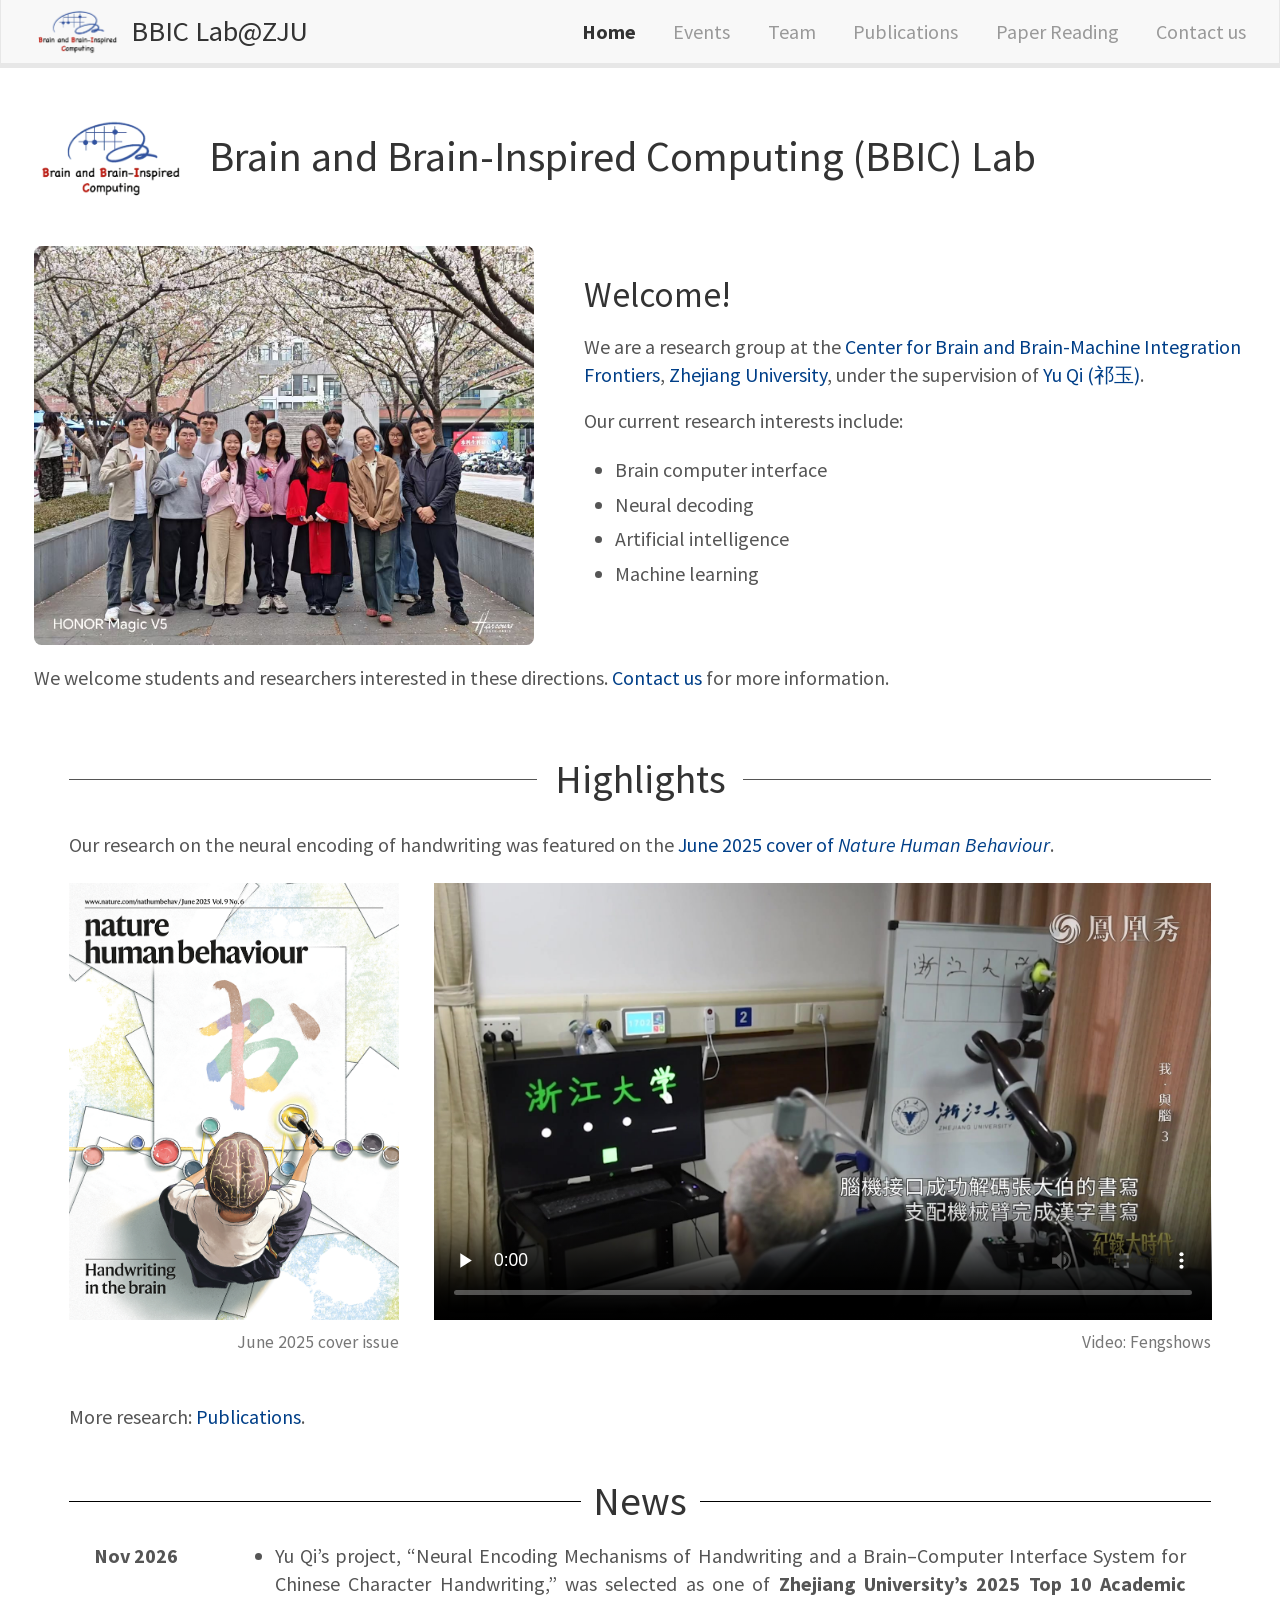
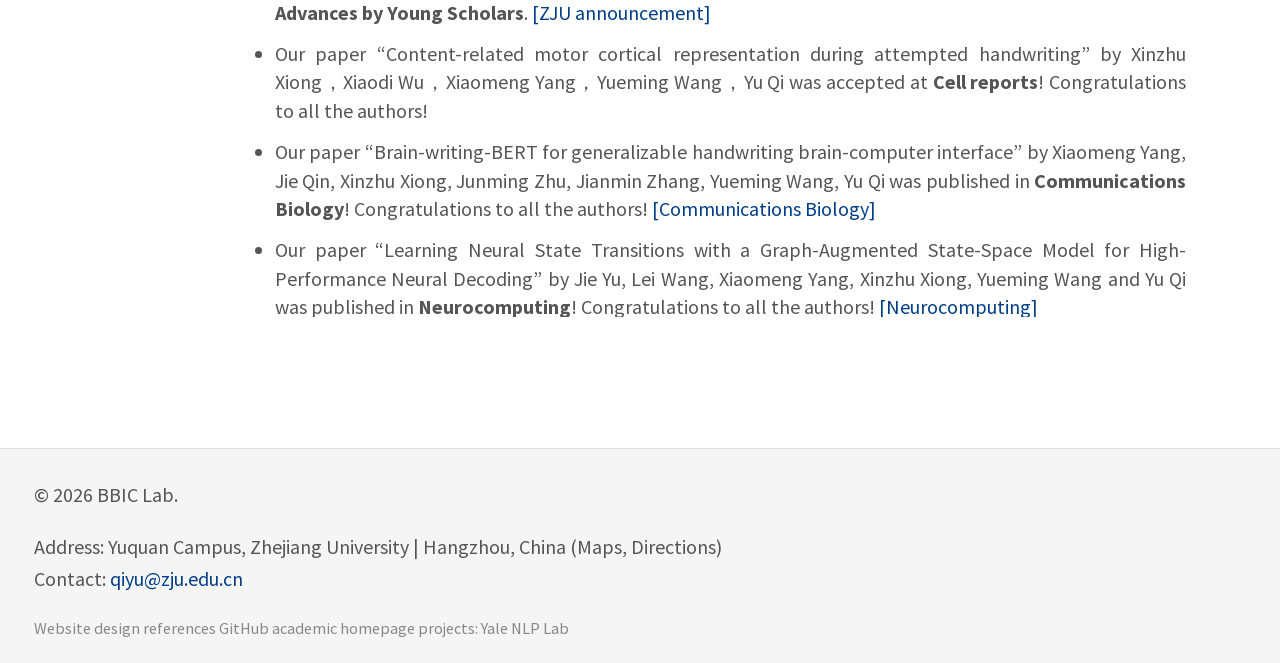
<file: index.html>
<!DOCTYPE html>
<html lang="en">
<head>
  <meta charset="utf-8">
  <meta name="viewport" content="width=device-width, initial-scale=1">
  <meta name="description" content="BBIC Lab: brain-computer interfaces, neural decoding, and brain-inspired intelligence.">
  <meta name="bbic-site-version" content="5dfc305300a6">
  <title>BBIC Lab — Home</title>
  <link rel="icon" type="image/x-icon" href="./assets/lab/favicon.ico">
  <link rel="icon" type="image/png" sizes="16x16" href="./assets/lab/favicon-16x16.png">
  <link rel="icon" type="image/png" sizes="32x32" href="./assets/lab/favicon-32x32.png">
  <link rel="stylesheet" href="./assets/lab/vendor/yale-lumen.css">
  <link rel="stylesheet" href="./assets/lab/lab.css?v=5eefea63ca54">
  <script src="./assets/lab/site.js?v=d4b0a9f51aa5" defer></script>
</head>
<body class="lab-site">
  <a class="skip-link" href="#main">Skip to content</a>
  <header>
    <nav class="navbar navbar-default navbar-fixed-top" aria-label="Main navigation">
      <div class="container-fluid">
        <div class="navbar-header">
          <button class="navbar-toggle collapsed" type="button" aria-controls="lab-navigation" aria-expanded="false" aria-label="Toggle navigation" data-nav-toggle>
            <span class="icon-bar"></span><span class="icon-bar"></span><span class="icon-bar"></span>
          </button>
          <a class="navbar-brand" href="./?v=5dfc305300a6">
            <img class="lab-logo" src="./assets/lab/bbic-logo.png" width="1375" height="809" alt="">
            <span>BBIC Lab@ZJU</span>
          </a>
        </div>
        <div class="collapse navbar-collapse" id="lab-navigation">
          <ul class="nav navbar-nav navbar-right">
            <li class="active"><a href="./?v=5dfc305300a6" aria-current="page">Home</a></li><li><a href="./events/?v=5dfc305300a6">Events</a></li><li><a href="./team/?v=5dfc305300a6">Team</a></li><li><a href="./publications/?v=5dfc305300a6">Publications</a></li><li><a href="./paper-reading/?v=5dfc305300a6">Paper Reading</a></li><li><a href="./opportunities/?v=5dfc305300a6">Contact us</a></li>
          </ul>
        </div>
      </div>
    </nav>
  </header>
  <main class="container-fluid lab-main" id="main">
    <section class="home-intro" aria-labelledby="lab-title">
      <header class="home-heading">
        <img class="home-heading-logo" src="assets/lab/bbic-logo.png" width="1375" height="809" alt="BBIC Lab logo">
        <h1 id="lab-title">Brain and Brain-Inspired Computing (BBIC) Lab</h1>
      </header>
      <div class="home-intro-content">
        <figure class="home-photo">
          <img src="assets/lab/lab-group.jpg" width="1352" height="1080" alt="BBIC Lab group photo">
        </figure>
        <h2 class="welcome-title">Welcome!</h2>
        <p>We are a research group at the
          <a href="http://www.bbmi.zju.edu.cn/">Center for Brain and Brain-Machine Integration Frontiers</a>,
          <a href="https://www.zju.edu.cn/english/">Zhejiang University</a>,
          under the supervision of <a href="yuqi/">Yu Qi (祁玉)</a>.</p>
        <p>Our current research interests include:</p>
        <ul class="research-areas"><li>Brain computer interface</li><li>Neural decoding</li><li>Artificial intelligence</li><li>Machine learning</li></ul>
        <p class="home-recruitment">We welcome students and researchers interested in these directions. <a href="./opportunities/?v=5dfc305300a6">Contact us</a> for more information.</p>
      </div>
    </section>
    <section class="research-feature" aria-labelledby="research-feature-title">
      <h2 class="line-through-title" id="research-feature-title"><span>Highlights</span></h2>
      <p class="research-feature-intro">Our research on the neural encoding of handwriting was featured on the
        <a href="https://www.nature.com/nathumbehav/volumes/9/issues/6">June 2025 cover of <em>Nature Human Behaviour</em></a>.</p>
      <div class="research-media">
      <figure class="research-cover">
        <a href="https://www.nature.com/nathumbehav/volumes/9/issues/6" aria-label="View the June 2025 Nature Human Behaviour cover issue">
          <img src="assets/lab/nature-human-behaviour-june-2025.png?v=d28f32dc34e9" width="827" height="1098" loading="lazy"
            alt="Nature Human Behaviour, June 2025 cover: Handwriting in the brain">
        </a>
        <figcaption><a href="https://www.nature.com/nathumbehav/volumes/9/issues/6">June 2025 cover issue</a></figcaption>
      </figure>
      <figure class="research-video">
        <video controls playsinline preload="none" width="1920" height="1080"
          poster="assets/lab/videos/recent-research-poster.jpg?v=3a0045e89f67" aria-label="BBIC Lab research video">
          <source src="assets/lab/videos/recent-research-1080p.mp4" type="video/mp4">
          Your browser does not support embedded video. <a href="assets/lab/videos/recent-research-1080p.mp4">Download the video</a>.
        </video>
        <figcaption>Video: <a href="https://www.fengshows.com/video/14ddc23a-3da1-4588-87b2-84bfd05ef2bc">Fengshows</a></figcaption>
      </figure>
      </div>
      <p class="research-more">More research: <a href="./publications/?v=5dfc305300a6">Publications</a>.</p>
    </section>
    <section class="news-block" aria-labelledby="news-title">
      <h2 class="line-through-title" id="news-title"><span>News</span></h2>
      <div class="news-scroll" role="region" aria-label="Lab news" tabindex="0">
        <dl class="news-list">
          <div class="news-entry">
            <dt>Nov 2026</dt>
            <dd><ul><li>Yu Qi’s project, “Neural Encoding Mechanisms of Handwriting and a Brain–Computer Interface System for Chinese Character Handwriting,” was selected as one of <strong>Zhejiang University’s 2025 Top 10 Academic Advances by Young Scholars</strong>. <a href="http://ac.zju.edu.cn/2026/1110/c16467a3225261/page.htm">[ZJU announcement]</a></li><li>Our paper “Content-related motor cortical representation during attempted handwriting” by Xinzhu Xiong，Xiaodi Wu，Xiaomeng Yang，Yueming Wang，Yu Qi was accepted at <strong>Cell reports</strong>! Congratulations to all the authors!</li><li>Our paper “Brain-writing-BERT for generalizable handwriting brain-computer interface” by Xiaomeng Yang, Jie Qin, Xinzhu Xiong, Junming Zhu, Jianmin Zhang, Yueming Wang, Yu Qi was published in <strong>Communications Biology</strong>! Congratulations to all the authors! <a href="https://www.nature.com/articles/s42003-026-11194-9_reference.pdf">[Communications Biology]</a></li><li>Our paper “Learning Neural State Transitions with a Graph-Augmented State-Space Model for High-Performance Neural Decoding” by Jie Yu, Lei Wang, Xiaomeng Yang, Xinzhu Xiong, Yueming Wang and Yu Qi was published in <strong>Neurocomputing</strong>! Congratulations to all the authors! <a href="https://www.sciencedirect.com/science/article/abs/pii/S0925231226029243">[Neurocomputing]</a></li></ul></dd>
          </div>
          <div class="news-entry">
            <dt>Oct 2026</dt>
            <dd><ul><li>Our paper “Improving Neural Decoding Performance for Language BCIs by Explicitly Modeling Context-Induced Noise” by Yao Jia, Xianhan Tan, Binli Luo, Yueming Wang, and Yu Qi was accepted at <strong>NeurIPS 2026</strong>! Congratulations to all the authors! <a href="https://neurips.cc/virtual/2026/loc/sydney/poster/148927">[NeurIPS]</a></li></ul></dd>
          </div>
        </dl>
      </div>
    </section>
  </main>
  <footer class="lab-footer">
    <div class="container-fluid">
      <p>© 2026 BBIC Lab.</p>
      <p>Address: Yuquan Campus, <a href="https://www.zju.edu.cn/english/">Zhejiang University</a> | Hangzhou, China
        (<a href="https://www.google.com/maps/search/?api=1&amp;query=Yuquan+Campus%2C+Zhejiang+University%2C+Hangzhou%2C+China" target="_blank" rel="noopener noreferrer">Maps</a>,
        <a href="https://www.google.com/maps/dir/?api=1&amp;destination=Yuquan+Campus%2C+Zhejiang+University%2C+Hangzhou%2C+China" target="_blank" rel="noopener noreferrer">Directions</a>)<br>
        Contact: <a href="mailto:qiyu@zju.edu.cn">qiyu@zju.edu.cn</a></p>
      <p class="design-credit">Website design references GitHub academic homepage projects:
        <a href="https://github.com/yale-nlp/yale-nlp.github.io">Yale NLP Lab</a></p>
    </div>
  </footer>
</body>
</html>
</file>
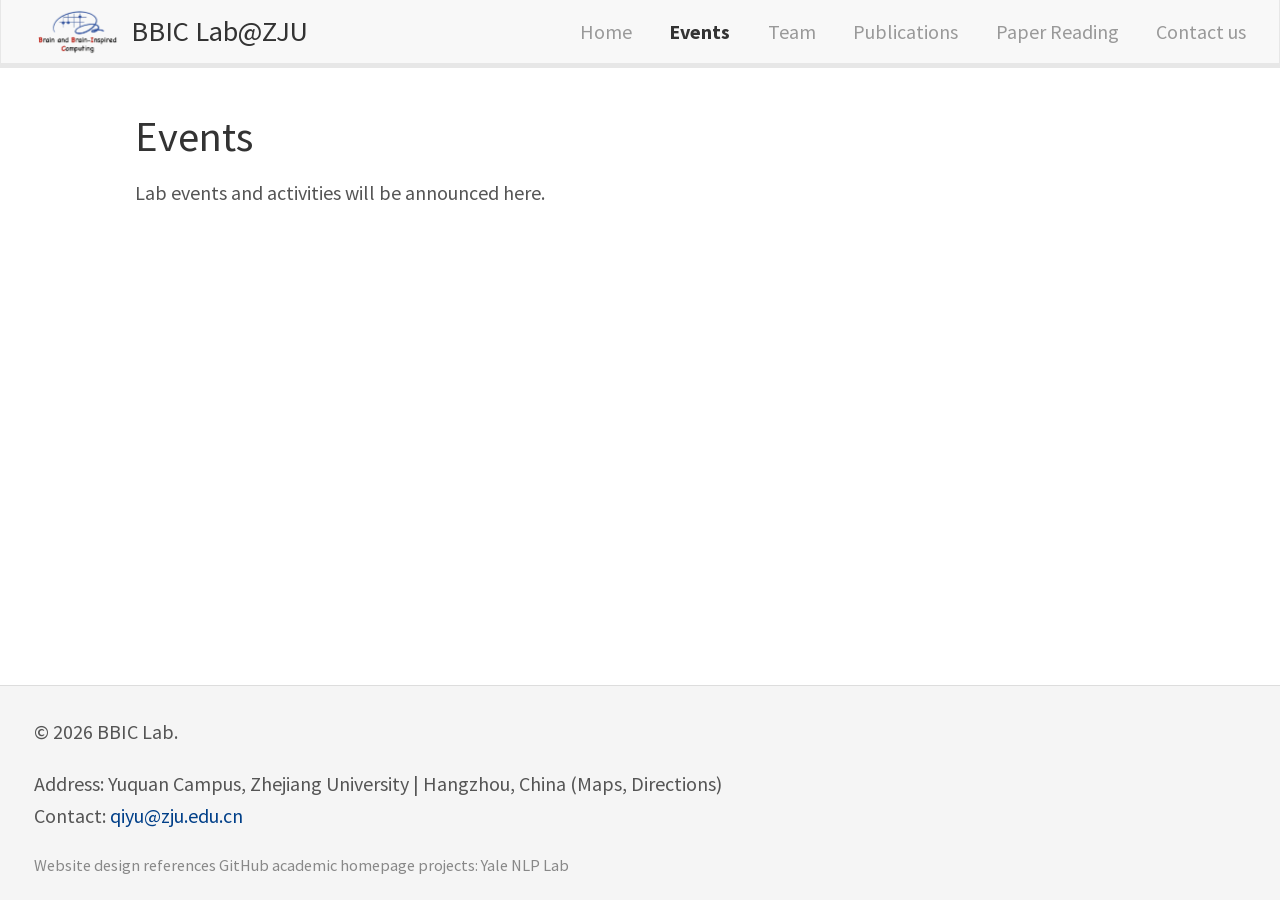
<file: events/index.html>
<!DOCTYPE html>
<html lang="en">
<head>
  <meta charset="utf-8">
  <meta name="viewport" content="width=device-width, initial-scale=1">
  <meta name="description" content="Events and activities at BBIC Lab.">
  <meta name="bbic-site-version" content="5dfc305300a6">
  <title>BBIC Lab — Events</title>
  <link rel="icon" type="image/x-icon" href="../assets/lab/favicon.ico">
  <link rel="icon" type="image/png" sizes="16x16" href="../assets/lab/favicon-16x16.png">
  <link rel="icon" type="image/png" sizes="32x32" href="../assets/lab/favicon-32x32.png">
  <link rel="stylesheet" href="../assets/lab/vendor/yale-lumen.css">
  <link rel="stylesheet" href="../assets/lab/lab.css?v=5eefea63ca54">
  <script src="../assets/lab/site.js?v=d4b0a9f51aa5" defer></script>
</head>
<body class="lab-site">
  <a class="skip-link" href="#main">Skip to content</a>
  <header>
    <nav class="navbar navbar-default navbar-fixed-top" aria-label="Main navigation">
      <div class="container-fluid">
        <div class="navbar-header">
          <button class="navbar-toggle collapsed" type="button" aria-controls="lab-navigation" aria-expanded="false" aria-label="Toggle navigation" data-nav-toggle>
            <span class="icon-bar"></span><span class="icon-bar"></span><span class="icon-bar"></span>
          </button>
          <a class="navbar-brand" href="../?v=5dfc305300a6">
            <img class="lab-logo" src="../assets/lab/bbic-logo.png" width="1375" height="809" alt="">
            <span>BBIC Lab@ZJU</span>
          </a>
        </div>
        <div class="collapse navbar-collapse" id="lab-navigation">
          <ul class="nav navbar-nav navbar-right">
            <li><a href="../?v=5dfc305300a6">Home</a></li><li class="active"><a href="../events/?v=5dfc305300a6" aria-current="page">Events</a></li><li><a href="../team/?v=5dfc305300a6">Team</a></li><li><a href="../publications/?v=5dfc305300a6">Publications</a></li><li><a href="../paper-reading/?v=5dfc305300a6">Paper Reading</a></li><li><a href="../opportunities/?v=5dfc305300a6">Contact us</a></li>
          </ul>
        </div>
      </div>
    </nav>
  </header>
  <main class="container-fluid lab-main" id="main">
    <section class="page-copy events-page" aria-labelledby="events-title">
      <h1 id="events-title">Events</h1>
      <p>Lab events and activities will be announced here.</p>
    </section>
  </main>
  <footer class="lab-footer">
    <div class="container-fluid">
      <p>© 2026 BBIC Lab.</p>
      <p>Address: Yuquan Campus, <a href="https://www.zju.edu.cn/english/">Zhejiang University</a> | Hangzhou, China
        (<a href="https://www.google.com/maps/search/?api=1&amp;query=Yuquan+Campus%2C+Zhejiang+University%2C+Hangzhou%2C+China" target="_blank" rel="noopener noreferrer">Maps</a>,
        <a href="https://www.google.com/maps/dir/?api=1&amp;destination=Yuquan+Campus%2C+Zhejiang+University%2C+Hangzhou%2C+China" target="_blank" rel="noopener noreferrer">Directions</a>)<br>
        Contact: <a href="mailto:qiyu@zju.edu.cn">qiyu@zju.edu.cn</a></p>
      <p class="design-credit">Website design references GitHub academic homepage projects:
        <a href="https://github.com/yale-nlp/yale-nlp.github.io">Yale NLP Lab</a></p>
    </div>
  </footer>
</body>
</html>
</file>
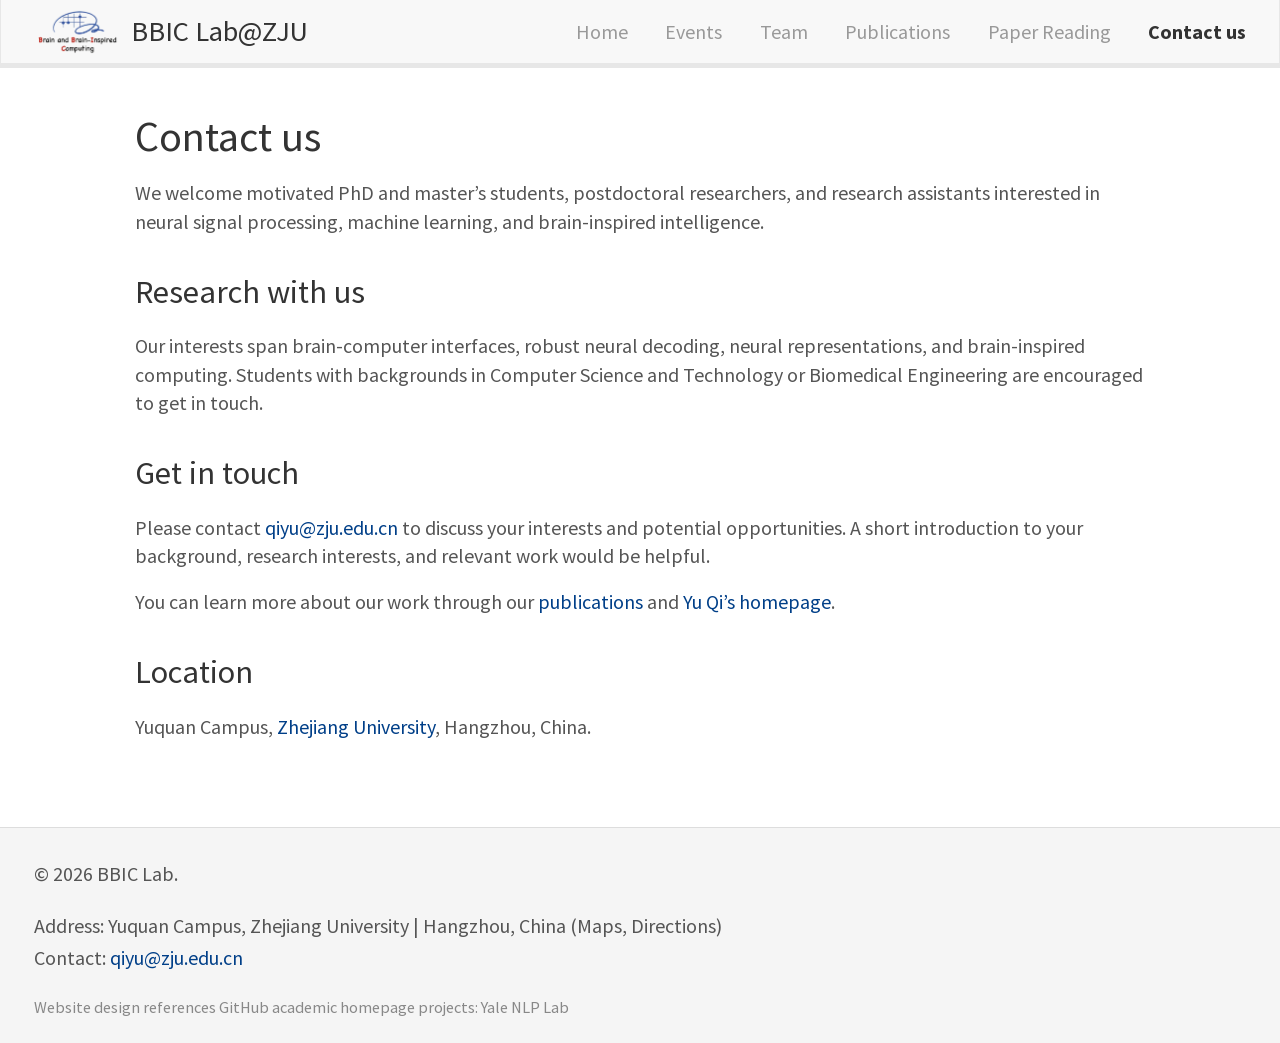
<file: opportunities/index.html>
<!DOCTYPE html>
<html lang="en">
<head>
  <meta charset="utf-8">
  <meta name="viewport" content="width=device-width, initial-scale=1">
  <meta name="description" content="Contact BBIC Lab about research opportunities and collaborations.">
  <meta name="bbic-site-version" content="5dfc305300a6">
  <title>BBIC Lab — Contact Us</title>
  <link rel="icon" type="image/x-icon" href="../assets/lab/favicon.ico">
  <link rel="icon" type="image/png" sizes="16x16" href="../assets/lab/favicon-16x16.png">
  <link rel="icon" type="image/png" sizes="32x32" href="../assets/lab/favicon-32x32.png">
  <link rel="stylesheet" href="../assets/lab/vendor/yale-lumen.css">
  <link rel="stylesheet" href="../assets/lab/lab.css?v=5eefea63ca54">
  <script src="../assets/lab/site.js?v=d4b0a9f51aa5" defer></script>
</head>
<body class="lab-site">
  <a class="skip-link" href="#main">Skip to content</a>
  <header>
    <nav class="navbar navbar-default navbar-fixed-top" aria-label="Main navigation">
      <div class="container-fluid">
        <div class="navbar-header">
          <button class="navbar-toggle collapsed" type="button" aria-controls="lab-navigation" aria-expanded="false" aria-label="Toggle navigation" data-nav-toggle>
            <span class="icon-bar"></span><span class="icon-bar"></span><span class="icon-bar"></span>
          </button>
          <a class="navbar-brand" href="../?v=5dfc305300a6">
            <img class="lab-logo" src="../assets/lab/bbic-logo.png" width="1375" height="809" alt="">
            <span>BBIC Lab@ZJU</span>
          </a>
        </div>
        <div class="collapse navbar-collapse" id="lab-navigation">
          <ul class="nav navbar-nav navbar-right">
            <li><a href="../?v=5dfc305300a6">Home</a></li><li><a href="../events/?v=5dfc305300a6">Events</a></li><li><a href="../team/?v=5dfc305300a6">Team</a></li><li><a href="../publications/?v=5dfc305300a6">Publications</a></li><li><a href="../paper-reading/?v=5dfc305300a6">Paper Reading</a></li><li class="active"><a href="../opportunities/?v=5dfc305300a6" aria-current="page">Contact us</a></li>
          </ul>
        </div>
      </div>
    </nav>
  </header>
  <main class="container-fluid lab-main" id="main">
    <section class="page-copy opportunities-page" aria-labelledby="contact-title">
      <h1 id="contact-title">Contact us</h1>
      <p>We welcome motivated PhD and master’s students, postdoctoral researchers, and research assistants
        interested in neural signal processing, machine learning, and brain-inspired intelligence.</p>
      <h2>Research with us</h2>
      <p>Our interests span brain-computer interfaces, robust neural decoding, neural representations,
        and brain-inspired computing. Students with backgrounds in Computer Science and Technology
        or Biomedical Engineering are encouraged to get in touch.</p>
      <h2>Get in touch</h2>
      <p>Please contact <a href="mailto:qiyu@zju.edu.cn">qiyu@zju.edu.cn</a> to discuss your interests and potential opportunities.
        A short introduction to your background, research interests, and relevant work would be helpful.</p>
      <p>You can learn more about our work through our <a href="../publications/?v=5dfc305300a6">publications</a>
        and <a href="../yuqi/">Yu Qi’s homepage</a>.</p>
      <h2>Location</h2>
      <p>Yuquan Campus, <a href="https://www.zju.edu.cn/english/">Zhejiang University</a>, Hangzhou, China.</p>
    </section>
  </main>
  <footer class="lab-footer">
    <div class="container-fluid">
      <p>© 2026 BBIC Lab.</p>
      <p>Address: Yuquan Campus, <a href="https://www.zju.edu.cn/english/">Zhejiang University</a> | Hangzhou, China
        (<a href="https://www.google.com/maps/search/?api=1&amp;query=Yuquan+Campus%2C+Zhejiang+University%2C+Hangzhou%2C+China" target="_blank" rel="noopener noreferrer">Maps</a>,
        <a href="https://www.google.com/maps/dir/?api=1&amp;destination=Yuquan+Campus%2C+Zhejiang+University%2C+Hangzhou%2C+China" target="_blank" rel="noopener noreferrer">Directions</a>)<br>
        Contact: <a href="mailto:qiyu@zju.edu.cn">qiyu@zju.edu.cn</a></p>
      <p class="design-credit">Website design references GitHub academic homepage projects:
        <a href="https://github.com/yale-nlp/yale-nlp.github.io">Yale NLP Lab</a></p>
    </div>
  </footer>
</body>
</html>
</file>
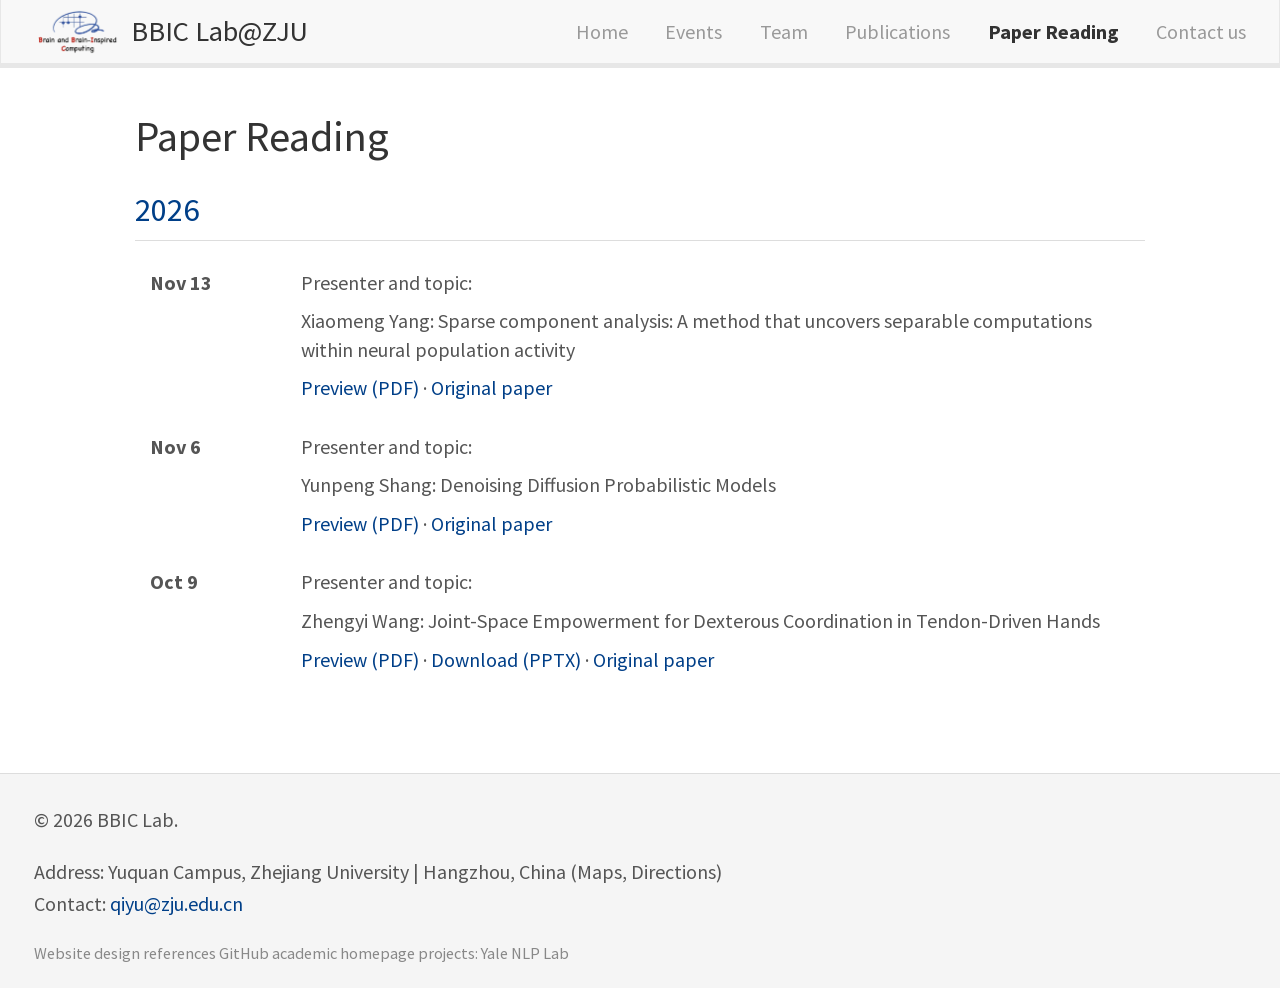
<file: paper-reading/index.html>
<!DOCTYPE html>
<html lang="en">
<head>
  <meta charset="utf-8">
  <meta name="viewport" content="width=device-width, initial-scale=1">
  <meta name="description" content="Paper-reading sessions and presentation materials at BBIC Lab.">
  <meta name="bbic-site-version" content="5dfc305300a6">
  <title>BBIC Lab — Paper Reading</title>
  <link rel="icon" type="image/x-icon" href="../assets/lab/favicon.ico">
  <link rel="icon" type="image/png" sizes="16x16" href="../assets/lab/favicon-16x16.png">
  <link rel="icon" type="image/png" sizes="32x32" href="../assets/lab/favicon-32x32.png">
  <link rel="stylesheet" href="../assets/lab/vendor/yale-lumen.css">
  <link rel="stylesheet" href="../assets/lab/lab.css?v=5eefea63ca54">
  <script src="../assets/lab/site.js?v=d4b0a9f51aa5" defer></script>
</head>
<body class="lab-site">
  <a class="skip-link" href="#main">Skip to content</a>
  <header>
    <nav class="navbar navbar-default navbar-fixed-top" aria-label="Main navigation">
      <div class="container-fluid">
        <div class="navbar-header">
          <button class="navbar-toggle collapsed" type="button" aria-controls="lab-navigation" aria-expanded="false" aria-label="Toggle navigation" data-nav-toggle>
            <span class="icon-bar"></span><span class="icon-bar"></span><span class="icon-bar"></span>
          </button>
          <a class="navbar-brand" href="../?v=5dfc305300a6">
            <img class="lab-logo" src="../assets/lab/bbic-logo.png" width="1375" height="809" alt="">
            <span>BBIC Lab@ZJU</span>
          </a>
        </div>
        <div class="collapse navbar-collapse" id="lab-navigation">
          <ul class="nav navbar-nav navbar-right">
            <li><a href="../?v=5dfc305300a6">Home</a></li><li><a href="../events/?v=5dfc305300a6">Events</a></li><li><a href="../team/?v=5dfc305300a6">Team</a></li><li><a href="../publications/?v=5dfc305300a6">Publications</a></li><li class="active"><a href="../paper-reading/?v=5dfc305300a6" aria-current="page">Paper Reading</a></li><li><a href="../opportunities/?v=5dfc305300a6">Contact us</a></li>
          </ul>
        </div>
      </div>
    </nav>
  </header>
  <main class="container-fluid lab-main" id="main">
    <section class="page-copy paper-reading-page" aria-labelledby="paper-reading-title">
      <h1 id="paper-reading-title">Paper Reading</h1>
      <section class="reading-year" aria-labelledby="reading-year-2026">
        <h2 class="reading-year-heading" id="reading-year-2026">2026</h2>
        <dl class="sharing-list">
        <div class="sharing-entry">
          <dt>Nov 13</dt>
          <dd>
            <p>Presenter and topic:</p>
            <p><span lang="zh-CN">Xiaomeng Yang</span>: Sparse component analysis: A method that uncovers separable computations within neural population activity</p>
            <p><a href="../assets/lab/paper-sharing/SCA-yang-xiaomeng.pdf" target="_blank" rel="noopener">Preview (PDF)</a> ·
              <a href="https://www.sciencedirect.com/science/article/pii/S0896627326004149">Original paper</a></p>
          </dd>
        </div>
        <div class="sharing-entry">
          <dt>Nov 6</dt>
          <dd>
            <p>Presenter and topic:</p>
            <p><span lang="zh-CN">Yunpeng Shang</span>: Denoising Diffusion Probabilistic Models</p>
            <p><a href="../assets/lab/paper-sharing/ddpm-shang-yunpeng.pdf" target="_blank" rel="noopener">Preview (PDF)</a> ·
              <a href="https://arxiv.org/abs/2006.11239">Original paper</a></p>
          </dd>
        </div>
        <div class="sharing-entry">
          <dt>Oct 9</dt>
          <dd>
            <p>Presenter and topic:</p>
            <p><span lang="zh-CN">Zhengyi Wang</span>: Joint-Space Empowerment for Dexterous Coordination in Tendon-Driven Hands</p>
            <p><a href="../assets/lab/paper-sharing/jose-wang-zhengyi.pdf" target="_blank" rel="noopener">Preview (PDF)</a> · <a href="../assets/lab/paper-sharing/jose-wang-zhengyi.pptx" download>Download (PPTX)</a> ·
              <a href="https://proceedings.mlr.press/v306/heald26a.html">Original paper</a></p>
          </dd>
        </div>
        </dl>
      </section>
    </section>
  </main>
  <footer class="lab-footer">
    <div class="container-fluid">
      <p>© 2026 BBIC Lab.</p>
      <p>Address: Yuquan Campus, <a href="https://www.zju.edu.cn/english/">Zhejiang University</a> | Hangzhou, China
        (<a href="https://www.google.com/maps/search/?api=1&amp;query=Yuquan+Campus%2C+Zhejiang+University%2C+Hangzhou%2C+China" target="_blank" rel="noopener noreferrer">Maps</a>,
        <a href="https://www.google.com/maps/dir/?api=1&amp;destination=Yuquan+Campus%2C+Zhejiang+University%2C+Hangzhou%2C+China" target="_blank" rel="noopener noreferrer">Directions</a>)<br>
        Contact: <a href="mailto:qiyu@zju.edu.cn">qiyu@zju.edu.cn</a></p>
      <p class="design-credit">Website design references GitHub academic homepage projects:
        <a href="https://github.com/yale-nlp/yale-nlp.github.io">Yale NLP Lab</a></p>
    </div>
  </footer>
</body>
</html>
</file>
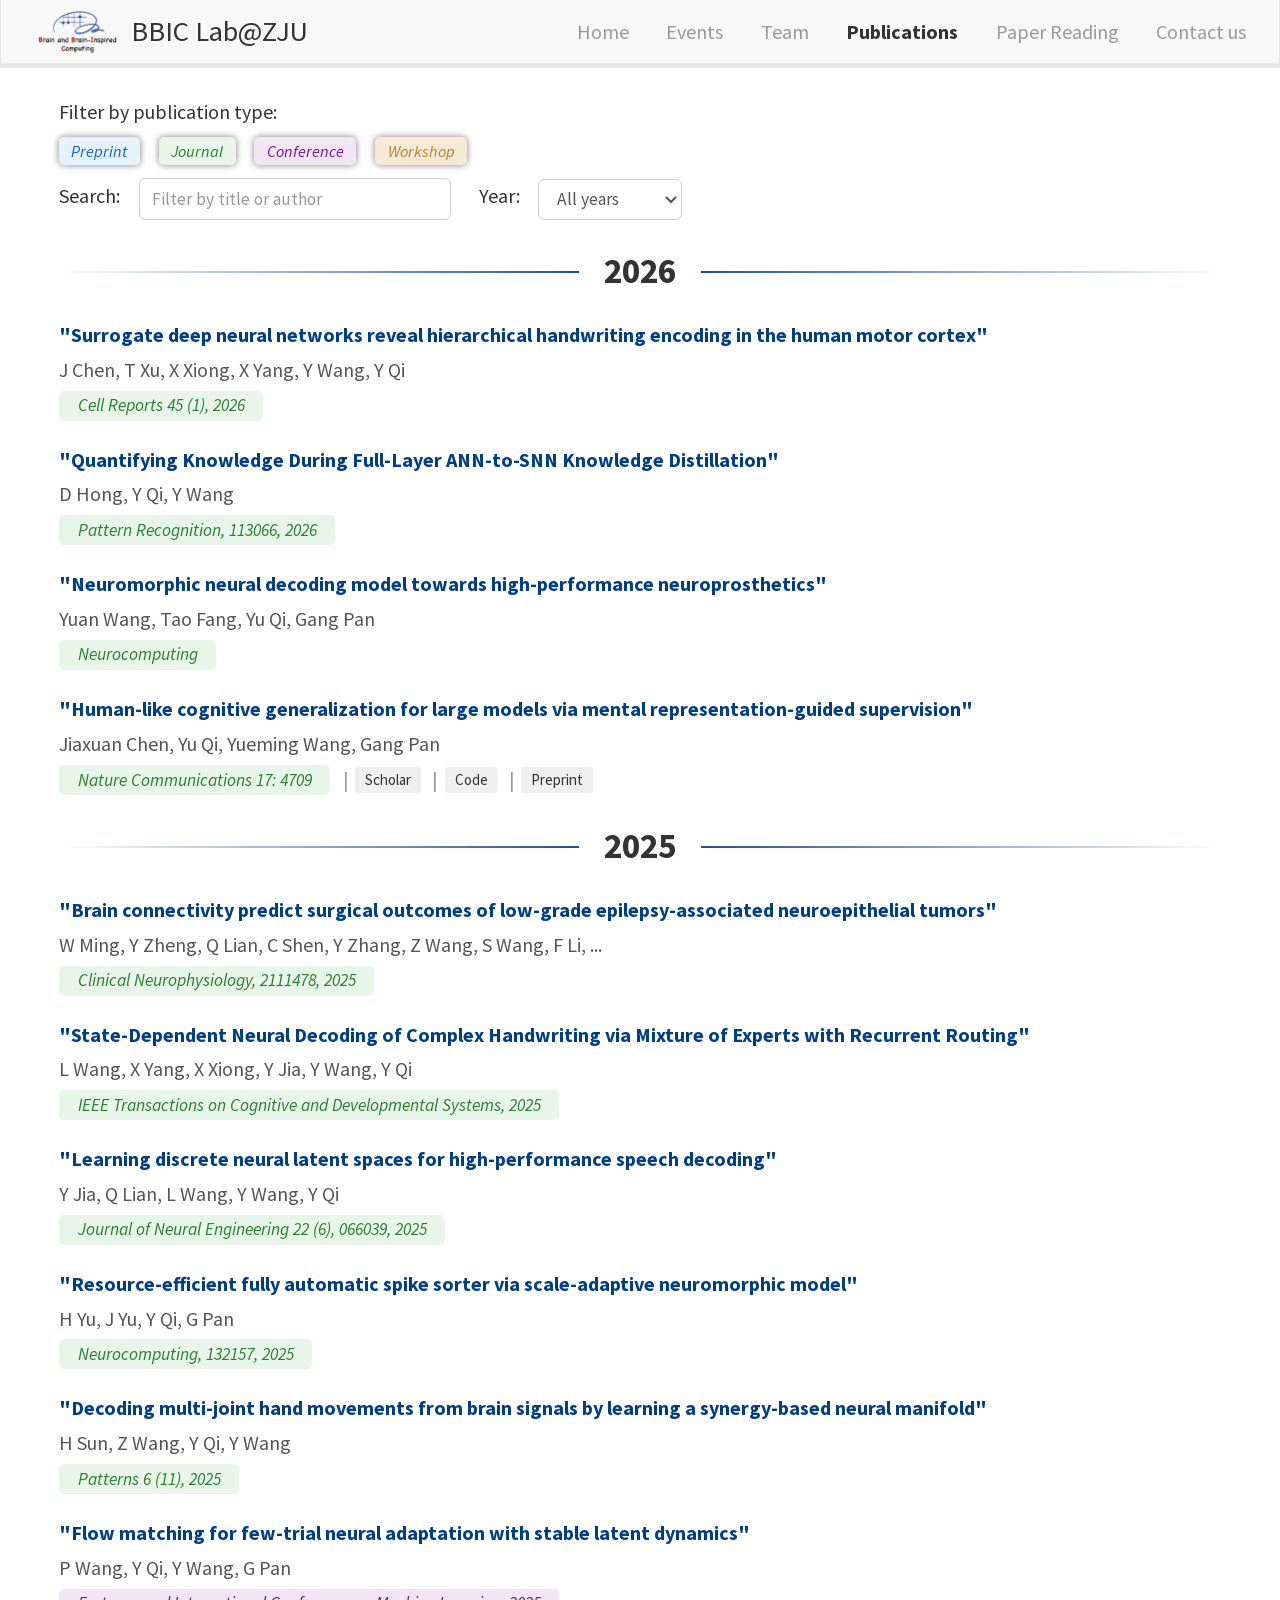
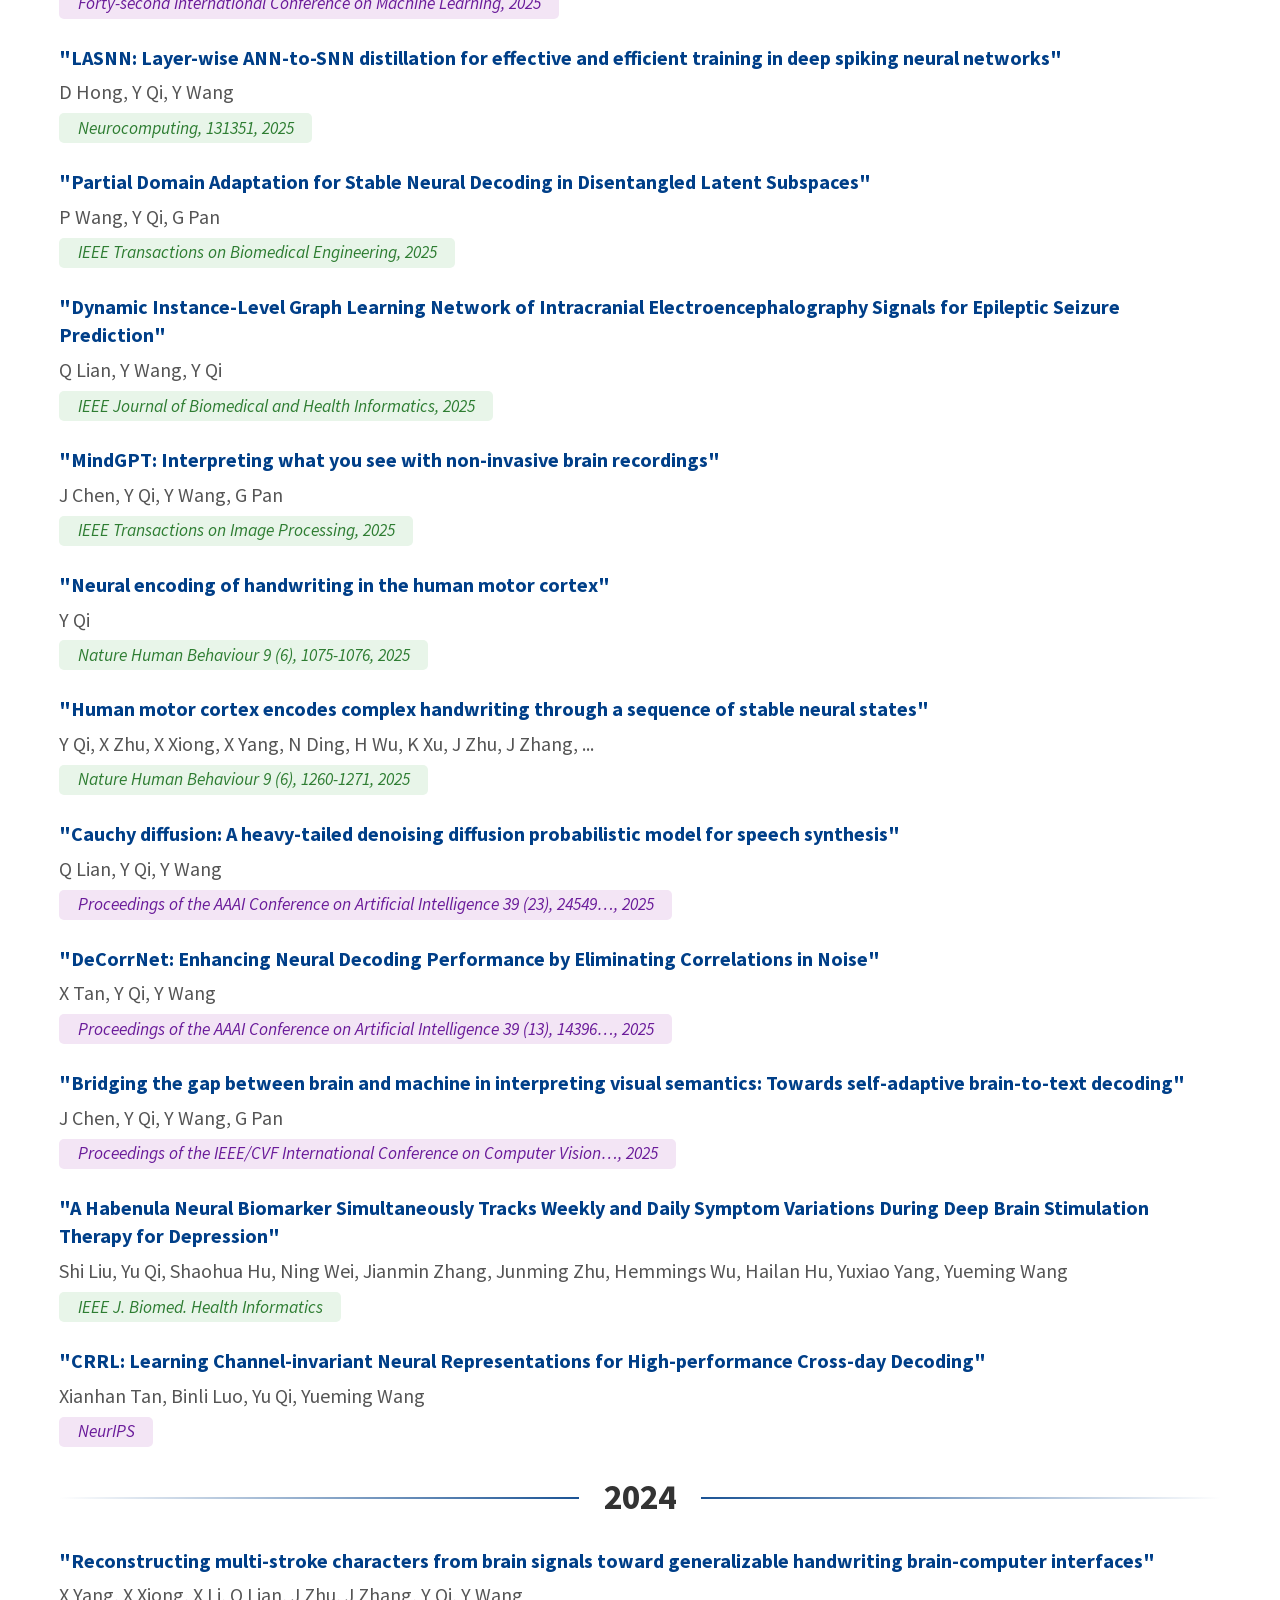
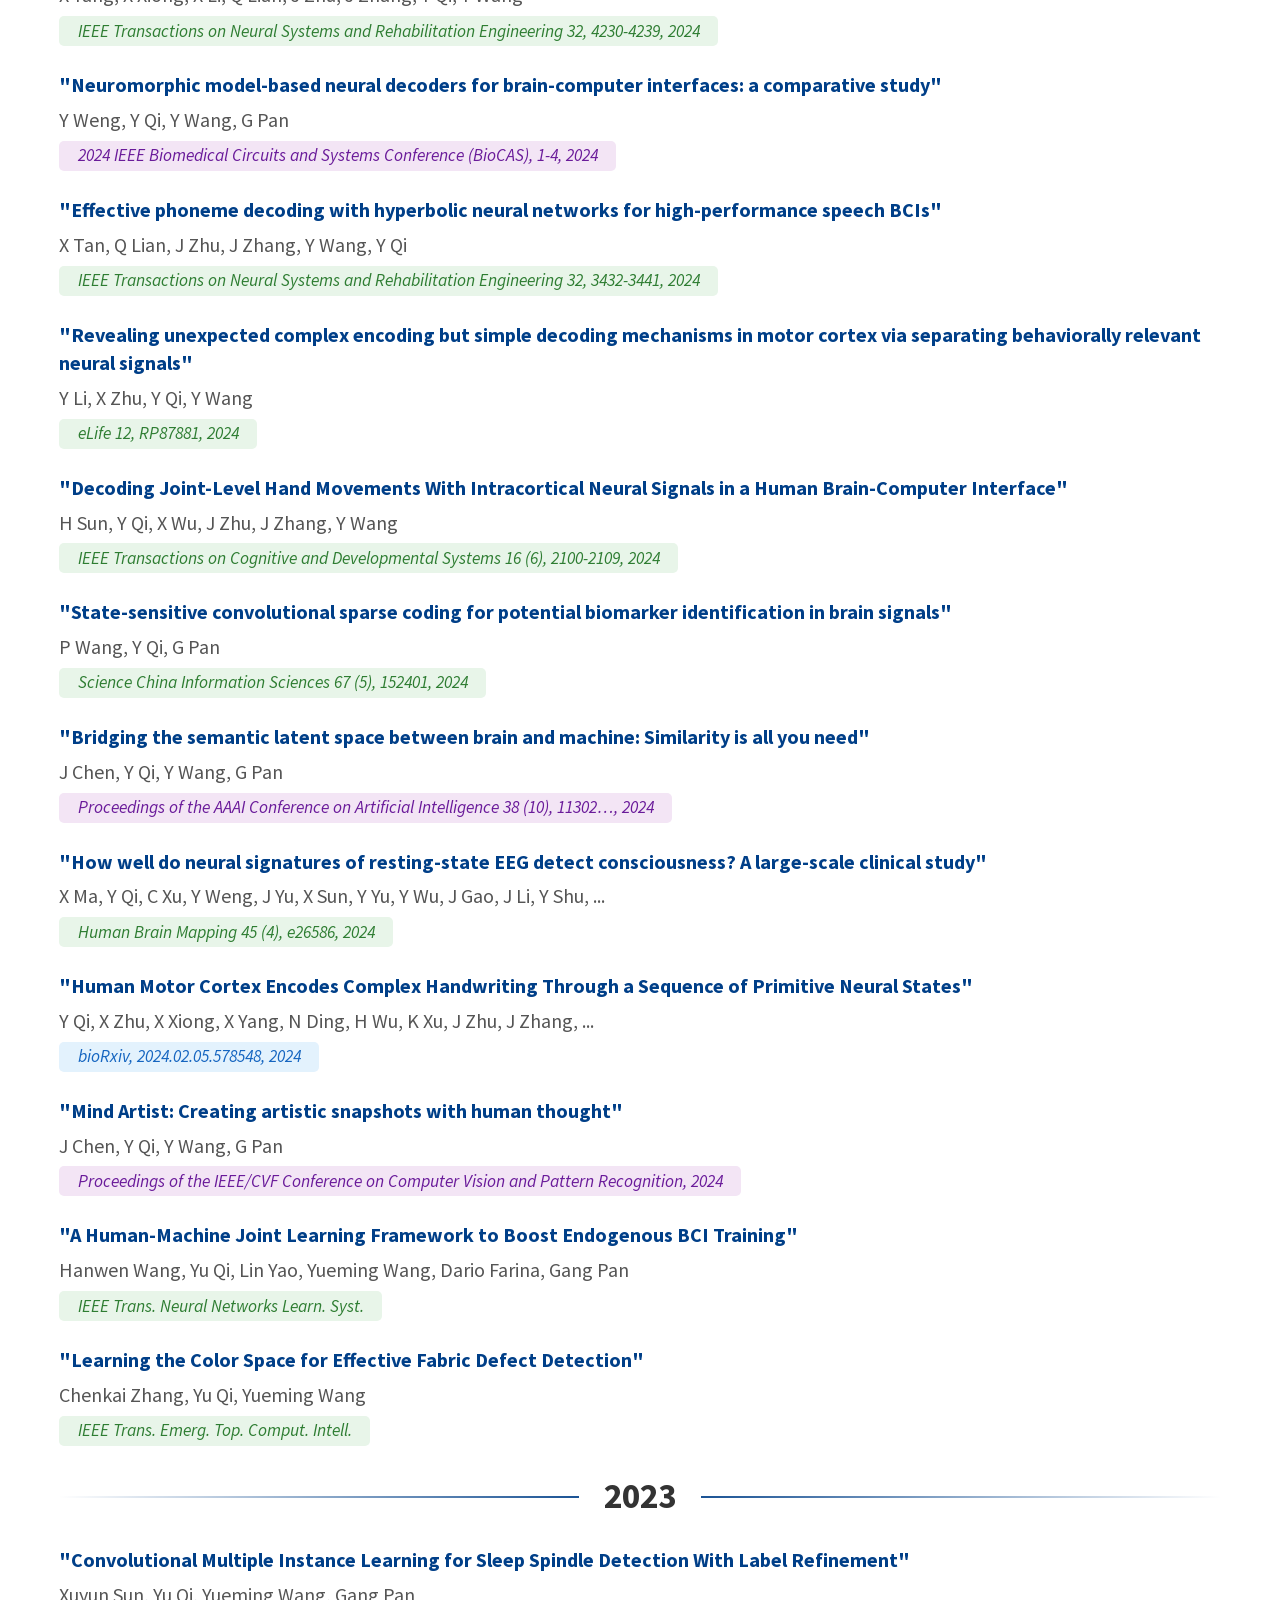
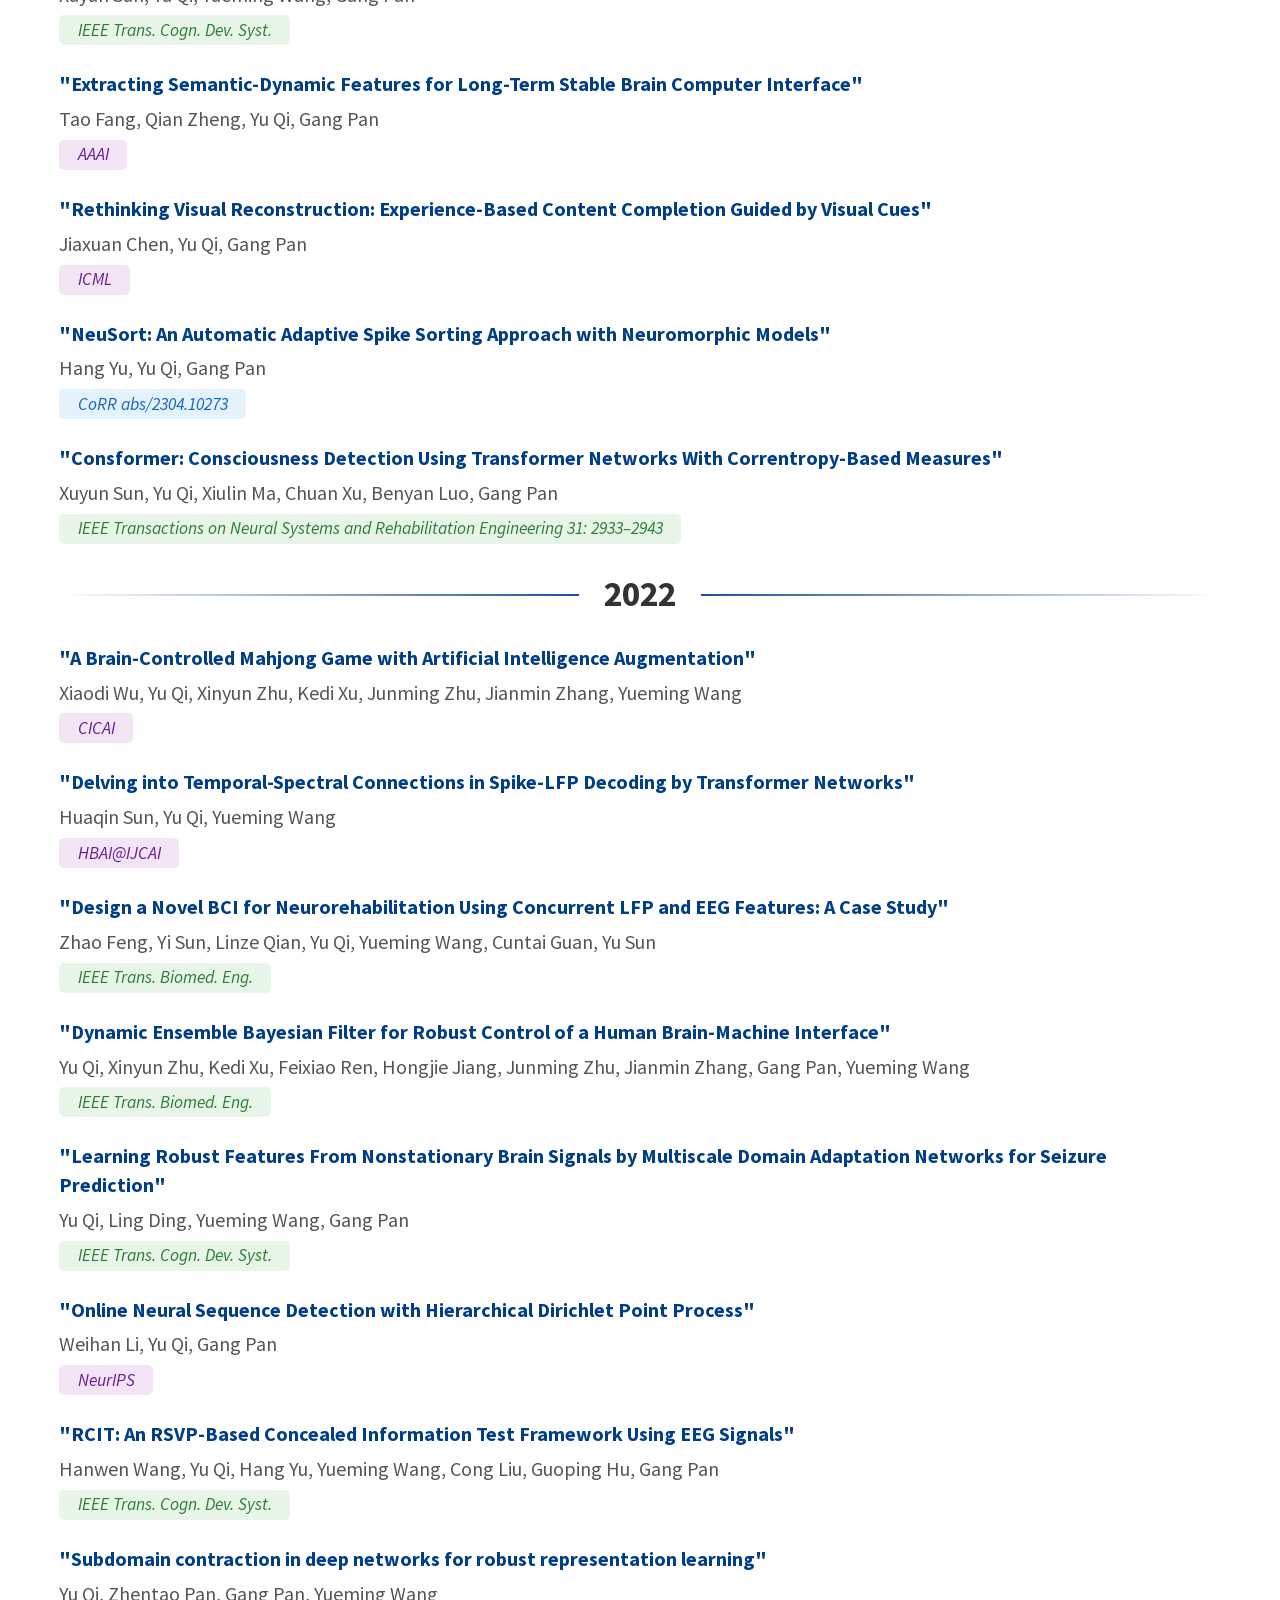
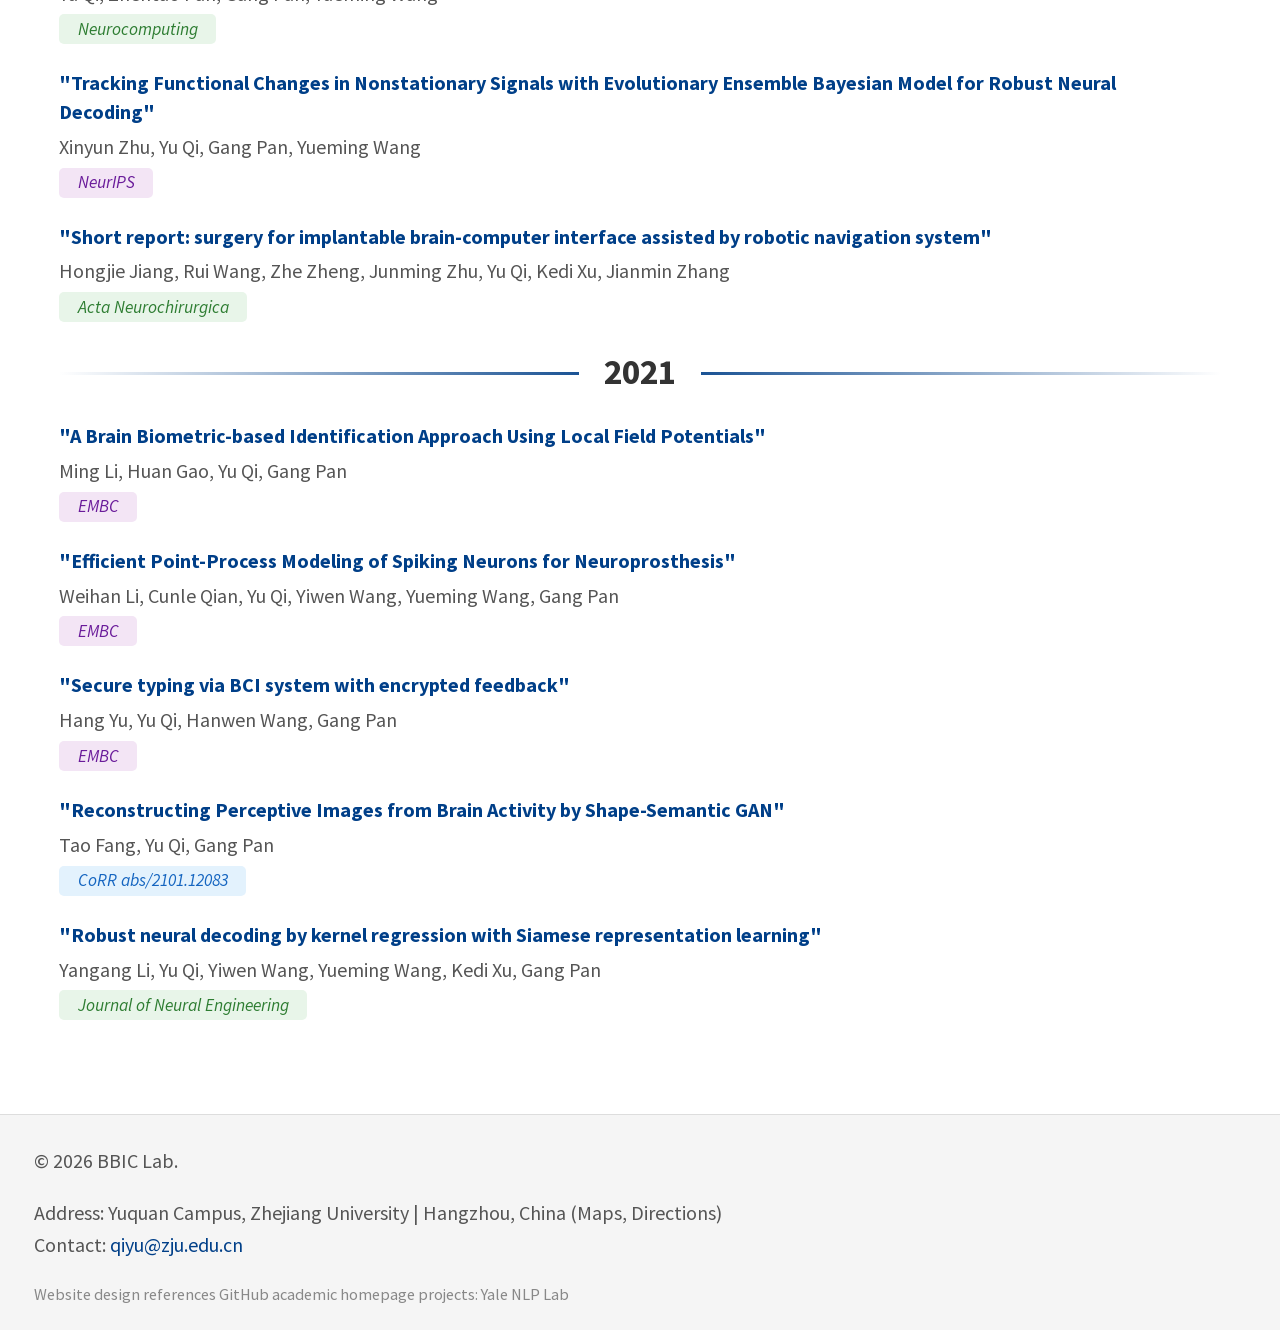
<file: publications/index.html>
<!DOCTYPE html>
<html lang="en">
<head>
  <meta charset="utf-8">
  <meta name="viewport" content="width=device-width, initial-scale=1">
  <meta name="description" content="Research publications by Yu Qi and collaborators, grouped by year from 2021 onward.">
  <meta name="bbic-site-version" content="5dfc305300a6">
  <title>BBIC Lab — Publications</title>
  <link rel="icon" type="image/x-icon" href="../assets/lab/favicon.ico">
  <link rel="icon" type="image/png" sizes="16x16" href="../assets/lab/favicon-16x16.png">
  <link rel="icon" type="image/png" sizes="32x32" href="../assets/lab/favicon-32x32.png">
  <link rel="stylesheet" href="../assets/lab/vendor/yale-lumen.css">
  <link rel="stylesheet" href="../assets/lab/lab.css?v=5eefea63ca54">
  <link rel="stylesheet" href="../assets/lab/vendor/yale-publications.css?v=bfa76663a4bd">
  <script src="../assets/lab/site.js?v=d4b0a9f51aa5" defer></script>
</head>
<body class="lab-site">
  <a class="skip-link" href="#main">Skip to content</a>
  <header>
    <nav class="navbar navbar-default navbar-fixed-top" aria-label="Main navigation">
      <div class="container-fluid">
        <div class="navbar-header">
          <button class="navbar-toggle collapsed" type="button" aria-controls="lab-navigation" aria-expanded="false" aria-label="Toggle navigation" data-nav-toggle>
            <span class="icon-bar"></span><span class="icon-bar"></span><span class="icon-bar"></span>
          </button>
          <a class="navbar-brand" href="../?v=5dfc305300a6">
            <img class="lab-logo" src="../assets/lab/bbic-logo.png" width="1375" height="809" alt="">
            <span>BBIC Lab@ZJU</span>
          </a>
        </div>
        <div class="collapse navbar-collapse" id="lab-navigation">
          <ul class="nav navbar-nav navbar-right">
            <li><a href="../?v=5dfc305300a6">Home</a></li><li><a href="../events/?v=5dfc305300a6">Events</a></li><li><a href="../team/?v=5dfc305300a6">Team</a></li><li class="active"><a href="../publications/?v=5dfc305300a6" aria-current="page">Publications</a></li><li><a href="../paper-reading/?v=5dfc305300a6">Paper Reading</a></li><li><a href="../opportunities/?v=5dfc305300a6">Contact us</a></li>
          </ul>
        </div>
      </div>
    </nav>
  </header>
  <main class="container-fluid lab-main" id="main">
    <section class="publication-page" aria-labelledby="publications-title">
      <h1 class="sr-only" id="publications-title">Publications, 2021 onward</h1>
      <form class="publication-filters" role="search" aria-label="Filter publications" data-publication-filters hidden>
        <div id="publication-type-filter" role="group" aria-labelledby="publication-type-label">
          <h5 id="publication-type-label">Filter by publication type:</h5>
          <input class="publication-type-checkbox" type="checkbox" id="type-preprint" value="preprint" data-publication-type checked>
          <label class="publication-type-label publication-type-label-preprint" for="type-preprint">Preprint</label>
          <input class="publication-type-checkbox" type="checkbox" id="type-journal" value="journal" data-publication-type checked>
          <label class="publication-type-label publication-type-label-journal" for="type-journal">Journal</label>
          <input class="publication-type-checkbox" type="checkbox" id="type-conference" value="conference" data-publication-type checked>
          <label class="publication-type-label publication-type-label-conference" for="type-conference">Conference</label>
          <input class="publication-type-checkbox" type="checkbox" id="type-workshop" value="workshop" data-publication-type checked>
          <label class="publication-type-label publication-type-label-workshop" for="type-workshop">Workshop</label>
        </div>
        <div id="search-filter">
          <div class="publication-filter-field publication-search-field">
            <h5><label for="publication-search">Search:</label></h5>
            <input id="publication-search" type="search" placeholder="Filter by title or author" autocomplete="off">
          </div>
          <div class="publication-filter-field">
            <h5><label for="publication-year">Year:</label></h5>
            <select id="publication-year">
              <option value="all">All years</option><option value="2026">2026</option><option value="2025">2025</option><option value="2024">2024</option><option value="2023">2023</option><option value="2022">2022</option><option value="2021">2021</option>
            </select>
          </div>
        </div>
      </form>
      <p class="sr-only" role="status" aria-live="polite" aria-atomic="true" data-publication-count>53 publications</p>
      <p class="empty-results" data-empty-results hidden>No publications match your search. Try another term or year.</p>
      <section class="publication-year" data-year="2026" aria-labelledby="year-2026">
        <h2 class="line-through-title" id="year-2026"><span>2026</span></h2>
        <ul class="publication-list">          <li class="publication-item" data-publication data-type="journal" data-search="Surrogate deep neural networks reveal hierarchical handwriting encoding in the human motor cortex J Chen, T Xu, X Xiong, X Yang, Y Wang, Y Qi">
            <div class="publication-title-container">
              <a class="publication-title" href="https://linkinghub.elsevier.com/retrieve/pii/S2211124725016092">&quot;Surrogate deep neural networks reveal hierarchical handwriting encoding in the human motor cortex&quot;</a>
            </div>
            <span class="publication-authors">J Chen, T Xu, X Xiong, X Yang, Y Wang, Y Qi</span>
            <div class="publication-venue-categories">
              <span class="publication-venue publication-venue-journal">Cell Reports 45 (1), 2026</span>
            </div>
          </li>          <li class="publication-item" data-publication data-type="journal" data-search="Quantifying Knowledge During Full-Layer ANN-to-SNN Knowledge Distillation D Hong, Y Qi, Y Wang">
            <div class="publication-title-container">
              <a class="publication-title" href="https://linkinghub.elsevier.com/retrieve/pii/S0031320326000294">&quot;Quantifying Knowledge During Full-Layer ANN-to-SNN Knowledge Distillation&quot;</a>
            </div>
            <span class="publication-authors">D Hong, Y Qi, Y Wang</span>
            <div class="publication-venue-categories">
              <span class="publication-venue publication-venue-journal">Pattern Recognition, 113066, 2026</span>
            </div>
          </li>          <li class="publication-item" data-publication data-type="journal" data-search="Neuromorphic neural decoding model towards high-performance neuroprosthetics Yuan Wang, Tao Fang, Yu Qi, Gang Pan">
            <div class="publication-title-container">
              <a class="publication-title" href="https://dblp.org/rec/journals/ijon/WangFQP26">&quot;Neuromorphic neural decoding model towards high-performance neuroprosthetics&quot;</a>
            </div>
            <span class="publication-authors">Yuan Wang, Tao Fang, Yu Qi, Gang Pan</span>
            <div class="publication-venue-categories">
              <span class="publication-venue publication-venue-journal">Neurocomputing</span>
            </div>
          </li>          <li class="publication-item" data-publication data-type="journal" data-search="Human-like cognitive generalization for large models via mental representation-guided supervision Jiaxuan Chen, Yu Qi, Yueming Wang, Gang Pan">
            <div class="publication-title-container">
              <a class="publication-title" href="https://doi.org/10.1038/s41467-026-71267-5">&quot;Human-like cognitive generalization for large models via mental representation-guided supervision&quot;</a>
            </div>
            <span class="publication-authors">Jiaxuan Chen, Yu Qi, Yueming Wang, Gang Pan</span>
            <div class="publication-venue-categories">
              <span class="publication-venue publication-venue-journal">Nature Communications 17: 4709</span><span class="separator" aria-hidden="true">|</span><a class="publication-code-link" href="https://scholar.google.com/citations?view_op=view_citation&amp;hl=en&amp;oe=ASCII&amp;user=LJ9ClwoAAAAJ&amp;sortby=pubdate&amp;citation_for_view=LJ9ClwoAAAAJ:a0OBvERweLwC">Scholar</a><span class="separator" aria-hidden="true">|</span><a class="publication-code-link" href="https://github.com/JxuanC/mental-representation-guided-learning">Code</a><span class="separator" aria-hidden="true">|</span><a class="publication-code-link" href="https://arxiv.org/abs/2505.09085">Preprint</a>
            </div>
          </li></ul>
      </section>      <section class="publication-year" data-year="2025" aria-labelledby="year-2025">
        <h2 class="line-through-title" id="year-2025"><span>2025</span></h2>
        <ul class="publication-list">          <li class="publication-item" data-publication data-type="journal" data-search="Brain connectivity predict surgical outcomes of low-grade epilepsy-associated neuroepithelial tumors W Ming, Y Zheng, Q Lian, C Shen, Y Zhang, Z Wang, S Wang, F Li, ...">
            <div class="publication-title-container">
              <a class="publication-title" href="https://scholar.google.com/citations?view_op=view_citation&amp;hl=en&amp;oe=ASCII&amp;user=LJ9ClwoAAAAJ&amp;sortby=pubdate&amp;citation_for_view=LJ9ClwoAAAAJ:SP6oXDckpogC">&quot;Brain connectivity predict surgical outcomes of low-grade epilepsy-associated neuroepithelial tumors&quot;</a>
            </div>
            <span class="publication-authors">W Ming, Y Zheng, Q Lian, C Shen, Y Zhang, Z Wang, S Wang, F Li, ...</span>
            <div class="publication-venue-categories">
              <span class="publication-venue publication-venue-journal">Clinical Neurophysiology, 2111478, 2025</span>
            </div>
          </li>          <li class="publication-item" data-publication data-type="journal" data-search="State-Dependent Neural Decoding of Complex Handwriting via Mixture of Experts with Recurrent Routing L Wang, X Yang, X Xiong, Y Jia, Y Wang, Y Qi">
            <div class="publication-title-container">
              <a class="publication-title" href="https://scholar.google.com/citations?view_op=view_citation&amp;hl=en&amp;oe=ASCII&amp;user=LJ9ClwoAAAAJ&amp;sortby=pubdate&amp;citation_for_view=LJ9ClwoAAAAJ:XiSMed-E-HIC">&quot;State-Dependent Neural Decoding of Complex Handwriting via Mixture of Experts with Recurrent Routing&quot;</a>
            </div>
            <span class="publication-authors">L Wang, X Yang, X Xiong, Y Jia, Y Wang, Y Qi</span>
            <div class="publication-venue-categories">
              <span class="publication-venue publication-venue-journal">IEEE Transactions on Cognitive and Developmental Systems, 2025</span>
            </div>
          </li>          <li class="publication-item" data-publication data-type="journal" data-search="Learning discrete neural latent spaces for high-performance speech decoding Y Jia, Q Lian, L Wang, Y Wang, Y Qi">
            <div class="publication-title-container">
              <a class="publication-title" href="https://scholar.google.com/citations?view_op=view_citation&amp;hl=en&amp;oe=ASCII&amp;user=LJ9ClwoAAAAJ&amp;sortby=pubdate&amp;citation_for_view=LJ9ClwoAAAAJ:dshw04ExmUIC">&quot;Learning discrete neural latent spaces for high-performance speech decoding&quot;</a>
            </div>
            <span class="publication-authors">Y Jia, Q Lian, L Wang, Y Wang, Y Qi</span>
            <div class="publication-venue-categories">
              <span class="publication-venue publication-venue-journal">Journal of Neural Engineering 22 (6), 066039, 2025</span>
            </div>
          </li>          <li class="publication-item" data-publication data-type="journal" data-search="Resource-efficient fully automatic spike sorter via scale-adaptive neuromorphic model H Yu, J Yu, Y Qi, G Pan">
            <div class="publication-title-container">
              <a class="publication-title" href="https://scholar.google.com/citations?view_op=view_citation&amp;hl=en&amp;oe=ASCII&amp;user=LJ9ClwoAAAAJ&amp;sortby=pubdate&amp;citation_for_view=LJ9ClwoAAAAJ:nb7KW1ujOQ8C">&quot;Resource-efficient fully automatic spike sorter via scale-adaptive neuromorphic model&quot;</a>
            </div>
            <span class="publication-authors">H Yu, J Yu, Y Qi, G Pan</span>
            <div class="publication-venue-categories">
              <span class="publication-venue publication-venue-journal">Neurocomputing, 132157, 2025</span>
            </div>
          </li>          <li class="publication-item" data-publication data-type="journal" data-search="Decoding multi-joint hand movements from brain signals by learning a synergy-based neural manifold H Sun, Z Wang, Y Qi, Y Wang">
            <div class="publication-title-container">
              <a class="publication-title" href="https://scholar.google.com/citations?view_op=view_citation&amp;hl=en&amp;oe=ASCII&amp;user=LJ9ClwoAAAAJ&amp;sortby=pubdate&amp;citation_for_view=LJ9ClwoAAAAJ:1sJd4Hv_s6UC">&quot;Decoding multi-joint hand movements from brain signals by learning a synergy-based neural manifold&quot;</a>
            </div>
            <span class="publication-authors">H Sun, Z Wang, Y Qi, Y Wang</span>
            <div class="publication-venue-categories">
              <span class="publication-venue publication-venue-journal">Patterns 6 (11), 2025</span>
            </div>
          </li>          <li class="publication-item" data-publication data-type="conference" data-search="Flow matching for few-trial neural adaptation with stable latent dynamics P Wang, Y Qi, Y Wang, G Pan">
            <div class="publication-title-container">
              <a class="publication-title" href="https://scholar.google.com/citations?view_op=view_citation&amp;hl=en&amp;oe=ASCII&amp;user=LJ9ClwoAAAAJ&amp;sortby=pubdate&amp;citation_for_view=LJ9ClwoAAAAJ:bFI3QPDXJZMC">&quot;Flow matching for few-trial neural adaptation with stable latent dynamics&quot;</a>
            </div>
            <span class="publication-authors">P Wang, Y Qi, Y Wang, G Pan</span>
            <div class="publication-venue-categories">
              <span class="publication-venue publication-venue-conference">Forty-second International Conference on Machine Learning, 2025</span>
            </div>
          </li>          <li class="publication-item" data-publication data-type="journal" data-search="LASNN: Layer-wise ANN-to-SNN distillation for effective and efficient training in deep spiking neural networks D Hong, Y Qi, Y Wang">
            <div class="publication-title-container">
              <a class="publication-title" href="https://scholar.google.com/citations?view_op=view_citation&amp;hl=en&amp;oe=ASCII&amp;user=LJ9ClwoAAAAJ&amp;sortby=pubdate&amp;citation_for_view=LJ9ClwoAAAAJ:bEWYMUwI8FkC">&quot;LASNN: Layer-wise ANN-to-SNN distillation for effective and efficient training in deep spiking neural networks&quot;</a>
            </div>
            <span class="publication-authors">D Hong, Y Qi, Y Wang</span>
            <div class="publication-venue-categories">
              <span class="publication-venue publication-venue-journal">Neurocomputing, 131351, 2025</span>
            </div>
          </li>          <li class="publication-item" data-publication data-type="journal" data-search="Partial Domain Adaptation for Stable Neural Decoding in Disentangled Latent Subspaces P Wang, Y Qi, G Pan">
            <div class="publication-title-container">
              <a class="publication-title" href="https://scholar.google.com/citations?view_op=view_citation&amp;hl=en&amp;oe=ASCII&amp;user=LJ9ClwoAAAAJ&amp;sortby=pubdate&amp;citation_for_view=LJ9ClwoAAAAJ:EUQCXRtRnyEC">&quot;Partial Domain Adaptation for Stable Neural Decoding in Disentangled Latent Subspaces&quot;</a>
            </div>
            <span class="publication-authors">P Wang, Y Qi, G Pan</span>
            <div class="publication-venue-categories">
              <span class="publication-venue publication-venue-journal">IEEE Transactions on Biomedical Engineering, 2025</span>
            </div>
          </li>          <li class="publication-item" data-publication data-type="journal" data-search="Dynamic Instance-Level Graph Learning Network of Intracranial Electroencephalography Signals for Epileptic Seizure Prediction Q Lian, Y Wang, Y Qi">
            <div class="publication-title-container">
              <a class="publication-title" href="https://scholar.google.com/citations?view_op=view_citation&amp;hl=en&amp;oe=ASCII&amp;user=LJ9ClwoAAAAJ&amp;sortby=pubdate&amp;citation_for_view=LJ9ClwoAAAAJ:UxriW0iASnsC">&quot;Dynamic Instance-Level Graph Learning Network of Intracranial Electroencephalography Signals for Epileptic Seizure Prediction&quot;</a>
            </div>
            <span class="publication-authors">Q Lian, Y Wang, Y Qi</span>
            <div class="publication-venue-categories">
              <span class="publication-venue publication-venue-journal">IEEE Journal of Biomedical and Health Informatics, 2025</span>
            </div>
          </li>          <li class="publication-item" data-publication data-type="journal" data-search="MindGPT: Interpreting what you see with non-invasive brain recordings J Chen, Y Qi, Y Wang, G Pan">
            <div class="publication-title-container">
              <a class="publication-title" href="https://scholar.google.com/citations?view_op=view_citation&amp;hl=en&amp;oe=ASCII&amp;user=LJ9ClwoAAAAJ&amp;sortby=pubdate&amp;citation_for_view=LJ9ClwoAAAAJ:dhFuZR0502QC">&quot;MindGPT: Interpreting what you see with non-invasive brain recordings&quot;</a>
            </div>
            <span class="publication-authors">J Chen, Y Qi, Y Wang, G Pan</span>
            <div class="publication-venue-categories">
              <span class="publication-venue publication-venue-journal">IEEE Transactions on Image Processing, 2025</span>
            </div>
          </li>          <li class="publication-item" data-publication data-type="journal" data-search="Neural encoding of handwriting in the human motor cortex Y Qi">
            <div class="publication-title-container">
              <a class="publication-title" href="https://scholar.google.com/citations?view_op=view_citation&amp;hl=en&amp;oe=ASCII&amp;user=LJ9ClwoAAAAJ&amp;sortby=pubdate&amp;citation_for_view=LJ9ClwoAAAAJ:u9iWguZQMMsC">&quot;Neural encoding of handwriting in the human motor cortex&quot;</a>
            </div>
            <span class="publication-authors">Y Qi</span>
            <div class="publication-venue-categories">
              <span class="publication-venue publication-venue-journal">Nature Human Behaviour 9 (6), 1075-1076, 2025</span>
            </div>
          </li>          <li class="publication-item" data-publication data-type="journal" data-search="Human motor cortex encodes complex handwriting through a sequence of stable neural states Y Qi, X Zhu, X Xiong, X Yang, N Ding, H Wu, K Xu, J Zhu, J Zhang, ...">
            <div class="publication-title-container">
              <a class="publication-title" href="https://scholar.google.com/citations?view_op=view_citation&amp;hl=en&amp;oe=ASCII&amp;user=LJ9ClwoAAAAJ&amp;sortby=pubdate&amp;citation_for_view=LJ9ClwoAAAAJ:dfsIfKJdRG4C">&quot;Human motor cortex encodes complex handwriting through a sequence of stable neural states&quot;</a>
            </div>
            <span class="publication-authors">Y Qi, X Zhu, X Xiong, X Yang, N Ding, H Wu, K Xu, J Zhu, J Zhang, ...</span>
            <div class="publication-venue-categories">
              <span class="publication-venue publication-venue-journal">Nature Human Behaviour 9 (6), 1260-1271, 2025</span>
            </div>
          </li>          <li class="publication-item" data-publication data-type="conference" data-search="Cauchy diffusion: A heavy-tailed denoising diffusion probabilistic model for speech synthesis Q Lian, Y Qi, Y Wang">
            <div class="publication-title-container">
              <a class="publication-title" href="https://scholar.google.com/citations?view_op=view_citation&amp;hl=en&amp;oe=ASCII&amp;user=LJ9ClwoAAAAJ&amp;sortby=pubdate&amp;citation_for_view=LJ9ClwoAAAAJ:pyW8ca7W8N0C">&quot;Cauchy diffusion: A heavy-tailed denoising diffusion probabilistic model for speech synthesis&quot;</a>
            </div>
            <span class="publication-authors">Q Lian, Y Qi, Y Wang</span>
            <div class="publication-venue-categories">
              <span class="publication-venue publication-venue-conference">Proceedings of the AAAI Conference on Artificial Intelligence 39 (23), 24549…, 2025</span>
            </div>
          </li>          <li class="publication-item" data-publication data-type="conference" data-search="DeCorrNet: Enhancing Neural Decoding Performance by Eliminating Correlations in Noise X Tan, Y Qi, Y Wang">
            <div class="publication-title-container">
              <a class="publication-title" href="https://scholar.google.com/citations?view_op=view_citation&amp;hl=en&amp;oe=ASCII&amp;user=LJ9ClwoAAAAJ&amp;sortby=pubdate&amp;citation_for_view=LJ9ClwoAAAAJ:cFHS6HbyZ2cC">&quot;DeCorrNet: Enhancing Neural Decoding Performance by Eliminating Correlations in Noise&quot;</a>
            </div>
            <span class="publication-authors">X Tan, Y Qi, Y Wang</span>
            <div class="publication-venue-categories">
              <span class="publication-venue publication-venue-conference">Proceedings of the AAAI Conference on Artificial Intelligence 39 (13), 14396…, 2025</span>
            </div>
          </li>          <li class="publication-item" data-publication data-type="conference" data-search="Bridging the gap between brain and machine in interpreting visual semantics: Towards self-adaptive brain-to-text decoding J Chen, Y Qi, Y Wang, G Pan">
            <div class="publication-title-container">
              <a class="publication-title" href="https://scholar.google.com/citations?view_op=view_citation&amp;hl=en&amp;oe=ASCII&amp;user=LJ9ClwoAAAAJ&amp;sortby=pubdate&amp;citation_for_view=LJ9ClwoAAAAJ:CHSYGLWDkRkC">&quot;Bridging the gap between brain and machine in interpreting visual semantics: Towards self-adaptive brain-to-text decoding&quot;</a>
            </div>
            <span class="publication-authors">J Chen, Y Qi, Y Wang, G Pan</span>
            <div class="publication-venue-categories">
              <span class="publication-venue publication-venue-conference">Proceedings of the IEEE/CVF International Conference on Computer Vision…, 2025</span>
            </div>
          </li>          <li class="publication-item" data-publication data-type="journal" data-search="A Habenula Neural Biomarker Simultaneously Tracks Weekly and Daily Symptom Variations During Deep Brain Stimulation Therapy for Depression Shi Liu, Yu Qi, Shaohua Hu, Ning Wei, Jianmin Zhang, Junming Zhu, Hemmings Wu, Hailan Hu, Yuxiao Yang, Yueming Wang">
            <div class="publication-title-container">
              <a class="publication-title" href="https://dblp.org/rec/journals/titb/LiuQHWZZWHYW25">&quot;A Habenula Neural Biomarker Simultaneously Tracks Weekly and Daily Symptom Variations During Deep Brain Stimulation Therapy for Depression&quot;</a>
            </div>
            <span class="publication-authors">Shi Liu, Yu Qi, Shaohua Hu, Ning Wei, Jianmin Zhang, Junming Zhu, Hemmings Wu, Hailan Hu, Yuxiao Yang, Yueming Wang</span>
            <div class="publication-venue-categories">
              <span class="publication-venue publication-venue-journal">IEEE J. Biomed. Health Informatics</span>
            </div>
          </li>          <li class="publication-item" data-publication data-type="conference" data-search="CRRL: Learning Channel-invariant Neural Representations for High-performance Cross-day Decoding Xianhan Tan, Binli Luo, Yu Qi, Yueming Wang">
            <div class="publication-title-container">
              <a class="publication-title" href="https://dblp.org/rec/conf/nips/TanLQW25">&quot;CRRL: Learning Channel-invariant Neural Representations for High-performance Cross-day Decoding&quot;</a>
            </div>
            <span class="publication-authors">Xianhan Tan, Binli Luo, Yu Qi, Yueming Wang</span>
            <div class="publication-venue-categories">
              <span class="publication-venue publication-venue-conference">NeurIPS</span>
            </div>
          </li></ul>
      </section>      <section class="publication-year" data-year="2024" aria-labelledby="year-2024">
        <h2 class="line-through-title" id="year-2024"><span>2024</span></h2>
        <ul class="publication-list">          <li class="publication-item" data-publication data-type="journal" data-search="Reconstructing multi-stroke characters from brain signals toward generalizable handwriting brain-computer interfaces X Yang, X Xiong, X Li, Q Lian, J Zhu, J Zhang, Y Qi, Y Wang">
            <div class="publication-title-container">
              <a class="publication-title" href="https://scholar.google.com/citations?view_op=view_citation&amp;hl=en&amp;oe=ASCII&amp;user=LJ9ClwoAAAAJ&amp;cstart=20&amp;sortby=pubdate&amp;citation_for_view=LJ9ClwoAAAAJ:rO6llkc54NcC">&quot;Reconstructing multi-stroke characters from brain signals toward generalizable handwriting brain-computer interfaces&quot;</a>
            </div>
            <span class="publication-authors">X Yang, X Xiong, X Li, Q Lian, J Zhu, J Zhang, Y Qi, Y Wang</span>
            <div class="publication-venue-categories">
              <span class="publication-venue publication-venue-journal">IEEE Transactions on Neural Systems and Rehabilitation Engineering 32, 4230-4239, 2024</span>
            </div>
          </li>          <li class="publication-item" data-publication data-type="conference" data-search="Neuromorphic model-based neural decoders for brain-computer interfaces: a comparative study Y Weng, Y Qi, Y Wang, G Pan">
            <div class="publication-title-container">
              <a class="publication-title" href="https://scholar.google.com/citations?view_op=view_citation&amp;hl=en&amp;oe=ASCII&amp;user=LJ9ClwoAAAAJ&amp;cstart=20&amp;sortby=pubdate&amp;citation_for_view=LJ9ClwoAAAAJ:zA6iFVUQeVQC">&quot;Neuromorphic model-based neural decoders for brain-computer interfaces: a comparative study&quot;</a>
            </div>
            <span class="publication-authors">Y Weng, Y Qi, Y Wang, G Pan</span>
            <div class="publication-venue-categories">
              <span class="publication-venue publication-venue-conference">2024 IEEE Biomedical Circuits and Systems Conference (BioCAS), 1-4, 2024</span>
            </div>
          </li>          <li class="publication-item" data-publication data-type="journal" data-search="Effective phoneme decoding with hyperbolic neural networks for high-performance speech BCIs X Tan, Q Lian, J Zhu, J Zhang, Y Wang, Y Qi">
            <div class="publication-title-container">
              <a class="publication-title" href="https://scholar.google.com/citations?view_op=view_citation&amp;hl=en&amp;oe=ASCII&amp;user=LJ9ClwoAAAAJ&amp;cstart=20&amp;sortby=pubdate&amp;citation_for_view=LJ9ClwoAAAAJ:ZHo1McVdvXMC">&quot;Effective phoneme decoding with hyperbolic neural networks for high-performance speech BCIs&quot;</a>
            </div>
            <span class="publication-authors">X Tan, Q Lian, J Zhu, J Zhang, Y Wang, Y Qi</span>
            <div class="publication-venue-categories">
              <span class="publication-venue publication-venue-journal">IEEE Transactions on Neural Systems and Rehabilitation Engineering 32, 3432-3441, 2024</span>
            </div>
          </li>          <li class="publication-item" data-publication data-type="journal" data-search="Revealing unexpected complex encoding but simple decoding mechanisms in motor cortex via separating behaviorally relevant neural signals Y Li, X Zhu, Y Qi, Y Wang">
            <div class="publication-title-container">
              <a class="publication-title" href="https://scholar.google.com/citations?view_op=view_citation&amp;hl=en&amp;oe=ASCII&amp;user=LJ9ClwoAAAAJ&amp;cstart=20&amp;sortby=pubdate&amp;citation_for_view=LJ9ClwoAAAAJ:r0BpntZqJG4C">&quot;Revealing unexpected complex encoding but simple decoding mechanisms in motor cortex via separating behaviorally relevant neural signals&quot;</a>
            </div>
            <span class="publication-authors">Y Li, X Zhu, Y Qi, Y Wang</span>
            <div class="publication-venue-categories">
              <span class="publication-venue publication-venue-journal">eLife 12, RP87881, 2024</span>
            </div>
          </li>          <li class="publication-item" data-publication data-type="journal" data-search="Decoding Joint-Level Hand Movements With Intracortical Neural Signals in a Human Brain-Computer Interface H Sun, Y Qi, X Wu, J Zhu, J Zhang, Y Wang">
            <div class="publication-title-container">
              <a class="publication-title" href="https://scholar.google.com/citations?view_op=view_citation&amp;hl=en&amp;oe=ASCII&amp;user=LJ9ClwoAAAAJ&amp;cstart=20&amp;sortby=pubdate&amp;citation_for_view=LJ9ClwoAAAAJ:g5m5HwL7SMYC">&quot;Decoding Joint-Level Hand Movements With Intracortical Neural Signals in a Human Brain-Computer Interface&quot;</a>
            </div>
            <span class="publication-authors">H Sun, Y Qi, X Wu, J Zhu, J Zhang, Y Wang</span>
            <div class="publication-venue-categories">
              <span class="publication-venue publication-venue-journal">IEEE Transactions on Cognitive and Developmental Systems 16 (6), 2100-2109, 2024</span>
            </div>
          </li>          <li class="publication-item" data-publication data-type="journal" data-search="State-sensitive convolutional sparse coding for potential biomarker identification in brain signals P Wang, Y Qi, G Pan">
            <div class="publication-title-container">
              <a class="publication-title" href="https://scholar.google.com/citations?view_op=view_citation&amp;hl=en&amp;oe=ASCII&amp;user=LJ9ClwoAAAAJ&amp;cstart=20&amp;sortby=pubdate&amp;citation_for_view=LJ9ClwoAAAAJ:pqnbT2bcN3wC">&quot;State-sensitive convolutional sparse coding for potential biomarker identification in brain signals&quot;</a>
            </div>
            <span class="publication-authors">P Wang, Y Qi, G Pan</span>
            <div class="publication-venue-categories">
              <span class="publication-venue publication-venue-journal">Science China Information Sciences 67 (5), 152401, 2024</span>
            </div>
          </li>          <li class="publication-item" data-publication data-type="conference" data-search="Bridging the semantic latent space between brain and machine: Similarity is all you need J Chen, Y Qi, Y Wang, G Pan">
            <div class="publication-title-container">
              <a class="publication-title" href="https://scholar.google.com/citations?view_op=view_citation&amp;hl=en&amp;oe=ASCII&amp;user=LJ9ClwoAAAAJ&amp;cstart=20&amp;sortby=pubdate&amp;citation_for_view=LJ9ClwoAAAAJ:M3ejUd6NZC8C">&quot;Bridging the semantic latent space between brain and machine: Similarity is all you need&quot;</a>
            </div>
            <span class="publication-authors">J Chen, Y Qi, Y Wang, G Pan</span>
            <div class="publication-venue-categories">
              <span class="publication-venue publication-venue-conference">Proceedings of the AAAI Conference on Artificial Intelligence 38 (10), 11302…, 2024</span>
            </div>
          </li>          <li class="publication-item" data-publication data-type="journal" data-search="How well do neural signatures of resting-state EEG detect consciousness? A large-scale clinical study X Ma, Y Qi, C Xu, Y Weng, J Yu, X Sun, Y Yu, Y Wu, J Gao, J Li, Y Shu, ...">
            <div class="publication-title-container">
              <a class="publication-title" href="https://scholar.google.com/citations?view_op=view_citation&amp;hl=en&amp;oe=ASCII&amp;user=LJ9ClwoAAAAJ&amp;cstart=20&amp;sortby=pubdate&amp;citation_for_view=LJ9ClwoAAAAJ:4TOpqqG69KYC">&quot;How well do neural signatures of resting-state EEG detect consciousness? A large-scale clinical study&quot;</a>
            </div>
            <span class="publication-authors">X Ma, Y Qi, C Xu, Y Weng, J Yu, X Sun, Y Yu, Y Wu, J Gao, J Li, Y Shu, ...</span>
            <div class="publication-venue-categories">
              <span class="publication-venue publication-venue-journal">Human Brain Mapping 45 (4), e26586, 2024</span>
            </div>
          </li>          <li class="publication-item" data-publication data-type="preprint" data-search="Human Motor Cortex Encodes Complex Handwriting Through a Sequence of Primitive Neural States Y Qi, X Zhu, X Xiong, X Yang, N Ding, H Wu, K Xu, J Zhu, J Zhang, ...">
            <div class="publication-title-container">
              <a class="publication-title" href="https://scholar.google.com/citations?view_op=view_citation&amp;hl=en&amp;oe=ASCII&amp;user=LJ9ClwoAAAAJ&amp;cstart=20&amp;sortby=pubdate&amp;citation_for_view=LJ9ClwoAAAAJ:_Qo2XoVZTnwC">&quot;Human Motor Cortex Encodes Complex Handwriting Through a Sequence of Primitive Neural States&quot;</a>
            </div>
            <span class="publication-authors">Y Qi, X Zhu, X Xiong, X Yang, N Ding, H Wu, K Xu, J Zhu, J Zhang, ...</span>
            <div class="publication-venue-categories">
              <span class="publication-venue publication-venue-preprint">bioRxiv, 2024.02.05.578548, 2024</span>
            </div>
          </li>          <li class="publication-item" data-publication data-type="conference" data-search="Mind Artist: Creating artistic snapshots with human thought J Chen, Y Qi, Y Wang, G Pan">
            <div class="publication-title-container">
              <a class="publication-title" href="https://scholar.google.com/citations?view_op=view_citation&amp;hl=en&amp;oe=ASCII&amp;user=LJ9ClwoAAAAJ&amp;cstart=20&amp;sortby=pubdate&amp;citation_for_view=LJ9ClwoAAAAJ:HoB7MX3m0LUC">&quot;Mind Artist: Creating artistic snapshots with human thought&quot;</a>
            </div>
            <span class="publication-authors">J Chen, Y Qi, Y Wang, G Pan</span>
            <div class="publication-venue-categories">
              <span class="publication-venue publication-venue-conference">Proceedings of the IEEE/CVF Conference on Computer Vision and Pattern Recognition, 2024</span>
            </div>
          </li>          <li class="publication-item" data-publication data-type="journal" data-search="A Human-Machine Joint Learning Framework to Boost Endogenous BCI Training Hanwen Wang, Yu Qi, Lin Yao, Yueming Wang, Dario Farina, Gang Pan">
            <div class="publication-title-container">
              <a class="publication-title" href="https://dblp.org/rec/journals/tnn/WangQYWFP24">&quot;A Human-Machine Joint Learning Framework to Boost Endogenous BCI Training&quot;</a>
            </div>
            <span class="publication-authors">Hanwen Wang, Yu Qi, Lin Yao, Yueming Wang, Dario Farina, Gang Pan</span>
            <div class="publication-venue-categories">
              <span class="publication-venue publication-venue-journal">IEEE Trans. Neural Networks Learn. Syst.</span>
            </div>
          </li>          <li class="publication-item" data-publication data-type="journal" data-search="Learning the Color Space for Effective Fabric Defect Detection Chenkai Zhang, Yu Qi, Yueming Wang">
            <div class="publication-title-container">
              <a class="publication-title" href="https://dblp.org/rec/journals/tetci/ZhangQW24">&quot;Learning the Color Space for Effective Fabric Defect Detection&quot;</a>
            </div>
            <span class="publication-authors">Chenkai Zhang, Yu Qi, Yueming Wang</span>
            <div class="publication-venue-categories">
              <span class="publication-venue publication-venue-journal">IEEE Trans. Emerg. Top. Comput. Intell.</span>
            </div>
          </li></ul>
      </section>      <section class="publication-year" data-year="2023" aria-labelledby="year-2023">
        <h2 class="line-through-title" id="year-2023"><span>2023</span></h2>
        <ul class="publication-list">          <li class="publication-item" data-publication data-type="journal" data-search="Convolutional Multiple Instance Learning for Sleep Spindle Detection With Label Refinement Xuyun Sun, Yu Qi, Yueming Wang, Gang Pan">
            <div class="publication-title-container">
              <a class="publication-title" href="https://dblp.org/rec/journals/tamd/SunQWP23">&quot;Convolutional Multiple Instance Learning for Sleep Spindle Detection With Label Refinement&quot;</a>
            </div>
            <span class="publication-authors">Xuyun Sun, Yu Qi, Yueming Wang, Gang Pan</span>
            <div class="publication-venue-categories">
              <span class="publication-venue publication-venue-journal">IEEE Trans. Cogn. Dev. Syst.</span>
            </div>
          </li>          <li class="publication-item" data-publication data-type="conference" data-search="Extracting Semantic-Dynamic Features for Long-Term Stable Brain Computer Interface Tao Fang, Qian Zheng, Yu Qi, Gang Pan">
            <div class="publication-title-container">
              <a class="publication-title" href="https://dblp.org/rec/conf/aaai/FangZQ023">&quot;Extracting Semantic-Dynamic Features for Long-Term Stable Brain Computer Interface&quot;</a>
            </div>
            <span class="publication-authors">Tao Fang, Qian Zheng, Yu Qi, Gang Pan</span>
            <div class="publication-venue-categories">
              <span class="publication-venue publication-venue-conference">AAAI</span>
            </div>
          </li>          <li class="publication-item" data-publication data-type="conference" data-search="Rethinking Visual Reconstruction: Experience-Based Content Completion Guided by Visual Cues Jiaxuan Chen, Yu Qi, Gang Pan">
            <div class="publication-title-container">
              <a class="publication-title" href="https://dblp.org/rec/conf/icml/0007Q023">&quot;Rethinking Visual Reconstruction: Experience-Based Content Completion Guided by Visual Cues&quot;</a>
            </div>
            <span class="publication-authors">Jiaxuan Chen, Yu Qi, Gang Pan</span>
            <div class="publication-venue-categories">
              <span class="publication-venue publication-venue-conference">ICML</span>
            </div>
          </li>          <li class="publication-item" data-publication data-type="preprint" data-search="NeuSort: An Automatic Adaptive Spike Sorting Approach with Neuromorphic Models Hang Yu, Yu Qi, Gang Pan">
            <div class="publication-title-container">
              <a class="publication-title" href="https://arxiv.org/abs/2304.10273">&quot;NeuSort: An Automatic Adaptive Spike Sorting Approach with Neuromorphic Models&quot;</a>
            </div>
            <span class="publication-authors">Hang Yu, Yu Qi, Gang Pan</span>
            <div class="publication-venue-categories">
              <span class="publication-venue publication-venue-preprint">CoRR abs/2304.10273</span>
            </div>
          </li>          <li class="publication-item" data-publication data-type="journal" data-search="Consformer: Consciousness Detection Using Transformer Networks With Correntropy-Based Measures Xuyun Sun, Yu Qi, Xiulin Ma, Chuan Xu, Benyan Luo, Gang Pan">
            <div class="publication-title-container">
              <a class="publication-title" href="https://doi.org/10.1109/TNSRE.2023.3250958">&quot;Consformer: Consciousness Detection Using Transformer Networks With Correntropy-Based Measures&quot;</a>
            </div>
            <span class="publication-authors">Xuyun Sun, Yu Qi, Xiulin Ma, Chuan Xu, Benyan Luo, Gang Pan</span>
            <div class="publication-venue-categories">
              <span class="publication-venue publication-venue-journal">IEEE Transactions on Neural Systems and Rehabilitation Engineering 31: 2933–2943</span>
            </div>
          </li></ul>
      </section>      <section class="publication-year" data-year="2022" aria-labelledby="year-2022">
        <h2 class="line-through-title" id="year-2022"><span>2022</span></h2>
        <ul class="publication-list">          <li class="publication-item" data-publication data-type="conference" data-search="A Brain-Controlled Mahjong Game with Artificial Intelligence Augmentation Xiaodi Wu, Yu Qi, Xinyun Zhu, Kedi Xu, Junming Zhu, Jianmin Zhang, Yueming Wang">
            <div class="publication-title-container">
              <a class="publication-title" href="https://dblp.org/rec/conf/cicai/WuQZXZZW22">&quot;A Brain-Controlled Mahjong Game with Artificial Intelligence Augmentation&quot;</a>
            </div>
            <span class="publication-authors">Xiaodi Wu, Yu Qi, Xinyun Zhu, Kedi Xu, Junming Zhu, Jianmin Zhang, Yueming Wang</span>
            <div class="publication-venue-categories">
              <span class="publication-venue publication-venue-conference">CICAI</span>
            </div>
          </li>          <li class="publication-item" data-publication data-type="conference" data-search="Delving into Temporal-Spectral Connections in Spike-LFP Decoding by Transformer Networks Huaqin Sun, Yu Qi, Yueming Wang">
            <div class="publication-title-container">
              <a class="publication-title" href="https://dblp.org/rec/conf/ijcai/SunQW22">&quot;Delving into Temporal-Spectral Connections in Spike-LFP Decoding by Transformer Networks&quot;</a>
            </div>
            <span class="publication-authors">Huaqin Sun, Yu Qi, Yueming Wang</span>
            <div class="publication-venue-categories">
              <span class="publication-venue publication-venue-conference">HBAI@IJCAI</span>
            </div>
          </li>          <li class="publication-item" data-publication data-type="journal" data-search="Design a Novel BCI for Neurorehabilitation Using Concurrent LFP and EEG Features: A Case Study Zhao Feng, Yi Sun, Linze Qian, Yu Qi, Yueming Wang, Cuntai Guan, Yu Sun">
            <div class="publication-title-container">
              <a class="publication-title" href="https://dblp.org/rec/journals/tbe/FengSQQWGS22">&quot;Design a Novel BCI for Neurorehabilitation Using Concurrent LFP and EEG Features: A Case Study&quot;</a>
            </div>
            <span class="publication-authors">Zhao Feng, Yi Sun, Linze Qian, Yu Qi, Yueming Wang, Cuntai Guan, Yu Sun</span>
            <div class="publication-venue-categories">
              <span class="publication-venue publication-venue-journal">IEEE Trans. Biomed. Eng.</span>
            </div>
          </li>          <li class="publication-item" data-publication data-type="journal" data-search="Dynamic Ensemble Bayesian Filter for Robust Control of a Human Brain-Machine Interface Yu Qi, Xinyun Zhu, Kedi Xu, Feixiao Ren, Hongjie Jiang, Junming Zhu, Jianmin Zhang, Gang Pan, Yueming Wang">
            <div class="publication-title-container">
              <a class="publication-title" href="https://dblp.org/rec/journals/tbe/QiZXRJZZPW22">&quot;Dynamic Ensemble Bayesian Filter for Robust Control of a Human Brain-Machine Interface&quot;</a>
            </div>
            <span class="publication-authors">Yu Qi, Xinyun Zhu, Kedi Xu, Feixiao Ren, Hongjie Jiang, Junming Zhu, Jianmin Zhang, Gang Pan, Yueming Wang</span>
            <div class="publication-venue-categories">
              <span class="publication-venue publication-venue-journal">IEEE Trans. Biomed. Eng.</span>
            </div>
          </li>          <li class="publication-item" data-publication data-type="journal" data-search="Learning Robust Features From Nonstationary Brain Signals by Multiscale Domain Adaptation Networks for Seizure Prediction Yu Qi, Ling Ding, Yueming Wang, Gang Pan">
            <div class="publication-title-container">
              <a class="publication-title" href="https://dblp.org/rec/journals/tamd/QiDWP22">&quot;Learning Robust Features From Nonstationary Brain Signals by Multiscale Domain Adaptation Networks for Seizure Prediction&quot;</a>
            </div>
            <span class="publication-authors">Yu Qi, Ling Ding, Yueming Wang, Gang Pan</span>
            <div class="publication-venue-categories">
              <span class="publication-venue publication-venue-journal">IEEE Trans. Cogn. Dev. Syst.</span>
            </div>
          </li>          <li class="publication-item" data-publication data-type="conference" data-search="Online Neural Sequence Detection with Hierarchical Dirichlet Point Process Weihan Li, Yu Qi, Gang Pan">
            <div class="publication-title-container">
              <a class="publication-title" href="https://dblp.org/rec/conf/nips/LiQ022">&quot;Online Neural Sequence Detection with Hierarchical Dirichlet Point Process&quot;</a>
            </div>
            <span class="publication-authors">Weihan Li, Yu Qi, Gang Pan</span>
            <div class="publication-venue-categories">
              <span class="publication-venue publication-venue-conference">NeurIPS</span>
            </div>
          </li>          <li class="publication-item" data-publication data-type="journal" data-search="RCIT: An RSVP-Based Concealed Information Test Framework Using EEG Signals Hanwen Wang, Yu Qi, Hang Yu, Yueming Wang, Cong Liu, Guoping Hu, Gang Pan">
            <div class="publication-title-container">
              <a class="publication-title" href="https://dblp.org/rec/journals/tamd/WangQYWLHP22">&quot;RCIT: An RSVP-Based Concealed Information Test Framework Using EEG Signals&quot;</a>
            </div>
            <span class="publication-authors">Hanwen Wang, Yu Qi, Hang Yu, Yueming Wang, Cong Liu, Guoping Hu, Gang Pan</span>
            <div class="publication-venue-categories">
              <span class="publication-venue publication-venue-journal">IEEE Trans. Cogn. Dev. Syst.</span>
            </div>
          </li>          <li class="publication-item" data-publication data-type="journal" data-search="Subdomain contraction in deep networks for robust representation learning Yu Qi, Zhentao Pan, Gang Pan, Yueming Wang">
            <div class="publication-title-container">
              <a class="publication-title" href="https://dblp.org/rec/journals/ijon/QiPPW22">&quot;Subdomain contraction in deep networks for robust representation learning&quot;</a>
            </div>
            <span class="publication-authors">Yu Qi, Zhentao Pan, Gang Pan, Yueming Wang</span>
            <div class="publication-venue-categories">
              <span class="publication-venue publication-venue-journal">Neurocomputing</span>
            </div>
          </li>          <li class="publication-item" data-publication data-type="conference" data-search="Tracking Functional Changes in Nonstationary Signals with Evolutionary Ensemble Bayesian Model for Robust Neural Decoding Xinyun Zhu, Yu Qi, Gang Pan, Yueming Wang">
            <div class="publication-title-container">
              <a class="publication-title" href="https://dblp.org/rec/conf/nips/ZhuQ0W22">&quot;Tracking Functional Changes in Nonstationary Signals with Evolutionary Ensemble Bayesian Model for Robust Neural Decoding&quot;</a>
            </div>
            <span class="publication-authors">Xinyun Zhu, Yu Qi, Gang Pan, Yueming Wang</span>
            <div class="publication-venue-categories">
              <span class="publication-venue publication-venue-conference">NeurIPS</span>
            </div>
          </li>          <li class="publication-item" data-publication data-type="journal" data-search="Short report: surgery for implantable brain-computer interface assisted by robotic navigation system Hongjie Jiang, Rui Wang, Zhe Zheng, Junming Zhu, Yu Qi, Kedi Xu, Jianmin Zhang">
            <div class="publication-title-container">
              <a class="publication-title" href="https://doi.org/10.1007/s00701-022-05235-5">&quot;Short report: surgery for implantable brain-computer interface assisted by robotic navigation system&quot;</a>
            </div>
            <span class="publication-authors">Hongjie Jiang, Rui Wang, Zhe Zheng, Junming Zhu, Yu Qi, Kedi Xu, Jianmin Zhang</span>
            <div class="publication-venue-categories">
              <span class="publication-venue publication-venue-journal">Acta Neurochirurgica</span>
            </div>
          </li></ul>
      </section>      <section class="publication-year" data-year="2021" aria-labelledby="year-2021">
        <h2 class="line-through-title" id="year-2021"><span>2021</span></h2>
        <ul class="publication-list">          <li class="publication-item" data-publication data-type="conference" data-search="A Brain Biometric-based Identification Approach Using Local Field Potentials Ming Li, Huan Gao, Yu Qi, Gang Pan">
            <div class="publication-title-container">
              <a class="publication-title" href="https://dblp.org/rec/conf/embc/LiGQP21">&quot;A Brain Biometric-based Identification Approach Using Local Field Potentials&quot;</a>
            </div>
            <span class="publication-authors">Ming Li, Huan Gao, Yu Qi, Gang Pan</span>
            <div class="publication-venue-categories">
              <span class="publication-venue publication-venue-conference">EMBC</span>
            </div>
          </li>          <li class="publication-item" data-publication data-type="conference" data-search="Efficient Point-Process Modeling of Spiking Neurons for Neuroprosthesis Weihan Li, Cunle Qian, Yu Qi, Yiwen Wang, Yueming Wang, Gang Pan">
            <div class="publication-title-container">
              <a class="publication-title" href="https://dblp.org/rec/conf/embc/LiQQWWP21">&quot;Efficient Point-Process Modeling of Spiking Neurons for Neuroprosthesis&quot;</a>
            </div>
            <span class="publication-authors">Weihan Li, Cunle Qian, Yu Qi, Yiwen Wang, Yueming Wang, Gang Pan</span>
            <div class="publication-venue-categories">
              <span class="publication-venue publication-venue-conference">EMBC</span>
            </div>
          </li>          <li class="publication-item" data-publication data-type="conference" data-search="Secure typing via BCI system with encrypted feedback Hang Yu, Yu Qi, Hanwen Wang, Gang Pan">
            <div class="publication-title-container">
              <a class="publication-title" href="https://dblp.org/rec/conf/embc/YuQWP21">&quot;Secure typing via BCI system with encrypted feedback&quot;</a>
            </div>
            <span class="publication-authors">Hang Yu, Yu Qi, Hanwen Wang, Gang Pan</span>
            <div class="publication-venue-categories">
              <span class="publication-venue publication-venue-conference">EMBC</span>
            </div>
          </li>          <li class="publication-item" data-publication data-type="preprint" data-search="Reconstructing Perceptive Images from Brain Activity by Shape-Semantic GAN Tao Fang, Yu Qi, Gang Pan">
            <div class="publication-title-container">
              <a class="publication-title" href="https://arxiv.org/abs/2101.12083">&quot;Reconstructing Perceptive Images from Brain Activity by Shape-Semantic GAN&quot;</a>
            </div>
            <span class="publication-authors">Tao Fang, Yu Qi, Gang Pan</span>
            <div class="publication-venue-categories">
              <span class="publication-venue publication-venue-preprint">CoRR abs/2101.12083</span>
            </div>
          </li>          <li class="publication-item" data-publication data-type="journal" data-search="Robust neural decoding by kernel regression with Siamese representation learning Yangang Li, Yu Qi, Yiwen Wang, Yueming Wang, Kedi Xu, Gang Pan">
            <div class="publication-title-container">
              <a class="publication-title" href="https://doi.org/10.1088/1741-2552/ac2c4e">&quot;Robust neural decoding by kernel regression with Siamese representation learning&quot;</a>
            </div>
            <span class="publication-authors">Yangang Li, Yu Qi, Yiwen Wang, Yueming Wang, Kedi Xu, Gang Pan</span>
            <div class="publication-venue-categories">
              <span class="publication-venue publication-venue-journal">Journal of Neural Engineering</span>
            </div>
          </li></ul>
      </section>
    </section>
  </main>
  <footer class="lab-footer">
    <div class="container-fluid">
      <p>© 2026 BBIC Lab.</p>
      <p>Address: Yuquan Campus, <a href="https://www.zju.edu.cn/english/">Zhejiang University</a> | Hangzhou, China
        (<a href="https://www.google.com/maps/search/?api=1&amp;query=Yuquan+Campus%2C+Zhejiang+University%2C+Hangzhou%2C+China" target="_blank" rel="noopener noreferrer">Maps</a>,
        <a href="https://www.google.com/maps/dir/?api=1&amp;destination=Yuquan+Campus%2C+Zhejiang+University%2C+Hangzhou%2C+China" target="_blank" rel="noopener noreferrer">Directions</a>)<br>
        Contact: <a href="mailto:qiyu@zju.edu.cn">qiyu@zju.edu.cn</a></p>
      <p class="design-credit">Website design references GitHub academic homepage projects:
        <a href="https://github.com/yale-nlp/yale-nlp.github.io">Yale NLP Lab</a></p>
    </div>
  </footer>
</body>
</html>
</file>
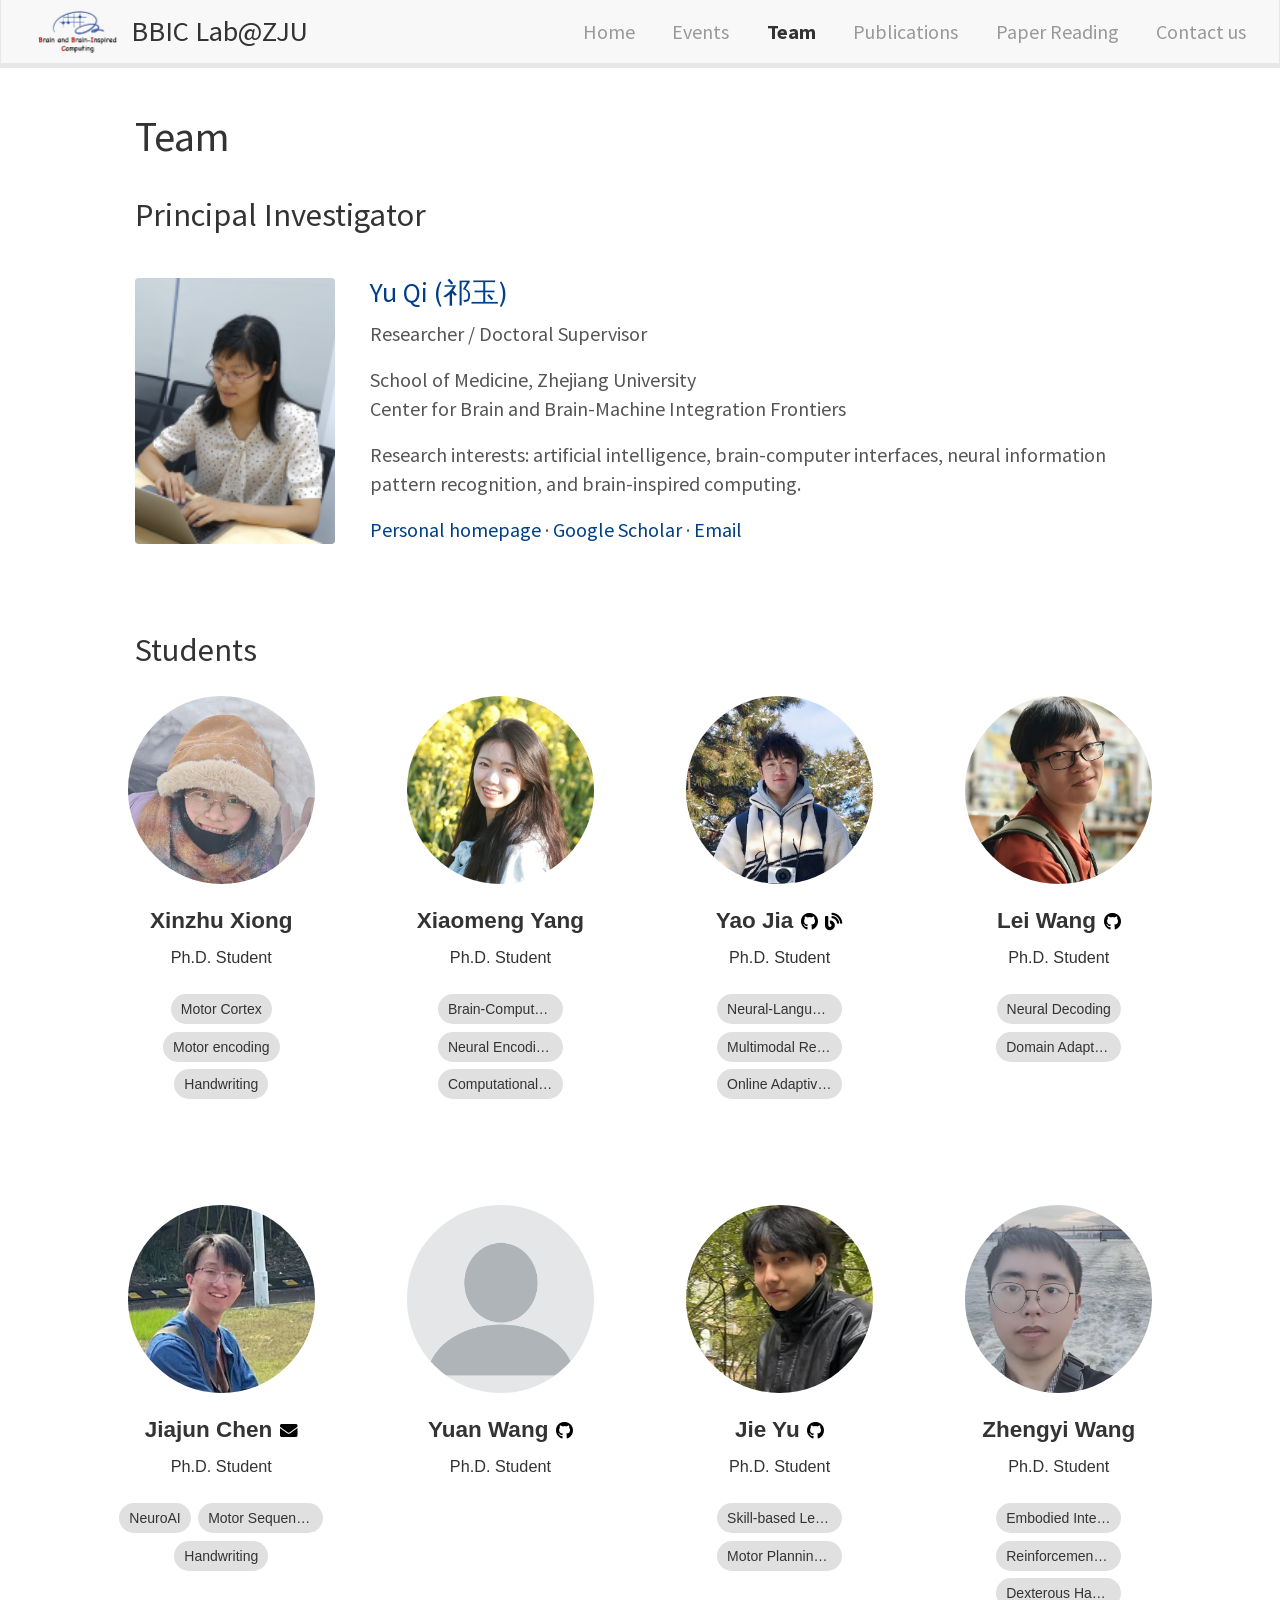
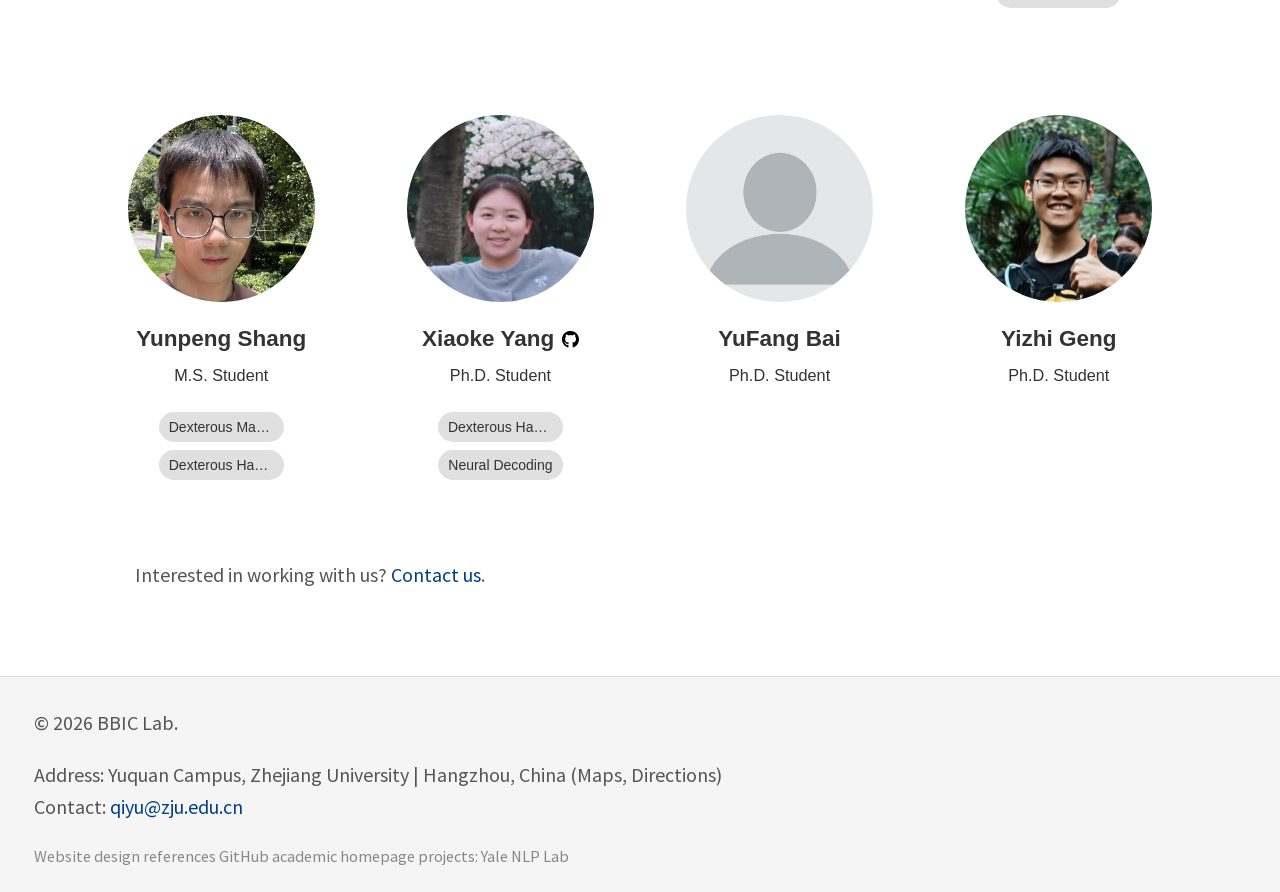
<file: team/index.html>
<!DOCTYPE html>
<html lang="en">
<head>
  <meta charset="utf-8">
  <meta name="viewport" content="width=device-width, initial-scale=1">
  <meta name="description" content="Faculty and students at BBIC Lab.">
  <meta name="bbic-site-version" content="5dfc305300a6">
  <title>BBIC Lab — Team</title>
  <link rel="icon" type="image/x-icon" href="../assets/lab/favicon.ico">
  <link rel="icon" type="image/png" sizes="16x16" href="../assets/lab/favicon-16x16.png">
  <link rel="icon" type="image/png" sizes="32x32" href="../assets/lab/favicon-32x32.png">
  <link rel="stylesheet" href="../assets/lab/vendor/yale-lumen.css">
  <link rel="stylesheet" href="../assets/lab/lab.css?v=5eefea63ca54">
  <link rel="stylesheet" href="../assets/lab/vendor/fontawesome/css/all.min.css">
  <link rel="stylesheet" href="../assets/lab/vendor/yale-team.css?v=11c8a59c3e2f">
  <script src="../assets/lab/site.js?v=d4b0a9f51aa5" defer></script>
</head>
<body class="lab-site">
  <a class="skip-link" href="#main">Skip to content</a>
  <header>
    <nav class="navbar navbar-default navbar-fixed-top" aria-label="Main navigation">
      <div class="container-fluid">
        <div class="navbar-header">
          <button class="navbar-toggle collapsed" type="button" aria-controls="lab-navigation" aria-expanded="false" aria-label="Toggle navigation" data-nav-toggle>
            <span class="icon-bar"></span><span class="icon-bar"></span><span class="icon-bar"></span>
          </button>
          <a class="navbar-brand" href="../?v=5dfc305300a6">
            <img class="lab-logo" src="../assets/lab/bbic-logo.png" width="1375" height="809" alt="">
            <span>BBIC Lab@ZJU</span>
          </a>
        </div>
        <div class="collapse navbar-collapse" id="lab-navigation">
          <ul class="nav navbar-nav navbar-right">
            <li><a href="../?v=5dfc305300a6">Home</a></li><li><a href="../events/?v=5dfc305300a6">Events</a></li><li class="active"><a href="../team/?v=5dfc305300a6" aria-current="page">Team</a></li><li><a href="../publications/?v=5dfc305300a6">Publications</a></li><li><a href="../paper-reading/?v=5dfc305300a6">Paper Reading</a></li><li><a href="../opportunities/?v=5dfc305300a6">Contact us</a></li>
          </ul>
        </div>
      </div>
    </nav>
  </header>
  <main class="container-fluid lab-main" id="main">
    <section class="team-page" aria-labelledby="team-title">
      <div class="page-copy">
      <h1 id="team-title">Team</h1>
      <h2>Principal Investigator</h2>
      <article class="faculty-profile">
        <a class="faculty-photo" href="../yuqi/" aria-label="Visit Yu Qi’s homepage">
          <img src="../yuqi/images/qiyu.png" alt="Yu Qi" width="220" height="250">
        </a>
        <div>
          <h3><a href="../yuqi/">Yu Qi (祁玉)</a></h3>
          <p>Researcher / Doctoral Supervisor</p>
          <p>School of Medicine, Zhejiang University<br>
            Center for Brain and Brain-Machine Integration Frontiers</p>
          <p>Research interests: artificial intelligence, brain-computer interfaces,
            neural information pattern recognition, and brain-inspired computing.</p>
          <p><a href="../yuqi/">Personal homepage</a> ·
            <a href="https://scholar.google.com/citations?user=LJ9ClwoAAAAJ&amp;hl=en">Google Scholar</a> ·
            <a href="mailto:qiyu@zju.edu.cn">Email</a></p>
        </div>
      </article>
      </div>
      <section class="students-section" aria-labelledby="students-title">
        <div class="page-copy">
          <h2 id="students-title">Students</h2>
          <div class="team-grid">
          <div class="card">
            <figure>
              <div class="avatar">
                <img src="../assets/lab/students/xinzhu-xiong.jpg?v=5ef518e24794" alt="Xinzhu Xiong" width="150" height="150" loading="lazy">
              </div>
            </figure>
            <div class="card-body">
              <h3>Xinzhu Xiong</h3>
              <p>Ph.D. Student</p>
              <div class="interests-box"><ul class="interests-list"><li class="interest-item" title="Motor Cortex">Motor Cortex</li><li class="interest-item" title="Motor encoding">Motor encoding</li><li class="interest-item" title="Handwriting">Handwriting</li></ul></div>
            </div>
          </div>
          <div class="card">
            <figure>
              <div class="avatar">
                <img src="../assets/lab/students/xiaomeng-yang.jpg?v=52d1a1490f68" alt="Xiaomeng Yang" width="150" height="150" loading="lazy">
              </div>
            </figure>
            <div class="card-body">
              <h3>Xiaomeng Yang</h3>
              <p>Ph.D. Student</p>
              <div class="interests-box"><ul class="interests-list"><li class="interest-item" title="Brain-Computer Interfaces">Brain-Computer Interfaces</li><li class="interest-item" title="Neural Encoding and Decoding">Neural Encoding and Decoding</li><li class="interest-item" title="Computational Neuroscience">Computational Neuroscience</li></ul></div>
            </div>
          </div>
          <div class="card">
            <figure>
              <div class="avatar">
                <img src="../assets/lab/students/yao-jia.jpg?v=950c570b85ff" alt="Yao Jia" width="150" height="150" loading="lazy">
              </div>
            </figure>
            <div class="card-body">
              <h3>Yao Jia<span class="student-name-links"><a href="https://github.com/Jurio0304" aria-label="Yao Jia: GitHub" title="GitHub" target="_blank" rel="noopener noreferrer"><i class="fab fa-github icon" style="color: black;" aria-hidden="true"></i></a><a href="https://jurio.blog.csdn.net" aria-label="Yao Jia: CSDN" title="CSDN" target="_blank" rel="noopener noreferrer"><i class="fas fa-blog icon" style="color: black;" aria-hidden="true"></i></a></span></h3>
              <p>Ph.D. Student</p>
              <div class="interests-box"><ul class="interests-list"><li class="interest-item" title="Neural-Language Decoding">Neural-Language Decoding</li><li class="interest-item" title="Multimodal Representation Learning">Multimodal Representation Learning</li><li class="interest-item" title="Online Adaptive Learning">Online Adaptive Learning</li></ul></div>
            </div>
          </div>
          <div class="card">
            <figure>
              <div class="avatar">
                <img src="../assets/lab/students/lei-wang.jpg?v=05cf913131c8" alt="Lei Wang" width="150" height="150" loading="lazy">
              </div>
            </figure>
            <div class="card-body">
              <h3>Lei Wang<span class="student-name-links"><a href="https://github.com/wanglei3407" aria-label="Lei Wang: GitHub" title="GitHub" target="_blank" rel="noopener noreferrer"><i class="fab fa-github icon" style="color: black;" aria-hidden="true"></i></a></span></h3>
              <p>Ph.D. Student</p>
              <div class="interests-box"><ul class="interests-list"><li class="interest-item" title="Neural Decoding">Neural Decoding</li><li class="interest-item" title="Domain Adaptation">Domain Adaptation</li></ul></div>
            </div>
          </div>
          <div class="card">
            <figure>
              <div class="avatar">
                <img src="../assets/lab/students/jiajun-chen.jpg?v=8ab5ab9cc403" alt="Jiajun Chen" width="150" height="150" loading="lazy">
              </div>
            </figure>
            <div class="card-body">
              <h3>Jiajun Chen<span class="student-name-links"><a href="mailto:jiajunchen@zju.edu.cn" aria-label="Jiajun Chen: Email" title="jiajunchen@zju.edu.cn"><i class="fas fa-envelope icon" style="color: black;" aria-hidden="true"></i></a></span></h3>
              <p>Ph.D. Student</p>
              <div class="interests-box"><ul class="interests-list"><li class="interest-item" title="NeuroAI">NeuroAI</li><li class="interest-item" title="Motor Sequencing">Motor Sequencing</li><li class="interest-item" title="Handwriting">Handwriting</li></ul></div>
            </div>
          </div>
          <div class="card">
            <figure>
              <div class="avatar">
                <img src="../assets/lab/student-placeholder.png?v=04e4aa8dd28c" alt="" width="150" height="150" loading="lazy">
              </div>
            </figure>
            <div class="card-body">
              <h3>Yuan Wang<span class="student-name-links"><a href="https://github.com/Smullwy" aria-label="Yuan Wang: GitHub" title="GitHub" target="_blank" rel="noopener noreferrer"><i class="fab fa-github icon" style="color: black;" aria-hidden="true"></i></a></span></h3>
              <p>Ph.D. Student</p>
            </div>
          </div>
          <div class="card">
            <figure>
              <div class="avatar">
                <img src="../assets/lab/students/jie-yu.jpg?v=03e5a341f48f" alt="Jie Yu" width="150" height="150" loading="lazy">
              </div>
            </figure>
            <div class="card-body">
              <h3>Jie Yu<span class="student-name-links"><a href="https://github.com/zeusyu0927" aria-label="Jie Yu: GitHub" title="GitHub" target="_blank" rel="noopener noreferrer"><i class="fab fa-github icon" style="color: black;" aria-hidden="true"></i></a></span></h3>
              <p>Ph.D. Student</p>
              <div class="interests-box"><ul class="interests-list"><li class="interest-item" title="Skill-based Learning">Skill-based Learning</li><li class="interest-item" title="Motor Planning and Generate">Motor Planning and Generate</li></ul></div>
            </div>
          </div>
          <div class="card">
            <figure>
              <div class="avatar">
                <img src="../assets/lab/students/zhengyi-wang.jpg?v=6f0c08006cbc" alt="Zhengyi Wang" width="150" height="150" loading="lazy">
              </div>
            </figure>
            <div class="card-body">
              <h3>Zhengyi Wang</h3>
              <p>Ph.D. Student</p>
              <div class="interests-box"><ul class="interests-list"><li class="interest-item" title="Embodied Intelligence">Embodied Intelligence</li><li class="interest-item" title="Reinforcement Learning">Reinforcement Learning</li><li class="interest-item" title="Dexterous Hand Motor Control">Dexterous Hand Motor Control</li></ul></div>
            </div>
          </div>
          <div class="card">
            <figure>
              <div class="avatar">
                <img src="../assets/lab/students/yunpeng-shang.jpg?v=91dd6bbcbedd" alt="Yunpeng Shang" width="150" height="150" loading="lazy">
              </div>
            </figure>
            <div class="card-body">
              <h3>Yunpeng Shang</h3>
              <p>M.S. Student</p>
              <div class="interests-box"><ul class="interests-list"><li class="interest-item" title="Dexterous Manipulation">Dexterous Manipulation</li><li class="interest-item" title="Dexterous Hand Teleoperation">Dexterous Hand Teleoperation</li></ul></div>
            </div>
          </div>
          <div class="card">
            <figure>
              <div class="avatar">
                <img src="../assets/lab/students/xiaoke-yang.jpg?v=1cc01e2ee2d5" alt="Xiaoke Yang" width="150" height="150" loading="lazy">
              </div>
            </figure>
            <div class="card-body">
              <h3>Xiaoke Yang<span class="student-name-links"><a href="https://github.com/Ybekk" aria-label="Xiaoke Yang: GitHub" title="GitHub" target="_blank" rel="noopener noreferrer"><i class="fab fa-github icon" style="color: black;" aria-hidden="true"></i></a></span></h3>
              <p>Ph.D. Student</p>
              <div class="interests-box"><ul class="interests-list"><li class="interest-item" title="Dexterous Hand Motor Control">Dexterous Hand Motor Control</li><li class="interest-item" title="Neural Decoding">Neural Decoding</li></ul></div>
            </div>
          </div>
          <div class="card">
            <figure>
              <div class="avatar">
                <img src="../assets/lab/student-placeholder.png?v=04e4aa8dd28c" alt="" width="150" height="150" loading="lazy">
              </div>
            </figure>
            <div class="card-body">
              <h3>YuFang Bai</h3>
              <p>Ph.D. Student</p>
            </div>
          </div>
          <div class="card">
            <figure>
              <div class="avatar">
                <img src="../assets/lab/students/yizhi-geng.jpg?v=55765dfd1ba8" alt="Yizhi Geng" width="150" height="150" loading="lazy">
              </div>
            </figure>
            <div class="card-body">
              <h3>Yizhi Geng</h3>
              <p>Ph.D. Student</p>
            </div>
          </div>
          </div>
        </div>
      </section>
      <div class="page-copy"><p class="join-note">Interested in working with us? <a href="../opportunities/?v=5dfc305300a6">Contact us</a>.</p></div>
    </section>
  </main>
  <footer class="lab-footer">
    <div class="container-fluid">
      <p>© 2026 BBIC Lab.</p>
      <p>Address: Yuquan Campus, <a href="https://www.zju.edu.cn/english/">Zhejiang University</a> | Hangzhou, China
        (<a href="https://www.google.com/maps/search/?api=1&amp;query=Yuquan+Campus%2C+Zhejiang+University%2C+Hangzhou%2C+China" target="_blank" rel="noopener noreferrer">Maps</a>,
        <a href="https://www.google.com/maps/dir/?api=1&amp;destination=Yuquan+Campus%2C+Zhejiang+University%2C+Hangzhou%2C+China" target="_blank" rel="noopener noreferrer">Directions</a>)<br>
        Contact: <a href="mailto:qiyu@zju.edu.cn">qiyu@zju.edu.cn</a></p>
      <p class="design-credit">Website design references GitHub academic homepage projects:
        <a href="https://github.com/yale-nlp/yale-nlp.github.io">Yale NLP Lab</a></p>
    </div>
  </footer>
</body>
</html>
</file>
<file: assets/lab/vendor/yale-publications.css>
/* Adapted from Yale NLP Lab's publications page and its public Jekyll template:
   https://nlp.cs.yale.edu/publications/
   https://github.com/yale-nlp/yale-nlp.github.io/blob/gh-pages/_pages/publications.md
   Retrieved 2026-11-09. Keep Yale's typography, spacing, and publication badges;
   use BBIC's accent, accessible filter inputs, and wrapping on narrow screens. */

.lab-site .publication-page {
  font-size: 16px;
  line-height: 1.428571429;
  color: #555;
}

.lab-site .publication-page .line-through-title {
  position: relative;
  text-align: center;
  margin: 15px 0 20px;
  font-size: inherit;
  line-height: inherit;
}

.lab-site .publication-page .line-through-title span {
  position: relative;
  z-index: 1;
  padding: 0 20px;
  background: #fff;
  font-size: 28px;
  font-weight: bold;
  color: #333;
}

.lab-site .publication-page .line-through-title::before {
  content: "";
  position: absolute;
  top: 50%;
  left: 0;
  right: 0;
  z-index: 0;
  height: 2px;
  border: 0;
  background: linear-gradient(to right, transparent, var(--lab-accent), transparent);
}

.lab-site .publication-page .justified-content { text-align: justify; }
.lab-site .publication-page .justified-content ul,
.lab-site .publication-page .publication-list {
  padding-left: 0;
  list-style: none;
}

.lab-site .publication-page .publication-item {
  min-width: 0;
  margin-bottom: 20px;
  overflow-wrap: anywhere;
}

.lab-site .publication-page .publication-title-container {
  display: flex;
  flex-wrap: wrap;
  align-items: baseline;
  min-width: 0;
  margin-bottom: 5px;
}

.lab-site .publication-page .publication-title {
  min-width: 0;
  max-width: 100%;
  margin: 0 10px 0 0;
  font-size: inherit;
  font-weight: bold;
  line-height: inherit;
  color: var(--lab-accent);
  text-decoration: none;
  overflow-wrap: anywhere;
  transition: color 0.5s ease;
}

.lab-site .publication-page .publication-title:hover,
.lab-site .publication-page .publication-title:focus { color: var(--lab-accent); }

.lab-site .publication-page .publication-award {
  margin-left: 10px;
  color: #f00;
  font-weight: bold;
  font-style: italic;
}

.lab-site .publication-page .publication-authors {
  display: block;
  margin: 0 0 5px;
}

.lab-site .publication-page .publication-venue-categories {
  display: flex;
  flex-wrap: wrap;
  align-items: center;
  min-width: 0;
}

.lab-site .publication-page .publication-venue {
  min-width: 0;
  max-width: 100%;
  padding: 2px 15px;
  margin: 0 5px 0 0;
  border-radius: 4px;
  font-size: 14px;
  font-style: italic;
  white-space: normal;
  overflow-wrap: anywhere;
}

.lab-site .publication-page .publication-venue-preprint,
.lab-site .publication-page .publication-type-label-preprint {
  background: #e3f2fd;
  color: #1565c0;
}
.lab-site .publication-page .publication-venue-journal,
.lab-site .publication-page .publication-type-label-journal {
  background: #e8f5e9;
  color: #2e7d32;
}
.lab-site .publication-page .publication-venue-conference,
.lab-site .publication-page .publication-type-label-conference {
  background: #f3e5f5;
  color: #6a1b9a;
}
.lab-site .publication-page .publication-venue-workshop,
.lab-site .publication-page .publication-type-label-workshop {
  background: #f5ead5;
  color: #ad8539;
}

.lab-site .publication-page .publication-categories {
  display: inline;
  min-width: 0;
  margin-left: 5px;
}

.lab-site .publication-page .publication-category,
.lab-site .publication-page .publication-code-link {
  display: inline-block;
  max-width: 100%;
  padding: 2px 8px;
  margin: 2px 4px 2px 0;
  border-radius: 3px;
  font-size: 12px;
  text-decoration: none;
  background: #f0f0f0;
  color: #333;
  overflow-wrap: anywhere;
}

.lab-site .publication-page .publication-category-dataset { background: #e3f2fd; color: #1565c0; }
.lab-site .publication-page .publication-category-reasoning { background: #e8f5e9; color: #2e7d32; }
.lab-site .publication-page .publication-category-evaluation { background: #fff3e0; color: #e65100; }
.lab-site .publication-page .publication-category-document-understanding { background: #f3e5f5; color: #6a1b9a; }
.lab-site .publication-page .publication-category-specialized-domains { background: #e1f5fe; color: #0277bd; }

.lab-site .publication-page .publication-code-link {
  display: inline-flex;
  align-items: center;
  gap: 4px;
}
.lab-site .publication-page .publication-code-link:hover,
.lab-site .publication-page .publication-code-link:focus {
  color: #6a1b9a;
  text-decoration: none;
  background: #e9e9e9;
}
.lab-site .publication-page .separator { margin: 0 5px; color: #999; }

.lab-site .publication-page #publication-type-filter {
  display: flex;
  flex-wrap: wrap;
  align-items: center;
}
.lab-site .publication-page #publication-type-filter h5 {
  display: block;
  width: 100%;
  margin: 11px 15px 11px 0;
  font-size: 16px;
  font-weight: 400;
}

/* Hide only the native boxes; their adjacent labels stay visible and operable. */
.lab-site .publication-page .publication-type-checkbox {
  position: absolute;
  width: 1px;
  height: 1px;
  padding: 0;
  margin: -1px;
  overflow: hidden;
  clip: rect(0, 0, 0, 0);
  clip-path: inset(50%);
  white-space: nowrap;
  border: 0;
}
.lab-site .publication-page .publication-type-label {
  display: inline-block;
  padding: 2px 10px;
  margin-right: 15px;
  border-radius: 4px;
  cursor: pointer;
  font-size: small;
  font-weight: 400;
  font-style: italic;
  opacity: 0.4;
}
.lab-site .publication-page .publication-type-checkbox:checked + label.publication-type-label {
  opacity: 1;
  box-shadow: 0 0 6px rgba(0, 0, 0, 0.5);
}
.lab-site .publication-page .publication-type-checkbox:focus + label.publication-type-label {
  outline: 2px solid var(--lab-accent);
  outline-offset: 3px;
}

.lab-site .publication-page #search-filter {
  display: flex;
  flex-wrap: wrap;
  align-items: center;
  min-width: 0;
  margin-bottom: 0;
  column-gap: 22px;
}
.lab-site .publication-page .publication-filter-field {
  display: flex;
  align-items: center;
  min-width: 0;
  max-width: 100%;
}
.lab-site .publication-page .publication-search-field { flex: 0 1 auto; }
.lab-site .publication-page #search-filter h5 {
  margin: 11px 15px 11px 0;
  font-size: 16px;
  font-weight: 400;
}
.lab-site .publication-page #publication-type-filter p,
.lab-site .publication-page #search-filter p,
.lab-site .publication-page .line-through-title p { margin: 0 0 11px; }
.lab-site .publication-page #publication-search,
.lab-site .publication-page #publication-year {
  box-sizing: border-box;
  min-width: 0;
  max-width: 100%;
  padding: 6px 10px;
  border: 1px solid #ccc;
  border-radius: 5px;
  font-size: 14px;
  color: #555;
  background-color: #fff;
  outline: none;
  transition: border-color 0.3s ease;
}
.lab-site .publication-page #publication-search {
  flex: 0 1 250px;
  width: 250px;
}
.lab-site .publication-page #publication-year { width: 115px; }
.lab-site .publication-page #publication-search:focus,
.lab-site .publication-page #publication-year:focus {
  border-color: var(--lab-accent);
  box-shadow: 0 0 5px rgba(0, 63, 136, 0.3);
}
.lab-site .publication-page #publication-search::placeholder { color: #999; }

.lab-site .publication-page mark {
  padding: 0 2px;
  border-radius: 2px;
  background: rgba(74, 144, 226, 0.3);
  box-shadow: 0 1px 2px rgba(0, 0, 0, 0.1);
}
</file>
<file: assets/lab/vendor/yale-team.css>
/* Team presentation from Yale NLP Lab:
   https://github.com/yale-nlp/yale-nlp.github.io/blob/gh-pages/_pages/team.html
   Reuse permitted by its README. Rules are scoped to BBIC's Students section.
   Member name headings use h3 beneath the existing Students h2.
   The final rules reproduce the source page's Bootstrap 3.3.7 inheritance. */

.lab-site .students-section .card {
  position: relative;
  width: 100%;
  height: auto;
  min-height: 50pt;
  max-height: 100%;
  padding: 5px;
  border-radius: 15px;
  text-align: center;
  overflow: hidden;
  display: flex;
  flex-direction: column;
  margin-bottom: 30px;
  align-items: center;
  justify-content: flex-start;
  transition: transform 1s cubic-bezier(0.25, 0.8, 0.25, 1), box-shadow 1s cubic-bezier(0.25, 0.8, 0.25, 1);
}

.lab-site .students-section .card:hover {
  transform: translateY(-10px);
  box-shadow: 2px 2px 16px 16px rgba(0, 0, 0, 0.2);
}

.lab-site .students-section .card-body h3 {
  text-align: center;
  font-size: large;
  font-weight: 600;
}

.lab-site .students-section .student-name-links {
  display: inline-flex;
  gap: 6px;
  margin-left: 6px;
  vertical-align: baseline;
  font-size: 14px;
  line-height: 1;
}

.lab-site .students-section .student-name-links .icon { width: auto; height: auto; }

.lab-site .students-section .card-body p {
  text-align: center;
  font-size: small;
}

.lab-site .students-section .avatar {
  width: 150px;
  height: 150px;
  margin: 0 auto;
  overflow: hidden;
  border-radius: 50%;
  display: flex;
  align-items: center;
  justify-content: center;
}

.lab-site .students-section .avatar img {
  width: 100%;
  height: 100%;
  margin: 20px auto;
  object-fit: cover;
  object-position: center;
}

.lab-site .students-section .card-body {
  display: flex;
  flex-direction: column;
}

.lab-site .students-section .icons {
  margin-bottom: 10px;
  align-items: flex-start;
  justify-content: flex-start;
}

.lab-site .students-section .icon {
  width: 24px;
  height: 24px;
  fill: white;
}

.lab-site .students-section .interests-box { margin-top: 10px; }

.lab-site .students-section .interests-list {
  display: flex;
  flex-wrap: wrap;
  justify-content: center;
  gap: 6px;
  margin: 0;
  padding: 0;
  list-style-type: none;
}

.lab-site .students-section .interest-item {
  background-color: #e0e0e0;
  color: #333;
  font-size: 0.8em;
  padding: 4px 8px;
  border-radius: 15px;
  max-width: 100px;
  white-space: nowrap;
  overflow: hidden;
  text-overflow: ellipsis;
  position: relative;
}

.lab-site .students-section .interest-item:hover {
  overflow: none;
  white-space: normal;
  max-width: none;
  z-index: 1;
}

.lab-site .students-section .interest-item:hover::after {
  content: attr(title);
  position: absolute;
  left: 50%;
  transform: translateX(-50%);
  top: 100%;
  background-color: #333;
  color: #fff;
  padding: 5px 10px;
  border-radius: 5px;
  white-space: nowrap;
  font-size: 0.9em;
}

.lab-site .students-section .card-body {
  display: flex;
  flex-direction: column;
  height: 100%;
}

.lab-site .students-section .team-grid {
  display: grid;
  /* Match the PI frame's 20px extension from the shared content container. */
  margin-left: -20px;
  margin-right: -20px;
  grid-template-columns: repeat(auto-fill, minmax(150px, 1fr));
  gap: 45px;
}

/* BBIC: four students per row on desktop; retain the source grid on small screens. */
@media (min-width: 960px) {
  .lab-site .students-section .team-grid {
    grid-template-columns: repeat(4, minmax(150px, 1fr));
  }
}

.lab-site .students-section .card { height: 100%; }

/* Bootstrap 3.3.7 is loaded after Lumen on the original Yale Team page.
   Preserve those inherited values here without changing other BBIC sections. */
.lab-site .students-section .team-grid {
  font-family: "Helvetica Neue", Helvetica, Arial, sans-serif;
  font-size: 14px;
  line-height: 1.42857143;
  color: #333;
}
.lab-site .students-section figure { display: block; margin: 0; }
.lab-site .students-section .card-body h3 { margin: 20px 0 10px; line-height: 1.1; }
.lab-site .students-section .card-body p { margin: 0 0 10px; }
</file>
<file: assets/lab/vendor/yale-lumen.css>
/* Adapted from Yale NLP Lab: https://github.com/yale-nlp/yale-nlp.github.io
 * Bootstrap / Bootswatch Lumen; original copyright notices follow.
 * Local changes: self-host Source Sans Pro; remove an unused placeholder font-face.
 * Provenance: docs/design-sources.md. Third-party notices: LICENSES.txt, fonts/OFL.txt.
 */
@font-face{font-family:'Source Sans Pro';font-style:normal;font-weight:300;font-display:swap;src:url('fonts/SourceSansPro-Light.ttf') format('truetype');}
@font-face{font-family:'Source Sans Pro';font-style:normal;font-weight:400;font-display:swap;src:url('fonts/SourceSansPro-Regular.ttf') format('truetype');}
@font-face{font-family:'Source Sans Pro';font-style:normal;font-weight:700;font-display:swap;src:url('fonts/SourceSansPro-Bold.ttf') format('truetype');}
@font-face{font-family:'Source Sans Pro';font-style:italic;font-weight:400;font-display:swap;src:url('fonts/SourceSansPro-Italic.ttf') format('truetype');}
/*!
 * Bootstrap v3.3.7 (http://getbootstrap.com)
 * Copyright 2011-2016 Twitter, Inc.
 * Licensed under MIT (https://github.com/twbs/bootstrap/blob/master/LICENSE)
 *//*! normalize.css v3.0.3 | MIT License | github.com/necolas/normalize.css */html{font-family:sans-serif;-ms-text-size-adjust:100%;-webkit-text-size-adjust:100%}body{margin:0}article,aside,details,figcaption,figure,footer,header,hgroup,main,menu,nav,section,summary{display:block}audio,canvas,progress,video{display:inline-block;vertical-align:baseline}audio:not([controls]){display:none;height:0}[hidden],template{display:none}a{background-color:transparent}a:active,a:hover{outline:0}abbr[title]{border-bottom:1px dotted}b,strong{font-weight:bold}dfn{font-style:italic}h1{font-size:2em;margin:0.67em 0}mark{background:#ff0;color:#000}small{font-size:80%}sub,sup{font-size:75%;line-height:0;position:relative;vertical-align:baseline}sup{top:-0.5em}sub{bottom:-0.25em}img{border:0}svg:not(:root){overflow:hidden}figure{margin:1em 40px}hr{box-sizing:content-box;height:0}pre{overflow:auto}code,kbd,pre,samp{font-family:monospace, monospace;font-size:1em}button,input,optgroup,select,textarea{color:inherit;font:inherit;margin:0}button{overflow:visible}button,select{text-transform:none}button,html input[type="button"],input[type="reset"],input[type="submit"]{-webkit-appearance:button;cursor:pointer}button[disabled],html input[disabled]{cursor:default}button::-moz-focus-inner,input::-moz-focus-inner{border:0;padding:0}input{line-height:normal}input[type="checkbox"],input[type="radio"]{box-sizing:border-box;padding:0}input[type="number"]::-webkit-inner-spin-button,input[type="number"]::-webkit-outer-spin-button{height:auto}input[type="search"]{-webkit-appearance:textfield;box-sizing:content-box}input[type="search"]::-webkit-search-cancel-button,input[type="search"]::-webkit-search-decoration{-webkit-appearance:none}fieldset{border:1px solid #c0c0c0;margin:0 2px;padding:0.35em 0.625em 0.75em}legend{border:0;padding:0}textarea{overflow:auto}optgroup{font-weight:bold}table{border-collapse:collapse;border-spacing:0}td,th{padding:0}/*! Source: https://github.com/h5bp/html5-boilerplate/blob/master/src/css/main.css */@media print{*,*:before,*:after{background:transparent !important;color:#000 !important;box-shadow:none !important;text-shadow:none !important}a,a:visited{text-decoration:underline}a[href]:after{content:" (" attr(href) ")"}abbr[title]:after{content:" (" attr(title) ")"}a[href^="#"]:after,a[href^="javascript:"]:after{content:""}pre,blockquote{border:1px solid #999;page-break-inside:avoid}thead{display:table-header-group}tr,img{page-break-inside:avoid}img{max-width:100% !important}p,h2,h3{orphans:3;widows:3}h2,h3{page-break-after:avoid}.navbar{display:none}.btn>.caret,.dropup>.btn>.caret{border-top-color:#000 !important}.label{border:1px solid #000}.table{border-collapse:collapse !important}.table td,.table th{background-color:#fff !important}.table-bordered th,.table-bordered td{border:1px solid #ddd !important}}.glyphicon{position:relative;top:1px;display:inline-block;font-family:'Open Sans';font-style:normal;font-weight:normal;line-height:1;-webkit-font-smoothing:antialiased;-moz-osx-font-smoothing:grayscale}.glyphicon-asterisk:before{content:"\002a"}.glyphicon-plus:before{content:"\002b"}.glyphicon-euro:before,.glyphicon-eur:before{content:"\20ac"}.glyphicon-minus:before{content:"\2212"}.glyphicon-cloud:before{content:"\2601"}.glyphicon-envelope:before{content:"\2709"}.glyphicon-pencil:before{content:"\270f"}.glyphicon-glass:before{content:"\e001"}.glyphicon-music:before{content:"\e002"}.glyphicon-search:before{content:"\e003"}.glyphicon-heart:before{content:"\e005"}.glyphicon-star:before{content:"\e006"}.glyphicon-star-empty:before{content:"\e007"}.glyphicon-user:before{content:"\e008"}.glyphicon-film:before{content:"\e009"}.glyphicon-th-large:before{content:"\e010"}.glyphicon-th:before{content:"\e011"}.glyphicon-th-list:before{content:"\e012"}.glyphicon-ok:before{content:"\e013"}.glyphicon-remove:before{content:"\e014"}.glyphicon-zoom-in:before{content:"\e015"}.glyphicon-zoom-out:before{content:"\e016"}.glyphicon-off:before{content:"\e017"}.glyphicon-signal:before{content:"\e018"}.glyphicon-cog:before{content:"\e019"}.glyphicon-trash:before{content:"\e020"}.glyphicon-home:before{content:"\e021"}.glyphicon-file:before{content:"\e022"}.glyphicon-time:before{content:"\e023"}.glyphicon-road:before{content:"\e024"}.glyphicon-download-alt:before{content:"\e025"}.glyphicon-download:before{content:"\e026"}.glyphicon-upload:before{content:"\e027"}.glyphicon-inbox:before{content:"\e028"}.glyphicon-play-circle:before{content:"\e029"}.glyphicon-repeat:before{content:"\e030"}.glyphicon-refresh:before{content:"\e031"}.glyphicon-list-alt:before{content:"\e032"}.glyphicon-lock:before{content:"\e033"}.glyphicon-flag:before{content:"\e034"}.glyphicon-headphones:before{content:"\e035"}.glyphicon-volume-off:before{content:"\e036"}.glyphicon-volume-down:before{content:"\e037"}.glyphicon-volume-up:before{content:"\e038"}.glyphicon-qrcode:before{content:"\e039"}.glyphicon-barcode:before{content:"\e040"}.glyphicon-tag:before{content:"\e041"}.glyphicon-tags:before{content:"\e042"}.glyphicon-book:before{content:"\e043"}.glyphicon-bookmark:before{content:"\e044"}.glyphicon-print:before{content:"\e045"}.glyphicon-camera:before{content:"\e046"}.glyphicon-font:before{content:"\e047"}.glyphicon-bold:before{content:"\e048"}.glyphicon-italic:before{content:"\e049"}.glyphicon-text-height:before{content:"\e050"}.glyphicon-text-width:before{content:"\e051"}.glyphicon-align-left:before{content:"\e052"}.glyphicon-align-center:before{content:"\e053"}.glyphicon-align-right:before{content:"\e054"}.glyphicon-align-justify:before{content:"\e055"}.glyphicon-list:before{content:"\e056"}.glyphicon-indent-left:before{content:"\e057"}.glyphicon-indent-right:before{content:"\e058"}.glyphicon-facetime-video:before{content:"\e059"}.glyphicon-picture:before{content:"\e060"}.glyphicon-map-marker:before{content:"\e062"}.glyphicon-adjust:before{content:"\e063"}.glyphicon-tint:before{content:"\e064"}.glyphicon-edit:before{content:"\e065"}.glyphicon-share:before{content:"\e066"}.glyphicon-check:before{content:"\e067"}.glyphicon-move:before{content:"\e068"}.glyphicon-step-backward:before{content:"\e069"}.glyphicon-fast-backward:before{content:"\e070"}.glyphicon-backward:before{content:"\e071"}.glyphicon-play:before{content:"\e072"}.glyphicon-pause:before{content:"\e073"}.glyphicon-stop:before{content:"\e074"}.glyphicon-forward:before{content:"\e075"}.glyphicon-fast-forward:before{content:"\e076"}.glyphicon-step-forward:before{content:"\e077"}.glyphicon-eject:before{content:"\e078"}.glyphicon-chevron-left:before{content:"\e079"}.glyphicon-chevron-right:before{content:"\e080"}.glyphicon-plus-sign:before{content:"\e081"}.glyphicon-minus-sign:before{content:"\e082"}.glyphicon-remove-sign:before{content:"\e083"}.glyphicon-ok-sign:before{content:"\e084"}.glyphicon-question-sign:before{content:"\e085"}.glyphicon-info-sign:before{content:"\e086"}.glyphicon-screenshot:before{content:"\e087"}.glyphicon-remove-circle:before{content:"\e088"}.glyphicon-ok-circle:before{content:"\e089"}.glyphicon-ban-circle:before{content:"\e090"}.glyphicon-arrow-left:before{content:"\e091"}.glyphicon-arrow-right:before{content:"\e092"}.glyphicon-arrow-up:before{content:"\e093"}.glyphicon-arrow-down:before{content:"\e094"}.glyphicon-share-alt:before{content:"\e095"}.glyphicon-resize-full:before{content:"\e096"}.glyphicon-resize-small:before{content:"\e097"}.glyphicon-exclamation-sign:before{content:"\e101"}.glyphicon-gift:before{content:"\e102"}.glyphicon-leaf:before{content:"\e103"}.glyphicon-fire:before{content:"\e104"}.glyphicon-eye-open:before{content:"\e105"}.glyphicon-eye-close:before{content:"\e106"}.glyphicon-warning-sign:before{content:"\e107"}.glyphicon-plane:before{content:"\e108"}.glyphicon-calendar:before{content:"\e109"}.glyphicon-random:before{content:"\e110"}.glyphicon-comment:before{content:"\e111"}.glyphicon-magnet:before{content:"\e112"}.glyphicon-chevron-up:before{content:"\e113"}.glyphicon-chevron-down:before{content:"\e114"}.glyphicon-retweet:before{content:"\e115"}.glyphicon-shopping-cart:before{content:"\e116"}.glyphicon-folder-close:before{content:"\e117"}.glyphicon-folder-open:before{content:"\e118"}.glyphicon-resize-vertical:before{content:"\e119"}.glyphicon-resize-horizontal:before{content:"\e120"}.glyphicon-hdd:before{content:"\e121"}.glyphicon-bullhorn:before{content:"\e122"}.glyphicon-bell:before{content:"\e123"}.glyphicon-certificate:before{content:"\e124"}.glyphicon-thumbs-up:before{content:"\e125"}.glyphicon-thumbs-down:before{content:"\e126"}.glyphicon-hand-right:before{content:"\e127"}.glyphicon-hand-left:before{content:"\e128"}.glyphicon-hand-up:before{content:"\e129"}.glyphicon-hand-down:before{content:"\e130"}.glyphicon-circle-arrow-right:before{content:"\e131"}.glyphicon-circle-arrow-left:before{content:"\e132"}.glyphicon-circle-arrow-up:before{content:"\e133"}.glyphicon-circle-arrow-down:before{content:"\e134"}.glyphicon-globe:before{content:"\e135"}.glyphicon-wrench:before{content:"\e136"}.glyphicon-tasks:before{content:"\e137"}.glyphicon-filter:before{content:"\e138"}.glyphicon-briefcase:before{content:"\e139"}.glyphicon-fullscreen:before{content:"\e140"}.glyphicon-dashboard:before{content:"\e141"}.glyphicon-paperclip:before{content:"\e142"}.glyphicon-heart-empty:before{content:"\e143"}.glyphicon-link:before{content:"\e144"}.glyphicon-phone:before{content:"\e145"}.glyphicon-pushpin:before{content:"\e146"}.glyphicon-usd:before{content:"\e148"}.glyphicon-gbp:before{content:"\e149"}.glyphicon-sort:before{content:"\e150"}.glyphicon-sort-by-alphabet:before{content:"\e151"}.glyphicon-sort-by-alphabet-alt:before{content:"\e152"}.glyphicon-sort-by-order:before{content:"\e153"}.glyphicon-sort-by-order-alt:before{content:"\e154"}.glyphicon-sort-by-attributes:before{content:"\e155"}.glyphicon-sort-by-attributes-alt:before{content:"\e156"}.glyphicon-unchecked:before{content:"\e157"}.glyphicon-expand:before{content:"\e158"}.glyphicon-collapse-down:before{content:"\e159"}.glyphicon-collapse-up:before{content:"\e160"}.glyphicon-log-in:before{content:"\e161"}.glyphicon-flash:before{content:"\e162"}.glyphicon-log-out:before{content:"\e163"}.glyphicon-new-window:before{content:"\e164"}.glyphicon-record:before{content:"\e165"}.glyphicon-save:before{content:"\e166"}.glyphicon-open:before{content:"\e167"}.glyphicon-saved:before{content:"\e168"}.glyphicon-import:before{content:"\e169"}.glyphicon-export:before{content:"\e170"}.glyphicon-send:before{content:"\e171"}.glyphicon-floppy-disk:before{content:"\e172"}.glyphicon-floppy-saved:before{content:"\e173"}.glyphicon-floppy-remove:before{content:"\e174"}.glyphicon-floppy-save:before{content:"\e175"}.glyphicon-floppy-open:before{content:"\e176"}.glyphicon-credit-card:before{content:"\e177"}.glyphicon-transfer:before{content:"\e178"}.glyphicon-cutlery:before{content:"\e179"}.glyphicon-header:before{content:"\e180"}.glyphicon-compressed:before{content:"\e181"}.glyphicon-earphone:before{content:"\e182"}.glyphicon-phone-alt:before{content:"\e183"}.glyphicon-tower:before{content:"\e184"}.glyphicon-stats:before{content:"\e185"}.glyphicon-sd-video:before{content:"\e186"}.glyphicon-hd-video:before{content:"\e187"}.glyphicon-subtitles:before{content:"\e188"}.glyphicon-sound-stereo:before{content:"\e189"}.glyphicon-sound-dolby:before{content:"\e190"}.glyphicon-sound-5-1:before{content:"\e191"}.glyphicon-sound-6-1:before{content:"\e192"}.glyphicon-sound-7-1:before{content:"\e193"}.glyphicon-copyright-mark:before{content:"\e194"}.glyphicon-registration-mark:before{content:"\e195"}.glyphicon-cloud-download:before{content:"\e197"}.glyphicon-cloud-upload:before{content:"\e198"}.glyphicon-tree-conifer:before{content:"\e199"}.glyphicon-tree-deciduous:before{content:"\e200"}.glyphicon-cd:before{content:"\e201"}.glyphicon-save-file:before{content:"\e202"}.glyphicon-open-file:before{content:"\e203"}.glyphicon-level-up:before{content:"\e204"}.glyphicon-copy:before{content:"\e205"}.glyphicon-paste:before{content:"\e206"}.glyphicon-alert:before{content:"\e209"}.glyphicon-equalizer:before{content:"\e210"}.glyphicon-king:before{content:"\e211"}.glyphicon-queen:before{content:"\e212"}.glyphicon-pawn:before{content:"\e213"}.glyphicon-bishop:before{content:"\e214"}.glyphicon-knight:before{content:"\e215"}.glyphicon-baby-formula:before{content:"\e216"}.glyphicon-tent:before{content:"\26fa"}.glyphicon-blackboard:before{content:"\e218"}.glyphicon-bed:before{content:"\e219"}.glyphicon-apple:before{content:"\f8ff"}.glyphicon-erase:before{content:"\e221"}.glyphicon-hourglass:before{content:"\231b"}.glyphicon-lamp:before{content:"\e223"}.glyphicon-duplicate:before{content:"\e224"}.glyphicon-piggy-bank:before{content:"\e225"}.glyphicon-scissors:before{content:"\e226"}.glyphicon-bitcoin:before{content:"\e227"}.glyphicon-btc:before{content:"\e227"}.glyphicon-xbt:before{content:"\e227"}.glyphicon-yen:before{content:"\00a5"}.glyphicon-jpy:before{content:"\00a5"}.glyphicon-ruble:before{content:"\20bd"}.glyphicon-rub:before{content:"\20bd"}.glyphicon-scale:before{content:"\e230"}.glyphicon-ice-lolly:before{content:"\e231"}.glyphicon-ice-lolly-tasted:before{content:"\e232"}.glyphicon-education:before{content:"\e233"}.glyphicon-option-horizontal:before{content:"\e234"}.glyphicon-option-vertical:before{content:"\e235"}.glyphicon-menu-hamburger:before{content:"\e236"}.glyphicon-modal-window:before{content:"\e237"}.glyphicon-oil:before{content:"\e238"}.glyphicon-grain:before{content:"\e239"}.glyphicon-sunglasses:before{content:"\e240"}.glyphicon-text-size:before{content:"\e241"}.glyphicon-text-color:before{content:"\e242"}.glyphicon-text-background:before{content:"\e243"}.glyphicon-object-align-top:before{content:"\e244"}.glyphicon-object-align-bottom:before{content:"\e245"}.glyphicon-object-align-horizontal:before{content:"\e246"}.glyphicon-object-align-left:before{content:"\e247"}.glyphicon-object-align-vertical:before{content:"\e248"}.glyphicon-object-align-right:before{content:"\e249"}.glyphicon-triangle-right:before{content:"\e250"}.glyphicon-triangle-left:before{content:"\e251"}.glyphicon-triangle-bottom:before{content:"\e252"}.glyphicon-triangle-top:before{content:"\e253"}.glyphicon-console:before{content:"\e254"}.glyphicon-superscript:before{content:"\e255"}.glyphicon-subscript:before{content:"\e256"}.glyphicon-menu-left:before{content:"\e257"}.glyphicon-menu-right:before{content:"\e258"}.glyphicon-menu-down:before{content:"\e259"}.glyphicon-menu-up:before{content:"\e260"}*{-webkit-box-sizing:border-box;-moz-box-sizing:border-box;box-sizing:border-box}*:before,*:after{-webkit-box-sizing:border-box;-moz-box-sizing:border-box;box-sizing:border-box}html{font-size:10px;-webkit-tap-highlight-color:transparent}body{font-family:"Source Sans Pro","Helvetica Neue",Helvetica,Arial,sans-serif;font-size:16px;line-height:1.428571429;color:#555;background-color:#fff}input,button,select,textarea{font-family:inherit;font-size:inherit;line-height:inherit}a{color:#158CBA;text-decoration:none}a:hover,a:focus{color:#158CBA;text-decoration:underline}a:focus{outline:5px auto -webkit-focus-ring-color;outline-offset:-2px}figure{margin:0}img{vertical-align:middle}.img-responsive{display:block;max-width:100%;height:auto}.img-rounded{border-radius:5px}.img-thumbnail{padding:4px;line-height:1.428571429;background-color:#fff;border:1px solid #eee;border-radius:4px;-webkit-transition:all 0.2s ease-in-out;-o-transition:all 0.2s ease-in-out;transition:all 0.2s ease-in-out;display:inline-block;max-width:100%;height:auto}.img-circle{border-radius:50%}hr{margin-top:22px;margin-bottom:22px;border:0;border-top:1px solid #eee}.sr-only{position:absolute;width:1px;height:1px;margin:-1px;padding:0;overflow:hidden;clip:rect(0, 0, 0, 0);border:0}.sr-only-focusable:active,.sr-only-focusable:focus{position:static;width:auto;height:auto;margin:0;overflow:visible;clip:auto}[role="button"]{cursor:pointer}h1,h2,h3,h4,h5,h6,.h1,.h2,.h3,.h4,.h5,.h6{font-family:inherit;font-weight:400;line-height:1.1;color:#333}h1 small,h1 .small,h2 small,h2 .small,h3 small,h3 .small,h4 small,h4 .small,h5 small,h5 .small,h6 small,h6 .small,.h1 small,.h1 .small,.h2 small,.h2 .small,.h3 small,.h3 .small,.h4 small,.h4 .small,.h5 small,.h5 .small,.h6 small,.h6 .small{font-weight:normal;line-height:1;color:#999}h1,.h1,h2,.h2,h3,.h3{margin-top:22px;margin-bottom:11px}h1 small,h1 .small,.h1 small,.h1 .small,h2 small,h2 .small,.h2 small,.h2 .small,h3 small,h3 .small,.h3 small,.h3 .small{font-size:65%}h4,.h4,h5,.h5,h6,.h6{margin-top:11px;margin-bottom:11px}h4 small,h4 .small,.h4 small,.h4 .small,h5 small,h5 .small,.h5 small,.h5 .small,h6 small,h6 .small,.h6 small,.h6 .small{font-size:75%}h1,.h1{font-size:41px}h2,.h2{font-size:34px}h3,.h3{font-size:28px}h4,.h4{font-size:20px}h5,.h5{font-size:16px}h6,.h6{font-size:14px}p{margin:0 0 11px}.lead{margin-bottom:22px;font-size:18px;font-weight:300;line-height:1.4}@media (min-width: 768px){.lead{font-size:24px}}small,.small{font-size:87%}mark,.mark{background-color:#FF851B;padding:.2em}.text-left{text-align:left}.text-right{text-align:right}.text-center{text-align:center}.text-justify{text-align:justify}.text-nowrap{white-space:nowrap}.text-lowercase{text-transform:lowercase}.text-uppercase,.initialism{text-transform:uppercase}.text-capitalize{text-transform:capitalize}.text-muted{color:#999}.text-primary{color:#158CBA}a.text-primary:hover,a.text-primary:focus{color:#106a8c}.text-success{color:#fff}a.text-success:hover,a.text-success:focus{color:#e6e6e6}.text-info{color:#fff}a.text-info:hover,a.text-info:focus{color:#e6e6e6}.text-warning{color:#fff}a.text-warning:hover,a.text-warning:focus{color:#e6e6e6}.text-danger{color:#fff}a.text-danger:hover,a.text-danger:focus{color:#e6e6e6}.bg-primary{color:#fff}.bg-primary{background-color:#158CBA}a.bg-primary:hover,a.bg-primary:focus{background-color:#106a8c}.bg-success{background-color:#28B62C}a.bg-success:hover,a.bg-success:focus{background-color:#1f8c22}.bg-info{background-color:#75CAEB}a.bg-info:hover,a.bg-info:focus{background-color:#48b9e5}.bg-warning{background-color:#FF851B}a.bg-warning:hover,a.bg-warning:focus{background-color:#e76b00}.bg-danger{background-color:#FF4136}a.bg-danger:hover,a.bg-danger:focus{background-color:#ff1103}.page-header{padding-bottom:10px;margin:44px 0 22px;border-bottom:1px solid #eee}ul,ol{margin-top:0;margin-bottom:11px}ul ul,ul ol,ol ul,ol ol{margin-bottom:0}.list-unstyled{padding-left:0;list-style:none}.list-inline{padding-left:0;list-style:none;margin-left:-5px}.list-inline>li{display:inline-block;padding-left:5px;padding-right:5px}dl{margin-top:0;margin-bottom:22px}dt,dd{line-height:1.428571429}dt{font-weight:bold}dd{margin-left:0}.dl-horizontal dd:before,.dl-horizontal dd:after{content:" ";display:table}.dl-horizontal dd:after{clear:both}@media (min-width: 768px){.dl-horizontal dt{float:left;width:160px;clear:left;text-align:right;overflow:hidden;text-overflow:ellipsis;white-space:nowrap}.dl-horizontal dd{margin-left:180px}}abbr[title],abbr[data-original-title]{cursor:help;border-bottom:1px dotted #999}.initialism{font-size:90%}blockquote{padding:11px 22px;margin:0 0 22px;font-size:20px;border-left:5px solid #eee}blockquote p:last-child,blockquote ul:last-child,blockquote ol:last-child{margin-bottom:0}blockquote footer,blockquote small,blockquote .small{display:block;font-size:80%;line-height:1.428571429;color:#999}blockquote footer:before,blockquote small:before,blockquote .small:before{content:'\2014 \00A0'}.blockquote-reverse,blockquote.pull-right{padding-right:15px;padding-left:0;border-right:5px solid #eee;border-left:0;text-align:right}.blockquote-reverse footer:before,.blockquote-reverse small:before,.blockquote-reverse .small:before,blockquote.pull-right footer:before,blockquote.pull-right small:before,blockquote.pull-right .small:before{content:''}.blockquote-reverse footer:after,.blockquote-reverse small:after,.blockquote-reverse .small:after,blockquote.pull-right footer:after,blockquote.pull-right small:after,blockquote.pull-right .small:after{content:'\00A0 \2014'}address{margin-bottom:22px;font-style:normal;line-height:1.428571429}code,kbd,pre,samp{font-family:Menlo,Monaco,Consolas,"Courier New",monospace}code{padding:2px 4px;font-size:90%;color:#c7254e;background-color:#f9f2f4;border-radius:4px}kbd{padding:2px 4px;font-size:90%;color:#fff;background-color:#333;border-radius:2px;box-shadow:inset 0 -1px 0 rgba(0,0,0,0.25)}kbd kbd{padding:0;font-size:100%;font-weight:bold;box-shadow:none}pre{display:block;padding:10.5px;margin:0 0 11px;font-size:15px;line-height:1.428571429;word-break:break-all;word-wrap:break-word;color:#333;background-color:#f5f5f5;border:1px solid #ccc;border-radius:4px}pre code{padding:0;font-size:inherit;color:inherit;white-space:pre-wrap;background-color:transparent;border-radius:0}.pre-scrollable{max-height:340px;overflow-y:scroll}.container{margin-right:auto;margin-left:auto;padding-left:15px;padding-right:15px}.container:before,.container:after{content:" ";display:table}.container:after{clear:both}@media (min-width: 768px){.container{width:750px}}@media (min-width: 992px){.container{width:970px}}@media (min-width: 200px){.container{width:1170px}}.container-fluid{margin-right:auto;margin-left:auto;padding-left:15px;padding-right:15px}.container-fluid:before,.container-fluid:after{content:" ";display:table}.container-fluid:after{clear:both}.row{margin-left:-15px;margin-right:-15px}.row:before,.row:after{content:" ";display:table}.row:after{clear:both}.col-xs-1,.col-sm-1,.col-md-1,.col-lg-1,.col-xs-2,.col-sm-2,.col-md-2,.col-lg-2,.col-xs-3,.col-sm-3,.col-md-3,.col-lg-3,.col-xs-4,.col-sm-4,.col-md-4,.col-lg-4,.col-xs-5,.col-sm-5,.col-md-5,.col-lg-5,.col-xs-6,.col-sm-6,.col-md-6,.col-lg-6,.col-xs-7,.col-sm-7,.col-md-7,.col-lg-7,.col-xs-8,.col-sm-8,.col-md-8,.col-lg-8,.col-xs-9,.col-sm-9,.col-md-9,.col-lg-9,.col-xs-10,.col-sm-10,.col-md-10,.col-lg-10,.col-xs-11,.col-sm-11,.col-md-11,.col-lg-11,.col-xs-12,.col-sm-12,.col-md-12,.col-lg-12{position:relative;min-height:1px;padding-left:15px;padding-right:15px}.col-xs-1,.col-xs-2,.col-xs-3,.col-xs-4,.col-xs-5,.col-xs-6,.col-xs-7,.col-xs-8,.col-xs-9,.col-xs-10,.col-xs-11,.col-xs-12{float:left}.col-xs-1{width:8.3333333333%}.col-xs-2{width:16.6666666667%}.col-xs-3{width:25%}.col-xs-4{width:33.3333333333%}.col-xs-5{width:41.6666666667%}.col-xs-6{width:50%}.col-xs-7{width:58.3333333333%}.col-xs-8{width:66.6666666667%}.col-xs-9{width:75%}.col-xs-10{width:83.3333333333%}.col-xs-11{width:91.6666666667%}.col-xs-12{width:100%}.col-xs-pull-0{right:auto}.col-xs-pull-1{right:8.3333333333%}.col-xs-pull-2{right:16.6666666667%}.col-xs-pull-3{right:25%}.col-xs-pull-4{right:33.3333333333%}.col-xs-pull-5{right:41.6666666667%}.col-xs-pull-6{right:50%}.col-xs-pull-7{right:58.3333333333%}.col-xs-pull-8{right:66.6666666667%}.col-xs-pull-9{right:75%}.col-xs-pull-10{right:83.3333333333%}.col-xs-pull-11{right:91.6666666667%}.col-xs-pull-12{right:100%}.col-xs-push-0{left:auto}.col-xs-push-1{left:8.3333333333%}.col-xs-push-2{left:16.6666666667%}.col-xs-push-3{left:25%}.col-xs-push-4{left:33.3333333333%}.col-xs-push-5{left:41.6666666667%}.col-xs-push-6{left:50%}.col-xs-push-7{left:58.3333333333%}.col-xs-push-8{left:66.6666666667%}.col-xs-push-9{left:75%}.col-xs-push-10{left:83.3333333333%}.col-xs-push-11{left:91.6666666667%}.col-xs-push-12{left:100%}.col-xs-offset-0{margin-left:0%}.col-xs-offset-1{margin-left:8.3333333333%}.col-xs-offset-2{margin-left:16.6666666667%}.col-xs-offset-3{margin-left:25%}.col-xs-offset-4{margin-left:33.3333333333%}.col-xs-offset-5{margin-left:41.6666666667%}.col-xs-offset-6{margin-left:50%}.col-xs-offset-7{margin-left:58.3333333333%}.col-xs-offset-8{margin-left:66.6666666667%}.col-xs-offset-9{margin-left:75%}.col-xs-offset-10{margin-left:83.3333333333%}.col-xs-offset-11{margin-left:91.6666666667%}.col-xs-offset-12{margin-left:100%}@media (min-width: 768px){.col-sm-1,.col-sm-2,.col-sm-3,.col-sm-4,.col-sm-5,.col-sm-6,.col-sm-7,.col-sm-8,.col-sm-9,.col-sm-10,.col-sm-11,.col-sm-12{float:left}.col-sm-1{width:8.3333333333%}.col-sm-2{width:16.6666666667%}.col-sm-3{width:25%}.col-sm-4{width:33.3333333333%}.col-sm-5{width:41.6666666667%}.col-sm-6{width:50%}.col-sm-7{width:58.3333333333%}.col-sm-8{width:66.6666666667%}.col-sm-9{width:75%}.col-sm-10{width:83.3333333333%}.col-sm-11{width:91.6666666667%}.col-sm-12{width:100%}.col-sm-pull-0{right:auto}.col-sm-pull-1{right:8.3333333333%}.col-sm-pull-2{right:16.6666666667%}.col-sm-pull-3{right:25%}.col-sm-pull-4{right:33.3333333333%}.col-sm-pull-5{right:41.6666666667%}.col-sm-pull-6{right:50%}.col-sm-pull-7{right:58.3333333333%}.col-sm-pull-8{right:66.6666666667%}.col-sm-pull-9{right:75%}.col-sm-pull-10{right:83.3333333333%}.col-sm-pull-11{right:91.6666666667%}.col-sm-pull-12{right:100%}.col-sm-push-0{left:auto}.col-sm-push-1{left:8.3333333333%}.col-sm-push-2{left:16.6666666667%}.col-sm-push-3{left:25%}.col-sm-push-4{left:33.3333333333%}.col-sm-push-5{left:41.6666666667%}.col-sm-push-6{left:50%}.col-sm-push-7{left:58.3333333333%}.col-sm-push-8{left:66.6666666667%}.col-sm-push-9{left:75%}.col-sm-push-10{left:83.3333333333%}.col-sm-push-11{left:91.6666666667%}.col-sm-push-12{left:100%}.col-sm-offset-0{margin-left:0%}.col-sm-offset-1{margin-left:8.3333333333%}.col-sm-offset-2{margin-left:16.6666666667%}.col-sm-offset-3{margin-left:25%}.col-sm-offset-4{margin-left:33.3333333333%}.col-sm-offset-5{margin-left:41.6666666667%}.col-sm-offset-6{margin-left:50%}.col-sm-offset-7{margin-left:58.3333333333%}.col-sm-offset-8{margin-left:66.6666666667%}.col-sm-offset-9{margin-left:75%}.col-sm-offset-10{margin-left:83.3333333333%}.col-sm-offset-11{margin-left:91.6666666667%}.col-sm-offset-12{margin-left:100%}}@media (min-width: 992px){.col-md-1,.col-md-2,.col-md-3,.col-md-4,.col-md-5,.col-md-6,.col-md-7,.col-md-8,.col-md-9,.col-md-10,.col-md-11,.col-md-12{float:left}.col-md-1{width:8.3333333333%}.col-md-2{width:16.6666666667%}.col-md-3{width:25%}.col-md-4{width:33.3333333333%}.col-md-5{width:41.6666666667%}.col-md-6{width:50%}.col-md-7{width:58.3333333333%}.col-md-8{width:66.6666666667%}.col-md-9{width:75%}.col-md-10{width:83.3333333333%}.col-md-11{width:91.6666666667%}.col-md-12{width:100%}.col-md-pull-0{right:auto}.col-md-pull-1{right:8.3333333333%}.col-md-pull-2{right:16.6666666667%}.col-md-pull-3{right:25%}.col-md-pull-4{right:33.3333333333%}.col-md-pull-5{right:41.6666666667%}.col-md-pull-6{right:50%}.col-md-pull-7{right:58.3333333333%}.col-md-pull-8{right:66.6666666667%}.col-md-pull-9{right:75%}.col-md-pull-10{right:83.3333333333%}.col-md-pull-11{right:91.6666666667%}.col-md-pull-12{right:100%}.col-md-push-0{left:auto}.col-md-push-1{left:8.3333333333%}.col-md-push-2{left:16.6666666667%}.col-md-push-3{left:25%}.col-md-push-4{left:33.3333333333%}.col-md-push-5{left:41.6666666667%}.col-md-push-6{left:50%}.col-md-push-7{left:58.3333333333%}.col-md-push-8{left:66.6666666667%}.col-md-push-9{left:75%}.col-md-push-10{left:83.3333333333%}.col-md-push-11{left:91.6666666667%}.col-md-push-12{left:100%}.col-md-offset-0{margin-left:0%}.col-md-offset-1{margin-left:8.3333333333%}.col-md-offset-2{margin-left:16.6666666667%}.col-md-offset-3{margin-left:25%}.col-md-offset-4{margin-left:33.3333333333%}.col-md-offset-5{margin-left:41.6666666667%}.col-md-offset-6{margin-left:50%}.col-md-offset-7{margin-left:58.3333333333%}.col-md-offset-8{margin-left:66.6666666667%}.col-md-offset-9{margin-left:75%}.col-md-offset-10{margin-left:83.3333333333%}.col-md-offset-11{margin-left:91.6666666667%}.col-md-offset-12{margin-left:100%}}@media (min-width: 200px){.col-lg-1,.col-lg-2,.col-lg-3,.col-lg-4,.col-lg-5,.col-lg-6,.col-lg-7,.col-lg-8,.col-lg-9,.col-lg-10,.col-lg-11,.col-lg-12{float:left}.col-lg-1{width:8.3333333333%}.col-lg-2{width:16.6666666667%}.col-lg-3{width:25%}.col-lg-4{width:33.3333333333%}.col-lg-5{width:41.6666666667%}.col-lg-6{width:50%}.col-lg-7{width:58.3333333333%}.col-lg-8{width:66.6666666667%}.col-lg-9{width:75%}.col-lg-10{width:83.3333333333%}.col-lg-11{width:91.6666666667%}.col-lg-12{width:100%}.col-lg-pull-0{right:auto}.col-lg-pull-1{right:8.3333333333%}.col-lg-pull-2{right:16.6666666667%}.col-lg-pull-3{right:25%}.col-lg-pull-4{right:33.3333333333%}.col-lg-pull-5{right:41.6666666667%}.col-lg-pull-6{right:50%}.col-lg-pull-7{right:58.3333333333%}.col-lg-pull-8{right:66.6666666667%}.col-lg-pull-9{right:75%}.col-lg-pull-10{right:83.3333333333%}.col-lg-pull-11{right:91.6666666667%}.col-lg-pull-12{right:100%}.col-lg-push-0{left:auto}.col-lg-push-1{left:8.3333333333%}.col-lg-push-2{left:16.6666666667%}.col-lg-push-3{left:25%}.col-lg-push-4{left:33.3333333333%}.col-lg-push-5{left:41.6666666667%}.col-lg-push-6{left:50%}.col-lg-push-7{left:58.3333333333%}.col-lg-push-8{left:66.6666666667%}.col-lg-push-9{left:75%}.col-lg-push-10{left:83.3333333333%}.col-lg-push-11{left:91.6666666667%}.col-lg-push-12{left:100%}.col-lg-offset-0{margin-left:0%}.col-lg-offset-1{margin-left:8.3333333333%}.col-lg-offset-2{margin-left:16.6666666667%}.col-lg-offset-3{margin-left:25%}.col-lg-offset-4{margin-left:33.3333333333%}.col-lg-offset-5{margin-left:41.6666666667%}.col-lg-offset-6{margin-left:50%}.col-lg-offset-7{margin-left:58.3333333333%}.col-lg-offset-8{margin-left:66.6666666667%}.col-lg-offset-9{margin-left:75%}.col-lg-offset-10{margin-left:83.3333333333%}.col-lg-offset-11{margin-left:91.6666666667%}.col-lg-offset-12{margin-left:100%}}table{background-color:transparent}caption{padding-top:8px;padding-bottom:8px;color:#999;text-align:left}th{text-align:left}.table{width:100%;max-width:100%;margin-bottom:22px}.table>thead>tr>th,.table>thead>tr>td,.table>tbody>tr>th,.table>tbody>tr>td,.table>tfoot>tr>th,.table>tfoot>tr>td{padding:8px;line-height:1.428571429;vertical-align:top;border-top:1px solid #eee}.table>thead>tr>th{vertical-align:bottom;border-bottom:2px solid #eee}.table>caption+thead>tr:first-child>th,.table>caption+thead>tr:first-child>td,.table>colgroup+thead>tr:first-child>th,.table>colgroup+thead>tr:first-child>td,.table>thead:first-child>tr:first-child>th,.table>thead:first-child>tr:first-child>td{border-top:0}.table>tbody+tbody{border-top:2px solid #eee}.table .table{background-color:#fff}.table-condensed>thead>tr>th,.table-condensed>thead>tr>td,.table-condensed>tbody>tr>th,.table-condensed>tbody>tr>td,.table-condensed>tfoot>tr>th,.table-condensed>tfoot>tr>td{padding:5px}.table-bordered{border:1px solid #eee}.table-bordered>thead>tr>th,.table-bordered>thead>tr>td,.table-bordered>tbody>tr>th,.table-bordered>tbody>tr>td,.table-bordered>tfoot>tr>th,.table-bordered>tfoot>tr>td{border:1px solid #eee}.table-bordered>thead>tr>th,.table-bordered>thead>tr>td{border-bottom-width:2px}.table-striped>tbody>tr:nth-of-type(odd){background-color:#f9f9f9}.table-hover>tbody>tr:hover{background-color:#f5f5f5}table col[class*="col-"]{position:static;float:none;display:table-column}table td[class*="col-"],table th[class*="col-"]{position:static;float:none;display:table-cell}.table>thead>tr>td.active,.table>thead>tr>th.active,.table>thead>tr.active>td,.table>thead>tr.active>th,.table>tbody>tr>td.active,.table>tbody>tr>th.active,.table>tbody>tr.active>td,.table>tbody>tr.active>th,.table>tfoot>tr>td.active,.table>tfoot>tr>th.active,.table>tfoot>tr.active>td,.table>tfoot>tr.active>th{background-color:#f5f5f5}.table-hover>tbody>tr>td.active:hover,.table-hover>tbody>tr>th.active:hover,.table-hover>tbody>tr.active:hover>td,.table-hover>tbody>tr:hover>.active,.table-hover>tbody>tr.active:hover>th{background-color:#e8e8e8}.table>thead>tr>td.success,.table>thead>tr>th.success,.table>thead>tr.success>td,.table>thead>tr.success>th,.table>tbody>tr>td.success,.table>tbody>tr>th.success,.table>tbody>tr.success>td,.table>tbody>tr.success>th,.table>tfoot>tr>td.success,.table>tfoot>tr>th.success,.table>tfoot>tr.success>td,.table>tfoot>tr.success>th{background-color:#28B62C}.table-hover>tbody>tr>td.success:hover,.table-hover>tbody>tr>th.success:hover,.table-hover>tbody>tr.success:hover>td,.table-hover>tbody>tr:hover>.success,.table-hover>tbody>tr.success:hover>th{background-color:#23a127}.table>thead>tr>td.info,.table>thead>tr>th.info,.table>thead>tr.info>td,.table>thead>tr.info>th,.table>tbody>tr>td.info,.table>tbody>tr>th.info,.table>tbody>tr.info>td,.table>tbody>tr.info>th,.table>tfoot>tr>td.info,.table>tfoot>tr>th.info,.table>tfoot>tr.info>td,.table>tfoot>tr.info>th{background-color:#75CAEB}.table-hover>tbody>tr>td.info:hover,.table-hover>tbody>tr>th.info:hover,.table-hover>tbody>tr.info:hover>td,.table-hover>tbody>tr:hover>.info,.table-hover>tbody>tr.info:hover>th{background-color:#5fc1e8}.table>thead>tr>td.warning,.table>thead>tr>th.warning,.table>thead>tr.warning>td,.table>thead>tr.warning>th,.table>tbody>tr>td.warning,.table>tbody>tr>th.warning,.table>tbody>tr.warning>td,.table>tbody>tr.warning>th,.table>tfoot>tr>td.warning,.table>tfoot>tr>th.warning,.table>tfoot>tr.warning>td,.table>tfoot>tr.warning>th{background-color:#FF851B}.table-hover>tbody>tr>td.warning:hover,.table-hover>tbody>tr>th.warning:hover,.table-hover>tbody>tr.warning:hover>td,.table-hover>tbody>tr:hover>.warning,.table-hover>tbody>tr.warning:hover>th{background-color:#ff7702}.table>thead>tr>td.danger,.table>thead>tr>th.danger,.table>thead>tr.danger>td,.table>thead>tr.danger>th,.table>tbody>tr>td.danger,.table>tbody>tr>th.danger,.table>tbody>tr.danger>td,.table>tbody>tr.danger>th,.table>tfoot>tr>td.danger,.table>tfoot>tr>th.danger,.table>tfoot>tr.danger>td,.table>tfoot>tr.danger>th{background-color:#FF4136}.table-hover>tbody>tr>td.danger:hover,.table-hover>tbody>tr>th.danger:hover,.table-hover>tbody>tr.danger:hover>td,.table-hover>tbody>tr:hover>.danger,.table-hover>tbody>tr.danger:hover>th{background-color:#ff291d}.table-responsive{overflow-x:auto;min-height:0.01%}@media screen and (max-width: 767px){.table-responsive{width:100%;margin-bottom:16.5px;overflow-y:hidden;-ms-overflow-style:-ms-autohiding-scrollbar;border:1px solid #eee}.table-responsive>.table{margin-bottom:0}.table-responsive>.table>thead>tr>th,.table-responsive>.table>thead>tr>td,.table-responsive>.table>tbody>tr>th,.table-responsive>.table>tbody>tr>td,.table-responsive>.table>tfoot>tr>th,.table-responsive>.table>tfoot>tr>td{white-space:nowrap}.table-responsive>.table-bordered{border:0}.table-responsive>.table-bordered>thead>tr>th:first-child,.table-responsive>.table-bordered>thead>tr>td:first-child,.table-responsive>.table-bordered>tbody>tr>th:first-child,.table-responsive>.table-bordered>tbody>tr>td:first-child,.table-responsive>.table-bordered>tfoot>tr>th:first-child,.table-responsive>.table-bordered>tfoot>tr>td:first-child{border-left:0}.table-responsive>.table-bordered>thead>tr>th:last-child,.table-responsive>.table-bordered>thead>tr>td:last-child,.table-responsive>.table-bordered>tbody>tr>th:last-child,.table-responsive>.table-bordered>tbody>tr>td:last-child,.table-responsive>.table-bordered>tfoot>tr>th:last-child,.table-responsive>.table-bordered>tfoot>tr>td:last-child{border-right:0}.table-responsive>.table-bordered>tbody>tr:last-child>th,.table-responsive>.table-bordered>tbody>tr:last-child>td,.table-responsive>.table-bordered>tfoot>tr:last-child>th,.table-responsive>.table-bordered>tfoot>tr:last-child>td{border-bottom:0}}fieldset{padding:0;margin:0;border:0;min-width:0}legend{display:block;width:100%;padding:0;margin-bottom:22px;font-size:24px;line-height:inherit;color:#333;border:0;border-bottom:1px solid #e5e5e5}label{display:inline-block;max-width:100%;margin-bottom:5px;font-weight:bold}input[type="search"]{-webkit-box-sizing:border-box;-moz-box-sizing:border-box;box-sizing:border-box}input[type="radio"],input[type="checkbox"]{margin:4px 0 0;margin-top:1px \9;line-height:normal}input[type="file"]{display:block}input[type="range"]{display:block;width:100%}select[multiple],select[size]{height:auto}input[type="file"]:focus,input[type="radio"]:focus,input[type="checkbox"]:focus{outline:5px auto -webkit-focus-ring-color;outline-offset:-2px}output{display:block;padding-top:8px;font-size:16px;line-height:1.428571429;color:#555}.form-control{display:block;width:100%;height:40px;padding:7px 12px;font-size:16px;line-height:1.428571429;color:#555;background-color:#fff;background-image:none;border:1px solid #e7e7e7;border-radius:4px;-webkit-box-shadow:inset 0 1px 1px rgba(0,0,0,0.075);box-shadow:inset 0 1px 1px rgba(0,0,0,0.075);-webkit-transition:border-color ease-in-out 0.15s,box-shadow ease-in-out 0.15s;-o-transition:border-color ease-in-out 0.15s,box-shadow ease-in-out 0.15s;transition:border-color ease-in-out 0.15s,box-shadow ease-in-out 0.15s}.form-control:focus{border-color:#66afe9;outline:0;-webkit-box-shadow:inset 0 1px 1px rgba(0,0,0,0.075),0 0 8px rgba(102,175,233,0.6);box-shadow:inset 0 1px 1px rgba(0,0,0,0.075),0 0 8px rgba(102,175,233,0.6)}.form-control::-moz-placeholder{color:#999;opacity:1}.form-control:-ms-input-placeholder{color:#999}.form-control::-webkit-input-placeholder{color:#999}.form-control::-ms-expand{border:0;background-color:transparent}.form-control[disabled],.form-control[readonly],fieldset[disabled] .form-control{background-color:#eee;opacity:1}.form-control[disabled],fieldset[disabled] .form-control{cursor:not-allowed}textarea.form-control{height:auto}input[type="search"]{-webkit-appearance:none}@media screen and (-webkit-min-device-pixel-ratio: 0){input[type="date"].form-control,input[type="time"].form-control,input[type="datetime-local"].form-control,input[type="month"].form-control{line-height:40px}input[type="date"].input-sm,.input-group-sm>input[type="date"].form-control,.input-group-sm>input[type="date"].input-group-addon,.input-group-sm>.input-group-btn>input[type="date"].btn,.input-group-sm input[type="date"],input[type="time"].input-sm,.input-group-sm>input[type="time"].form-control,.input-group-sm>input[type="time"].input-group-addon,.input-group-sm>.input-group-btn>input[type="time"].btn,.input-group-sm input[type="time"],input[type="datetime-local"].input-sm,.input-group-sm>input[type="datetime-local"].form-control,.input-group-sm>input[type="datetime-local"].input-group-addon,.input-group-sm>.input-group-btn>input[type="datetime-local"].btn,.input-group-sm input[type="datetime-local"],input[type="month"].input-sm,.input-group-sm>input[type="month"].form-control,.input-group-sm>input[type="month"].input-group-addon,.input-group-sm>.input-group-btn>input[type="month"].btn,.input-group-sm input[type="month"]{line-height:31px}input[type="date"].input-lg,.input-group-lg>input[type="date"].form-control,.input-group-lg>input[type="date"].input-group-addon,.input-group-lg>.input-group-btn>input[type="date"].btn,.input-group-lg input[type="date"],input[type="time"].input-lg,.input-group-lg>input[type="time"].form-control,.input-group-lg>input[type="time"].input-group-addon,.input-group-lg>.input-group-btn>input[type="time"].btn,.input-group-lg input[type="time"],input[type="datetime-local"].input-lg,.input-group-lg>input[type="datetime-local"].form-control,.input-group-lg>input[type="datetime-local"].input-group-addon,.input-group-lg>.input-group-btn>input[type="datetime-local"].btn,.input-group-lg input[type="datetime-local"],input[type="month"].input-lg,.input-group-lg>input[type="month"].form-control,.input-group-lg>input[type="month"].input-group-addon,.input-group-lg>.input-group-btn>input[type="month"].btn,.input-group-lg input[type="month"]{line-height:55px}}.form-group{margin-bottom:15px}.radio,.checkbox{position:relative;display:block;margin-top:10px;margin-bottom:10px}.radio label,.checkbox label{min-height:22px;padding-left:20px;margin-bottom:0;font-weight:normal;cursor:pointer}.radio input[type="radio"],.radio-inline input[type="radio"],.checkbox input[type="checkbox"],.checkbox-inline input[type="checkbox"]{position:absolute;margin-left:-20px;margin-top:4px \9}.radio+.radio,.checkbox+.checkbox{margin-top:-5px}.radio-inline,.checkbox-inline{position:relative;display:inline-block;padding-left:20px;margin-bottom:0;vertical-align:middle;font-weight:normal;cursor:pointer}.radio-inline+.radio-inline,.checkbox-inline+.checkbox-inline{margin-top:0;margin-left:10px}input[type="radio"][disabled],input[type="radio"].disabled,fieldset[disabled] input[type="radio"],input[type="checkbox"][disabled],input[type="checkbox"].disabled,fieldset[disabled] input[type="checkbox"]{cursor:not-allowed}.radio-inline.disabled,fieldset[disabled] .radio-inline,.checkbox-inline.disabled,fieldset[disabled] .checkbox-inline{cursor:not-allowed}.radio.disabled label,fieldset[disabled] .radio label,.checkbox.disabled label,fieldset[disabled] .checkbox label{cursor:not-allowed}.form-control-static{padding-top:8px;padding-bottom:8px;margin-bottom:0;min-height:38px}.form-control-static.input-lg,.input-group-lg>.form-control-static.form-control,.input-group-lg>.form-control-static.input-group-addon,.input-group-lg>.input-group-btn>.form-control-static.btn,.form-control-static.input-sm,.input-group-sm>.form-control-static.form-control,.input-group-sm>.form-control-static.input-group-addon,.input-group-sm>.input-group-btn>.form-control-static.btn{padding-left:0;padding-right:0}.input-sm,.input-group-sm>.form-control,.input-group-sm>.input-group-addon,.input-group-sm>.input-group-btn>.btn{height:31px;padding:4px 10px;font-size:14px;line-height:1.5;border-radius:2px}select.input-sm,.input-group-sm>select.form-control,.input-group-sm>select.input-group-addon,.input-group-sm>.input-group-btn>select.btn{height:31px;line-height:31px}textarea.input-sm,.input-group-sm>textarea.form-control,.input-group-sm>textarea.input-group-addon,.input-group-sm>.input-group-btn>textarea.btn,select[multiple].input-sm,.input-group-sm>select[multiple].form-control,.input-group-sm>select[multiple].input-group-addon,.input-group-sm>.input-group-btn>select[multiple].btn{height:auto}.form-group-sm .form-control{height:31px;padding:4px 10px;font-size:14px;line-height:1.5;border-radius:2px}.form-group-sm select.form-control{height:31px;line-height:31px}.form-group-sm textarea.form-control,.form-group-sm select[multiple].form-control{height:auto}.form-group-sm .form-control-static{height:31px;min-height:36px;padding:5px 10px;font-size:14px;line-height:1.5}.input-lg,.input-group-lg>.form-control,.input-group-lg>.input-group-addon,.input-group-lg>.input-group-btn>.btn{height:55px;padding:13px 16px;font-size:20px;line-height:1.3333333;border-radius:5px}select.input-lg,.input-group-lg>select.form-control,.input-group-lg>select.input-group-addon,.input-group-lg>.input-group-btn>select.btn{height:55px;line-height:55px}textarea.input-lg,.input-group-lg>textarea.form-control,.input-group-lg>textarea.input-group-addon,.input-group-lg>.input-group-btn>textarea.btn,select[multiple].input-lg,.input-group-lg>select[multiple].form-control,.input-group-lg>select[multiple].input-group-addon,.input-group-lg>.input-group-btn>select[multiple].btn{height:auto}.form-group-lg .form-control{height:55px;padding:13px 16px;font-size:20px;line-height:1.3333333;border-radius:5px}.form-group-lg select.form-control{height:55px;line-height:55px}.form-group-lg textarea.form-control,.form-group-lg select[multiple].form-control{height:auto}.form-group-lg .form-control-static{height:55px;min-height:42px;padding:14px 16px;font-size:20px;line-height:1.3333333}.has-feedback{position:relative}.has-feedback .form-control{padding-right:50px}.form-control-feedback{position:absolute;top:0;right:0;z-index:2;display:block;width:40px;height:40px;line-height:40px;text-align:center;pointer-events:none}.input-lg+.form-control-feedback,.input-group-lg>.form-control+.form-control-feedback,.input-group-lg>.input-group-addon+.form-control-feedback,.input-group-lg>.input-group-btn>.btn+.form-control-feedback,.input-group-lg+.form-control-feedback,.form-group-lg .form-control+.form-control-feedback{width:55px;height:55px;line-height:55px}.input-sm+.form-control-feedback,.input-group-sm>.form-control+.form-control-feedback,.input-group-sm>.input-group-addon+.form-control-feedback,.input-group-sm>.input-group-btn>.btn+.form-control-feedback,.input-group-sm+.form-control-feedback,.form-group-sm .form-control+.form-control-feedback{width:31px;height:31px;line-height:31px}.has-success .help-block,.has-success .control-label,.has-success .radio,.has-success .checkbox,.has-success .radio-inline,.has-success .checkbox-inline,.has-success.radio label,.has-success.checkbox label,.has-success.radio-inline label,.has-success.checkbox-inline label{color:#fff}.has-success .form-control{border-color:#fff;-webkit-box-shadow:inset 0 1px 1px rgba(0,0,0,0.075);box-shadow:inset 0 1px 1px rgba(0,0,0,0.075)}.has-success .form-control:focus{border-color:#e6e6e6;-webkit-box-shadow:inset 0 1px 1px rgba(0,0,0,0.075),0 0 6px #fff;box-shadow:inset 0 1px 1px rgba(0,0,0,0.075),0 0 6px #fff}.has-success .input-group-addon{color:#fff;border-color:#fff;background-color:#28B62C}.has-success .form-control-feedback{color:#fff}.has-warning .help-block,.has-warning .control-label,.has-warning .radio,.has-warning .checkbox,.has-warning .radio-inline,.has-warning .checkbox-inline,.has-warning.radio label,.has-warning.checkbox label,.has-warning.radio-inline label,.has-warning.checkbox-inline label{color:#fff}.has-warning .form-control{border-color:#fff;-webkit-box-shadow:inset 0 1px 1px rgba(0,0,0,0.075);box-shadow:inset 0 1px 1px rgba(0,0,0,0.075)}.has-warning .form-control:focus{border-color:#e6e6e6;-webkit-box-shadow:inset 0 1px 1px rgba(0,0,0,0.075),0 0 6px #fff;box-shadow:inset 0 1px 1px rgba(0,0,0,0.075),0 0 6px #fff}.has-warning .input-group-addon{color:#fff;border-color:#fff;background-color:#FF851B}.has-warning .form-control-feedback{color:#fff}.has-error .help-block,.has-error .control-label,.has-error .radio,.has-error .checkbox,.has-error .radio-inline,.has-error .checkbox-inline,.has-error.radio label,.has-error.checkbox label,.has-error.radio-inline label,.has-error.checkbox-inline label{color:#fff}.has-error .form-control{border-color:#fff;-webkit-box-shadow:inset 0 1px 1px rgba(0,0,0,0.075);box-shadow:inset 0 1px 1px rgba(0,0,0,0.075)}.has-error .form-control:focus{border-color:#e6e6e6;-webkit-box-shadow:inset 0 1px 1px rgba(0,0,0,0.075),0 0 6px #fff;box-shadow:inset 0 1px 1px rgba(0,0,0,0.075),0 0 6px #fff}.has-error .input-group-addon{color:#fff;border-color:#fff;background-color:#FF4136}.has-error .form-control-feedback{color:#fff}.has-feedback label ~ .form-control-feedback{top:27px}.has-feedback label.sr-only ~ .form-control-feedback{top:0}.help-block{display:block;margin-top:5px;margin-bottom:10px;color:#959595}@media (min-width: 768px){.form-inline .form-group{display:inline-block;margin-bottom:0;vertical-align:middle}.form-inline .form-control{display:inline-block;width:auto;vertical-align:middle}.form-inline .form-control-static{display:inline-block}.form-inline .input-group{display:inline-table;vertical-align:middle}.form-inline .input-group .input-group-addon,.form-inline .input-group .input-group-btn,.form-inline .input-group .form-control{width:auto}.form-inline .input-group>.form-control{width:100%}.form-inline .control-label{margin-bottom:0;vertical-align:middle}.form-inline .radio,.form-inline .checkbox{display:inline-block;margin-top:0;margin-bottom:0;vertical-align:middle}.form-inline .radio label,.form-inline .checkbox label{padding-left:0}.form-inline .radio input[type="radio"],.form-inline .checkbox input[type="checkbox"]{position:relative;margin-left:0}.form-inline .has-feedback .form-control-feedback{top:0}}.form-horizontal .radio,.form-horizontal .checkbox,.form-horizontal .radio-inline,.form-horizontal .checkbox-inline{margin-top:0;margin-bottom:0;padding-top:8px}.form-horizontal .radio,.form-horizontal .checkbox{min-height:30px}.form-horizontal .form-group{margin-left:-15px;margin-right:-15px}.form-horizontal .form-group:before,.form-horizontal .form-group:after{content:" ";display:table}.form-horizontal .form-group:after{clear:both}@media (min-width: 768px){.form-horizontal .control-label{text-align:right;margin-bottom:0;padding-top:8px}}.form-horizontal .has-feedback .form-control-feedback{right:15px}@media (min-width: 768px){.form-horizontal .form-group-lg .control-label{padding-top:14px;font-size:20px}}@media (min-width: 768px){.form-horizontal .form-group-sm .control-label{padding-top:5px;font-size:14px}}.btn{display:inline-block;margin-bottom:0;font-weight:normal;text-align:center;vertical-align:middle;touch-action:manipulation;cursor:pointer;background-image:none;border:1px solid transparent;white-space:nowrap;padding:7px 12px;font-size:16px;line-height:1.428571429;border-radius:4px;-webkit-user-select:none;-moz-user-select:none;-ms-user-select:none;user-select:none}.btn:focus,.btn.focus,.btn:active:focus,.btn:active.focus,.btn.active:focus,.btn.active.focus{outline:5px auto -webkit-focus-ring-color;outline-offset:-2px}.btn:hover,.btn:focus,.btn.focus{color:#555;text-decoration:none}.btn:active,.btn.active{outline:0;background-image:none;-webkit-box-shadow:inset 0 3px 5px rgba(0,0,0,0.125);box-shadow:inset 0 3px 5px rgba(0,0,0,0.125)}.btn.disabled,.btn[disabled],fieldset[disabled] .btn{cursor:not-allowed;opacity:.65;filter:alpha(opacity=65);-webkit-box-shadow:none;box-shadow:none}a.btn.disabled,fieldset[disabled] a.btn{pointer-events:none}.btn-default{color:#555;background-color:#eee;border-color:#e2e2e2}.btn-default:focus,.btn-default.focus{color:#555;background-color:#d5d5d5;border-color:#a2a2a2}.btn-default:hover{color:#555;background-color:#d5d5d5;border-color:#c3c3c3}.btn-default:active,.btn-default.active,.open>.btn-default.dropdown-toggle{color:#555;background-color:#d5d5d5;border-color:#c3c3c3}.btn-default:active:hover,.btn-default:active:focus,.btn-default:active.focus,.btn-default.active:hover,.btn-default.active:focus,.btn-default.active.focus,.open>.btn-default.dropdown-toggle:hover,.open>.btn-default.dropdown-toggle:focus,.open>.btn-default.dropdown-toggle.focus{color:#555;background-color:#c3c3c3;border-color:#a2a2a2}.btn-default:active,.btn-default.active,.open>.btn-default.dropdown-toggle{background-image:none}.btn-default.disabled:hover,.btn-default.disabled:focus,.btn-default.disabled.focus,.btn-default[disabled]:hover,.btn-default[disabled]:focus,.btn-default[disabled].focus,fieldset[disabled] .btn-default:hover,fieldset[disabled] .btn-default:focus,fieldset[disabled] .btn-default.focus{background-color:#eee;border-color:#e2e2e2}.btn-default .badge{color:#eee;background-color:#555}.btn-primary{color:#fff;background-color:#158CBA;border-color:#127ba3}.btn-primary:focus,.btn-primary.focus{color:#fff;background-color:#106a8c;border-color:#052531}.btn-primary:hover{color:#fff;background-color:#106a8c;border-color:#0c516c}.btn-primary:active,.btn-primary.active,.open>.btn-primary.dropdown-toggle{color:#fff;background-color:#106a8c;border-color:#0c516c}.btn-primary:active:hover,.btn-primary:active:focus,.btn-primary:active.focus,.btn-primary.active:hover,.btn-primary.active:focus,.btn-primary.active.focus,.open>.btn-primary.dropdown-toggle:hover,.open>.btn-primary.dropdown-toggle:focus,.open>.btn-primary.dropdown-toggle.focus{color:#fff;background-color:#0c516c;border-color:#052531}.btn-primary:active,.btn-primary.active,.open>.btn-primary.dropdown-toggle{background-image:none}.btn-primary.disabled:hover,.btn-primary.disabled:focus,.btn-primary.disabled.focus,.btn-primary[disabled]:hover,.btn-primary[disabled]:focus,.btn-primary[disabled].focus,fieldset[disabled] .btn-primary:hover,fieldset[disabled] .btn-primary:focus,fieldset[disabled] .btn-primary.focus{background-color:#158CBA;border-color:#127ba3}.btn-primary .badge{color:#158CBA;background-color:#fff}.btn-success{color:#fff;background-color:#28B62C;border-color:#23a127}.btn-success:focus,.btn-success.focus{color:#fff;background-color:#1f8c22;border-color:#0c390e}.btn-success:hover{color:#fff;background-color:#1f8c22;border-color:#186f1b}.btn-success:active,.btn-success.active,.open>.btn-success.dropdown-toggle{color:#fff;background-color:#1f8c22;border-color:#186f1b}.btn-success:active:hover,.btn-success:active:focus,.btn-success:active.focus,.btn-success.active:hover,.btn-success.active:focus,.btn-success.active.focus,.open>.btn-success.dropdown-toggle:hover,.open>.btn-success.dropdown-toggle:focus,.open>.btn-success.dropdown-toggle.focus{color:#fff;background-color:#186f1b;border-color:#0c390e}.btn-success:active,.btn-success.active,.open>.btn-success.dropdown-toggle{background-image:none}.btn-success.disabled:hover,.btn-success.disabled:focus,.btn-success.disabled.focus,.btn-success[disabled]:hover,.btn-success[disabled]:focus,.btn-success[disabled].focus,fieldset[disabled] .btn-success:hover,fieldset[disabled] .btn-success:focus,fieldset[disabled] .btn-success.focus{background-color:#28B62C;border-color:#23a127}.btn-success .badge{color:#28B62C;background-color:#fff}.btn-info{color:#fff;background-color:#75CAEB;border-color:#5fc1e8}.btn-info:focus,.btn-info.focus{color:#fff;background-color:#48b9e5;border-color:#1984ae}.btn-info:hover{color:#fff;background-color:#48b9e5;border-color:#29ade0}.btn-info:active,.btn-info.active,.open>.btn-info.dropdown-toggle{color:#fff;background-color:#48b9e5;border-color:#29ade0}.btn-info:active:hover,.btn-info:active:focus,.btn-info:active.focus,.btn-info.active:hover,.btn-info.active:focus,.btn-info.active.focus,.open>.btn-info.dropdown-toggle:hover,.open>.btn-info.dropdown-toggle:focus,.open>.btn-info.dropdown-toggle.focus{color:#fff;background-color:#29ade0;border-color:#1984ae}.btn-info:active,.btn-info.active,.open>.btn-info.dropdown-toggle{background-image:none}.btn-info.disabled:hover,.btn-info.disabled:focus,.btn-info.disabled.focus,.btn-info[disabled]:hover,.btn-info[disabled]:focus,.btn-info[disabled].focus,fieldset[disabled] .btn-info:hover,fieldset[disabled] .btn-info:focus,fieldset[disabled] .btn-info.focus{background-color:#75CAEB;border-color:#5fc1e8}.btn-info .badge{color:#75CAEB;background-color:#fff}.btn-warning{color:#fff;background-color:#FF851B;border-color:#ff7702}.btn-warning:focus,.btn-warning.focus{color:#fff;background-color:#e76b00;border-color:#813c00}.btn-warning:hover{color:#fff;background-color:#e76b00;border-color:#c35b00}.btn-warning:active,.btn-warning.active,.open>.btn-warning.dropdown-toggle{color:#fff;background-color:#e76b00;border-color:#c35b00}.btn-warning:active:hover,.btn-warning:active:focus,.btn-warning:active.focus,.btn-warning.active:hover,.btn-warning.active:focus,.btn-warning.active.focus,.open>.btn-warning.dropdown-toggle:hover,.open>.btn-warning.dropdown-toggle:focus,.open>.btn-warning.dropdown-toggle.focus{color:#fff;background-color:#c35b00;border-color:#813c00}.btn-warning:active,.btn-warning.active,.open>.btn-warning.dropdown-toggle{background-image:none}.btn-warning.disabled:hover,.btn-warning.disabled:focus,.btn-warning.disabled.focus,.btn-warning[disabled]:hover,.btn-warning[disabled]:focus,.btn-warning[disabled].focus,fieldset[disabled] .btn-warning:hover,fieldset[disabled] .btn-warning:focus,fieldset[disabled] .btn-warning.focus{background-color:#FF851B;border-color:#ff7702}.btn-warning .badge{color:#FF851B;background-color:#fff}.btn-danger{color:#fff;background-color:#FF4136;border-color:#ff291d}.btn-danger:focus,.btn-danger.focus{color:#fff;background-color:#ff1103;border-color:#9c0900}.btn-danger:hover{color:#fff;background-color:#ff1103;border-color:#de0c00}.btn-danger:active,.btn-danger.active,.open>.btn-danger.dropdown-toggle{color:#fff;background-color:#ff1103;border-color:#de0c00}.btn-danger:active:hover,.btn-danger:active:focus,.btn-danger:active.focus,.btn-danger.active:hover,.btn-danger.active:focus,.btn-danger.active.focus,.open>.btn-danger.dropdown-toggle:hover,.open>.btn-danger.dropdown-toggle:focus,.open>.btn-danger.dropdown-toggle.focus{color:#fff;background-color:#de0c00;border-color:#9c0900}.btn-danger:active,.btn-danger.active,.open>.btn-danger.dropdown-toggle{background-image:none}.btn-danger.disabled:hover,.btn-danger.disabled:focus,.btn-danger.disabled.focus,.btn-danger[disabled]:hover,.btn-danger[disabled]:focus,.btn-danger[disabled].focus,fieldset[disabled] .btn-danger:hover,fieldset[disabled] .btn-danger:focus,fieldset[disabled] .btn-danger.focus{background-color:#FF4136;border-color:#ff291d}.btn-danger .badge{color:#FF4136;background-color:#fff}.btn-link{color:#158CBA;font-weight:normal;border-radius:0}.btn-link,.btn-link:active,.btn-link.active,.btn-link[disabled],fieldset[disabled] .btn-link{background-color:transparent;-webkit-box-shadow:none;box-shadow:none}.btn-link,.btn-link:hover,.btn-link:focus,.btn-link:active{border-color:transparent}.btn-link:hover,.btn-link:focus{color:#158CBA;text-decoration:underline;background-color:transparent}.btn-link[disabled]:hover,.btn-link[disabled]:focus,fieldset[disabled] .btn-link:hover,fieldset[disabled] .btn-link:focus{color:#999;text-decoration:none}.btn-lg,.btn-group-lg>.btn{padding:13px 16px;font-size:20px;line-height:1.3333333;border-radius:5px}.btn-sm,.btn-group-sm>.btn{padding:4px 10px;font-size:14px;line-height:1.5;border-radius:2px}.btn-xs,.btn-group-xs>.btn{padding:1px 5px;font-size:14px;line-height:1.5;border-radius:2px}.btn-block{display:block;width:100%}.btn-block+.btn-block{margin-top:5px}input[type="submit"].btn-block,input[type="reset"].btn-block,input[type="button"].btn-block{width:100%}.fade{opacity:0;-webkit-transition:opacity 0.15s linear;-o-transition:opacity 0.15s linear;transition:opacity 0.15s linear}.fade.in{opacity:1}.collapse{display:none}.collapse.in{display:block}tr.collapse.in{display:table-row}tbody.collapse.in{display:table-row-group}.collapsing{position:relative;height:0;overflow:hidden;-webkit-transition-property:height,visibility;transition-property:height,visibility;-webkit-transition-duration:0.35s;transition-duration:0.35s;-webkit-transition-timing-function:ease;transition-timing-function:ease}.caret{display:inline-block;width:0;height:0;margin-left:2px;vertical-align:middle;border-top:4px dashed;border-top:4px solid \9 ;border-right:4px solid transparent;border-left:4px solid transparent}.dropup,.dropdown{position:relative}.dropdown-toggle:focus{outline:0}.dropdown-menu{position:absolute;top:100%;left:0;z-index:1000;display:none;float:left;min-width:160px;padding:5px 0;margin:2px 0 0;list-style:none;font-size:16px;text-align:left;background-color:#fff;border:1px solid #ccc;border:1px solid #e7e7e7;border-radius:4px;-webkit-box-shadow:0 6px 12px rgba(0,0,0,0.175);box-shadow:0 6px 12px rgba(0,0,0,0.175);background-clip:padding-box}.dropdown-menu.pull-right{right:0;left:auto}.dropdown-menu .divider{height:1px;margin:10px 0;overflow:hidden;background-color:#eee}.dropdown-menu>li>a{display:block;padding:3px 20px;clear:both;font-weight:normal;line-height:1.428571429;color:#999;white-space:nowrap}.dropdown-menu>li>a:hover,.dropdown-menu>li>a:focus{text-decoration:none;color:#333;background-color:transparent}.dropdown-menu>.active>a,.dropdown-menu>.active>a:hover,.dropdown-menu>.active>a:focus{color:#fff;text-decoration:none;outline:0;background-color:#158CBA}.dropdown-menu>.disabled>a,.dropdown-menu>.disabled>a:hover,.dropdown-menu>.disabled>a:focus{color:#eee}.dropdown-menu>.disabled>a:hover,.dropdown-menu>.disabled>a:focus{text-decoration:none;background-color:transparent;background-image:none;filter:progid:DXImageTransform.Microsoft.gradient(enabled = false);cursor:not-allowed}.open>.dropdown-menu{display:block}.open>a{outline:0}.dropdown-menu-right{left:auto;right:0}.dropdown-menu-left{left:0;right:auto}.dropdown-header{display:block;padding:3px 20px;font-size:14px;line-height:1.428571429;color:#999;white-space:nowrap}.dropdown-backdrop{position:fixed;left:0;right:0;bottom:0;top:0;z-index:990}.pull-right>.dropdown-menu{right:0;left:auto}.dropup .caret,.navbar-fixed-bottom .dropdown .caret{border-top:0;border-bottom:4px dashed;border-bottom:4px solid \9 ;content:""}.dropup .dropdown-menu,.navbar-fixed-bottom .dropdown .dropdown-menu{top:auto;bottom:100%;margin-bottom:2px}@media (min-width: 768px){.navbar-right .dropdown-menu{right:0;left:auto}.navbar-right .dropdown-menu-left{left:0;right:auto}}.btn-group,.btn-group-vertical{position:relative;display:inline-block;vertical-align:middle}.btn-group>.btn,.btn-group-vertical>.btn{position:relative;float:left}.btn-group>.btn:hover,.btn-group>.btn:focus,.btn-group>.btn:active,.btn-group>.btn.active,.btn-group-vertical>.btn:hover,.btn-group-vertical>.btn:focus,.btn-group-vertical>.btn:active,.btn-group-vertical>.btn.active{z-index:2}.btn-group .btn+.btn,.btn-group .btn+.btn-group,.btn-group .btn-group+.btn,.btn-group .btn-group+.btn-group{margin-left:-1px}.btn-toolbar{margin-left:-5px}.btn-toolbar:before,.btn-toolbar:after{content:" ";display:table}.btn-toolbar:after{clear:both}.btn-toolbar .btn,.btn-toolbar .btn-group,.btn-toolbar .input-group{float:left}.btn-toolbar>.btn,.btn-toolbar>.btn-group,.btn-toolbar>.input-group{margin-left:5px}.btn-group>.btn:not(:first-child):not(:last-child):not(.dropdown-toggle){border-radius:0}.btn-group>.btn:first-child{margin-left:0}.btn-group>.btn:first-child:not(:last-child):not(.dropdown-toggle){border-bottom-right-radius:0;border-top-right-radius:0}.btn-group>.btn:last-child:not(:first-child),.btn-group>.dropdown-toggle:not(:first-child){border-bottom-left-radius:0;border-top-left-radius:0}.btn-group>.btn-group{float:left}.btn-group>.btn-group:not(:first-child):not(:last-child)>.btn{border-radius:0}.btn-group>.btn-group:first-child:not(:last-child)>.btn:last-child,.btn-group>.btn-group:first-child:not(:last-child)>.dropdown-toggle{border-bottom-right-radius:0;border-top-right-radius:0}.btn-group>.btn-group:last-child:not(:first-child)>.btn:first-child{border-bottom-left-radius:0;border-top-left-radius:0}.btn-group .dropdown-toggle:active,.btn-group.open .dropdown-toggle{outline:0}.btn-group>.btn+.dropdown-toggle{padding-left:8px;padding-right:8px}.btn-group>.btn-lg+.dropdown-toggle,.btn-group-lg.btn-group>.btn+.dropdown-toggle{padding-left:12px;padding-right:12px}.btn-group.open .dropdown-toggle{-webkit-box-shadow:inset 0 3px 5px rgba(0,0,0,0.125);box-shadow:inset 0 3px 5px rgba(0,0,0,0.125)}.btn-group.open .dropdown-toggle.btn-link{-webkit-box-shadow:none;box-shadow:none}.btn .caret{margin-left:0}.btn-lg .caret,.btn-group-lg>.btn .caret{border-width:5px 5px 0;border-bottom-width:0}.dropup .btn-lg .caret,.dropup .btn-group-lg>.btn .caret{border-width:0 5px 5px}.btn-group-vertical>.btn,.btn-group-vertical>.btn-group,.btn-group-vertical>.btn-group>.btn{display:block;float:none;width:100%;max-width:100%}.btn-group-vertical>.btn-group:before,.btn-group-vertical>.btn-group:after{content:" ";display:table}.btn-group-vertical>.btn-group:after{clear:both}.btn-group-vertical>.btn-group>.btn{float:none}.btn-group-vertical>.btn+.btn,.btn-group-vertical>.btn+.btn-group,.btn-group-vertical>.btn-group+.btn,.btn-group-vertical>.btn-group+.btn-group{margin-top:-1px;margin-left:0}.btn-group-vertical>.btn:not(:first-child):not(:last-child){border-radius:0}.btn-group-vertical>.btn:first-child:not(:last-child){border-top-right-radius:4px;border-top-left-radius:4px;border-bottom-right-radius:0;border-bottom-left-radius:0}.btn-group-vertical>.btn:last-child:not(:first-child){border-top-right-radius:0;border-top-left-radius:0;border-bottom-right-radius:4px;border-bottom-left-radius:4px}.btn-group-vertical>.btn-group:not(:first-child):not(:last-child)>.btn{border-radius:0}.btn-group-vertical>.btn-group:first-child:not(:last-child)>.btn:last-child,.btn-group-vertical>.btn-group:first-child:not(:last-child)>.dropdown-toggle{border-bottom-right-radius:0;border-bottom-left-radius:0}.btn-group-vertical>.btn-group:last-child:not(:first-child)>.btn:first-child{border-top-right-radius:0;border-top-left-radius:0}.btn-group-justified{display:table;width:100%;table-layout:fixed;border-collapse:separate}.btn-group-justified>.btn,.btn-group-justified>.btn-group{float:none;display:table-cell;width:1%}.btn-group-justified>.btn-group .btn{width:100%}.btn-group-justified>.btn-group .dropdown-menu{left:auto}[data-toggle="buttons"]>.btn input[type="radio"],[data-toggle="buttons"]>.btn input[type="checkbox"],[data-toggle="buttons"]>.btn-group>.btn input[type="radio"],[data-toggle="buttons"]>.btn-group>.btn input[type="checkbox"]{position:absolute;clip:rect(0, 0, 0, 0);pointer-events:none}.input-group{position:relative;display:table;border-collapse:separate}.input-group[class*="col-"]{float:none;padding-left:0;padding-right:0}.input-group .form-control{position:relative;z-index:2;float:left;width:100%;margin-bottom:0}.input-group .form-control:focus{z-index:3}.input-group-addon,.input-group-btn,.input-group .form-control{display:table-cell}.input-group-addon:not(:first-child):not(:last-child),.input-group-btn:not(:first-child):not(:last-child),.input-group .form-control:not(:first-child):not(:last-child){border-radius:0}.input-group-addon,.input-group-btn{width:1%;white-space:nowrap;vertical-align:middle}.input-group-addon{padding:7px 12px;font-size:16px;font-weight:normal;line-height:1;color:#555;text-align:center;background-color:#eee;border:1px solid #e7e7e7;border-radius:4px}.input-group-addon.input-sm,.input-group-sm>.input-group-addon,.input-group-sm>.input-group-btn>.input-group-addon.btn{padding:4px 10px;font-size:14px;border-radius:2px}.input-group-addon.input-lg,.input-group-lg>.input-group-addon,.input-group-lg>.input-group-btn>.input-group-addon.btn{padding:13px 16px;font-size:20px;border-radius:5px}.input-group-addon input[type="radio"],.input-group-addon input[type="checkbox"]{margin-top:0}.input-group .form-control:first-child,.input-group-addon:first-child,.input-group-btn:first-child>.btn,.input-group-btn:first-child>.btn-group>.btn,.input-group-btn:first-child>.dropdown-toggle,.input-group-btn:last-child>.btn:not(:last-child):not(.dropdown-toggle),.input-group-btn:last-child>.btn-group:not(:last-child)>.btn{border-bottom-right-radius:0;border-top-right-radius:0}.input-group-addon:first-child{border-right:0}.input-group .form-control:last-child,.input-group-addon:last-child,.input-group-btn:last-child>.btn,.input-group-btn:last-child>.btn-group>.btn,.input-group-btn:last-child>.dropdown-toggle,.input-group-btn:first-child>.btn:not(:first-child),.input-group-btn:first-child>.btn-group:not(:first-child)>.btn{border-bottom-left-radius:0;border-top-left-radius:0}.input-group-addon:last-child{border-left:0}.input-group-btn{position:relative;font-size:0;white-space:nowrap}.input-group-btn>.btn{position:relative}.input-group-btn>.btn+.btn{margin-left:-1px}.input-group-btn>.btn:hover,.input-group-btn>.btn:focus,.input-group-btn>.btn:active{z-index:2}.input-group-btn:first-child>.btn,.input-group-btn:first-child>.btn-group{margin-right:-1px}.input-group-btn:last-child>.btn,.input-group-btn:last-child>.btn-group{z-index:2;margin-left:-1px}.nav{margin-bottom:0;padding-left:0;list-style:none}.nav:before,.nav:after{content:" ";display:table}.nav:after{clear:both}.nav>li{position:relative;display:block}.nav>li>a{position:relative;display:block;padding:10px 15px}.nav>li>a:hover,.nav>li>a:focus{text-decoration:none;background-color:#fff}.nav>li.disabled>a{color:#999}.nav>li.disabled>a:hover,.nav>li.disabled>a:focus{color:#999;text-decoration:none;background-color:transparent;cursor:not-allowed}.nav .open>a,.nav .open>a:hover,.nav .open>a:focus{background-color:#fff;border-color:#158CBA}.nav .nav-divider{height:1px;margin:10px 0;overflow:hidden;background-color:#e5e5e5}.nav>li>a>img{max-width:none}.nav-tabs{border-bottom:1px solid #e7e7e7}.nav-tabs>li{float:left;margin-bottom:-1px}.nav-tabs>li>a{margin-right:2px;line-height:1.428571429;border:1px solid transparent;border-radius:4px 4px 0 0}.nav-tabs>li>a:hover{border-color:#eee #eee #e7e7e7}.nav-tabs>li.active>a,.nav-tabs>li.active>a:hover,.nav-tabs>li.active>a:focus{color:#555;background-color:#fff;border:1px solid #e7e7e7;border-bottom-color:transparent;cursor:default}.nav-pills>li{float:left}.nav-pills>li>a{border-radius:4px}.nav-pills>li+li{margin-left:2px}.nav-pills>li.active>a,.nav-pills>li.active>a:hover,.nav-pills>li.active>a:focus{color:#fff;background-color:#158CBA}.nav-stacked>li{float:none}.nav-stacked>li+li{margin-top:2px;margin-left:0}.nav-justified,.nav-tabs.nav-justified{width:100%}.nav-justified>li,.nav-tabs.nav-justified>li{float:none}.nav-justified>li>a,.nav-tabs.nav-justified>li>a{text-align:center;margin-bottom:5px}.nav-justified>.dropdown .dropdown-menu{top:auto;left:auto}@media (min-width: 768px){.nav-justified>li,.nav-tabs.nav-justified>li{display:table-cell;width:1%}.nav-justified>li>a,.nav-tabs.nav-justified>li>a{margin-bottom:0}}.nav-tabs-justified,.nav-tabs.nav-justified{border-bottom:0}.nav-tabs-justified>li>a,.nav-tabs.nav-justified>li>a{margin-right:0;border-radius:4px}.nav-tabs-justified>.active>a,.nav-tabs.nav-justified>.active>a,.nav-tabs-justified>.active>a:hover,.nav-tabs.nav-justified>.active>a:hover,.nav-tabs-justified>.active>a:focus,.nav-tabs.nav-justified>.active>a:focus{border:1px solid #e7e7e7}@media (min-width: 768px){.nav-tabs-justified>li>a,.nav-tabs.nav-justified>li>a{border-bottom:1px solid #e7e7e7;border-radius:4px 4px 0 0}.nav-tabs-justified>.active>a,.nav-tabs.nav-justified>.active>a,.nav-tabs-justified>.active>a:hover,.nav-tabs.nav-justified>.active>a:hover,.nav-tabs-justified>.active>a:focus,.nav-tabs.nav-justified>.active>a:focus{border-bottom-color:#fff}}.tab-content>.tab-pane{display:none}.tab-content>.active{display:block}.nav-tabs .dropdown-menu{margin-top:-1px;border-top-right-radius:0;border-top-left-radius:0}.navbar{position:relative;min-height:50px;margin-bottom:22px;border:1px solid transparent}.navbar:before,.navbar:after{content:" ";display:table}.navbar:after{clear:both}@media (min-width: 768px){.navbar{border-radius:4px}}.navbar-header:before,.navbar-header:after{content:" ";display:table}.navbar-header:after{clear:both}@media (min-width: 768px){.navbar-header{float:left}}.navbar-collapse{overflow-x:visible;padding-right:15px;padding-left:15px;border-top:1px solid transparent;box-shadow:inset 0 1px 0 rgba(255,255,255,0.1);-webkit-overflow-scrolling:touch}.navbar-collapse:before,.navbar-collapse:after{content:" ";display:table}.navbar-collapse:after{clear:both}.navbar-collapse.in{overflow-y:auto}@media (min-width: 768px){.navbar-collapse{width:auto;border-top:0;box-shadow:none}.navbar-collapse.collapse{display:block !important;height:auto !important;padding-bottom:0;overflow:visible !important}.navbar-collapse.in{overflow-y:visible}.navbar-fixed-top .navbar-collapse,.navbar-static-top .navbar-collapse,.navbar-fixed-bottom .navbar-collapse{padding-left:0;padding-right:0}}.navbar-fixed-top .navbar-collapse,.navbar-fixed-bottom .navbar-collapse{max-height:340px}@media (max-device-width: 480px) and (orientation: landscape){.navbar-fixed-top .navbar-collapse,.navbar-fixed-bottom .navbar-collapse{max-height:200px}}.container>.navbar-header,.container>.navbar-collapse,.container-fluid>.navbar-header,.container-fluid>.navbar-collapse{margin-right:-15px;margin-left:-15px}@media (min-width: 768px){.container>.navbar-header,.container>.navbar-collapse,.container-fluid>.navbar-header,.container-fluid>.navbar-collapse{margin-right:0;margin-left:0}}.navbar-static-top{z-index:1000;border-width:0 0 1px}@media (min-width: 768px){.navbar-static-top{border-radius:0}}.navbar-fixed-top,.navbar-fixed-bottom{position:fixed;right:0;left:0;z-index:1030}@media (min-width: 768px){.navbar-fixed-top,.navbar-fixed-bottom{border-radius:0}}.navbar-fixed-top{top:0;border-width:0 0 1px}.navbar-fixed-bottom{bottom:0;margin-bottom:0;border-width:1px 0 0}.navbar-brand{float:left;padding:14px 15px;font-size:20px;line-height:22px;height:50px}.navbar-brand:hover,.navbar-brand:focus{text-decoration:none}.navbar-brand>img{display:block}@media (min-width: 768px){.navbar>.container .navbar-brand,.navbar>.container-fluid .navbar-brand{margin-left:-15px}}.navbar-toggle{position:relative;float:right;margin-right:15px;padding:9px 10px;margin-top:8px;margin-bottom:8px;background-color:transparent;background-image:none;border:1px solid transparent;border-radius:4px}.navbar-toggle:focus{outline:0}.navbar-toggle .icon-bar{display:block;width:22px;height:2px;border-radius:1px}.navbar-toggle .icon-bar+.icon-bar{margin-top:4px}@media (min-width: 768px){.navbar-toggle{display:none}}.navbar-nav{margin:7px -15px}.navbar-nav>li>a{padding-top:10px;padding-bottom:10px;line-height:22px}@media (max-width: 767px){.navbar-nav .open .dropdown-menu{position:static;float:none;width:auto;margin-top:0;background-color:transparent;border:0;box-shadow:none}.navbar-nav .open .dropdown-menu>li>a,.navbar-nav .open .dropdown-menu .dropdown-header{padding:5px 15px 5px 25px}.navbar-nav .open .dropdown-menu>li>a{line-height:22px}.navbar-nav .open .dropdown-menu>li>a:hover,.navbar-nav .open .dropdown-menu>li>a:focus{background-image:none}}@media (min-width: 768px){.navbar-nav{float:left;margin:0}.navbar-nav>li{float:left}.navbar-nav>li>a{padding-top:14px;padding-bottom:14px}}.navbar-form{margin-left:-15px;margin-right:-15px;padding:10px 15px;border-top:1px solid transparent;border-bottom:1px solid transparent;-webkit-box-shadow:inset 0 1px 0 rgba(255,255,255,0.1),0 1px 0 rgba(255,255,255,0.1);box-shadow:inset 0 1px 0 rgba(255,255,255,0.1),0 1px 0 rgba(255,255,255,0.1);margin-top:5px;margin-bottom:5px}@media (min-width: 768px){.navbar-form .form-group{display:inline-block;margin-bottom:0;vertical-align:middle}.navbar-form .form-control{display:inline-block;width:auto;vertical-align:middle}.navbar-form .form-control-static{display:inline-block}.navbar-form .input-group{display:inline-table;vertical-align:middle}.navbar-form .input-group .input-group-addon,.navbar-form .input-group .input-group-btn,.navbar-form .input-group .form-control{width:auto}.navbar-form .input-group>.form-control{width:100%}.navbar-form .control-label{margin-bottom:0;vertical-align:middle}.navbar-form .radio,.navbar-form .checkbox{display:inline-block;margin-top:0;margin-bottom:0;vertical-align:middle}.navbar-form .radio label,.navbar-form .checkbox label{padding-left:0}.navbar-form .radio input[type="radio"],.navbar-form .checkbox input[type="checkbox"]{position:relative;margin-left:0}.navbar-form .has-feedback .form-control-feedback{top:0}}@media (max-width: 767px){.navbar-form .form-group{margin-bottom:5px}.navbar-form .form-group:last-child{margin-bottom:0}}@media (min-width: 768px){.navbar-form{width:auto;border:0;margin-left:0;margin-right:0;padding-top:0;padding-bottom:0;-webkit-box-shadow:none;box-shadow:none}}.navbar-nav>li>.dropdown-menu{margin-top:0;border-top-right-radius:0;border-top-left-radius:0}.navbar-fixed-bottom .navbar-nav>li>.dropdown-menu{margin-bottom:0;border-top-right-radius:4px;border-top-left-radius:4px;border-bottom-right-radius:0;border-bottom-left-radius:0}.navbar-btn{margin-top:5px;margin-bottom:5px}.navbar-btn.btn-sm,.btn-group-sm>.navbar-btn.btn{margin-top:9.5px;margin-bottom:9.5px}.navbar-btn.btn-xs,.btn-group-xs>.navbar-btn.btn{margin-top:14px;margin-bottom:14px}.navbar-text{margin-top:14px;margin-bottom:14px}@media (min-width: 768px){.navbar-text{float:left;margin-left:15px;margin-right:15px}}@media (min-width: 768px){.navbar-left{float:left !important}.navbar-right{float:right !important;margin-right:-15px}.navbar-right ~ .navbar-right{margin-right:0}}.navbar-default{background-color:#f8f8f8;border-color:#e7e7e7}.navbar-default .navbar-brand{color:#333}.navbar-default .navbar-brand:hover,.navbar-default .navbar-brand:focus{color:#333;background-color:transparent}.navbar-default .navbar-text{color:#555}.navbar-default .navbar-nav>li>a{color:#999}.navbar-default .navbar-nav>li>a:hover,.navbar-default .navbar-nav>li>a:focus{color:#333;background-color:transparent}.navbar-default .navbar-nav>.active>a,.navbar-default .navbar-nav>.active>a:hover,.navbar-default .navbar-nav>.active>a:focus{color:#333;background-color:transparent}.navbar-default .navbar-nav>.disabled>a,.navbar-default .navbar-nav>.disabled>a:hover,.navbar-default .navbar-nav>.disabled>a:focus{color:#eee;background-color:transparent}.navbar-default .navbar-toggle{border-color:#eee}.navbar-default .navbar-toggle:hover,.navbar-default .navbar-toggle:focus{background-color:#fff}.navbar-default .navbar-toggle .icon-bar{background-color:#999}.navbar-default .navbar-collapse,.navbar-default .navbar-form{border-color:#e7e7e7}.navbar-default .navbar-nav>.open>a,.navbar-default .navbar-nav>.open>a:hover,.navbar-default .navbar-nav>.open>a:focus{background-color:transparent;color:#333}@media (max-width: 767px){.navbar-default .navbar-nav .open .dropdown-menu>li>a{color:#999}.navbar-default .navbar-nav .open .dropdown-menu>li>a:hover,.navbar-default .navbar-nav .open .dropdown-menu>li>a:focus{color:#333;background-color:transparent}.navbar-default .navbar-nav .open .dropdown-menu>.active>a,.navbar-default .navbar-nav .open .dropdown-menu>.active>a:hover,.navbar-default .navbar-nav .open .dropdown-menu>.active>a:focus{color:#333;background-color:transparent}.navbar-default .navbar-nav .open .dropdown-menu>.disabled>a,.navbar-default .navbar-nav .open .dropdown-menu>.disabled>a:hover,.navbar-default .navbar-nav .open .dropdown-menu>.disabled>a:focus{color:#eee;background-color:transparent}}.navbar-default .navbar-link{color:#999}.navbar-default .navbar-link:hover{color:#333}.navbar-default .btn-link{color:#999}.navbar-default .btn-link:hover,.navbar-default .btn-link:focus{color:#333}.navbar-default .btn-link[disabled]:hover,.navbar-default .btn-link[disabled]:focus,fieldset[disabled] .navbar-default .btn-link:hover,fieldset[disabled] .navbar-default .btn-link:focus{color:#eee}.navbar-inverse{background-color:#fff;border-color:#e6e6e6}.navbar-inverse .navbar-brand{color:#999}.navbar-inverse .navbar-brand:hover,.navbar-inverse .navbar-brand:focus{color:#333;background-color:transparent}.navbar-inverse .navbar-text{color:#999}.navbar-inverse .navbar-nav>li>a{color:#999}.navbar-inverse .navbar-nav>li>a:hover,.navbar-inverse .navbar-nav>li>a:focus{color:#333;background-color:transparent}.navbar-inverse .navbar-nav>.active>a,.navbar-inverse .navbar-nav>.active>a:hover,.navbar-inverse .navbar-nav>.active>a:focus{color:#333;background-color:transparent}.navbar-inverse .navbar-nav>.disabled>a,.navbar-inverse .navbar-nav>.disabled>a:hover,.navbar-inverse .navbar-nav>.disabled>a:focus{color:#eee;background-color:transparent}.navbar-inverse .navbar-toggle{border-color:#eee}.navbar-inverse .navbar-toggle:hover,.navbar-inverse .navbar-toggle:focus{background-color:#eee}.navbar-inverse .navbar-toggle .icon-bar{background-color:#999}.navbar-inverse .navbar-collapse,.navbar-inverse .navbar-form{border-color:#ededed}.navbar-inverse .navbar-nav>.open>a,.navbar-inverse .navbar-nav>.open>a:hover,.navbar-inverse .navbar-nav>.open>a:focus{background-color:transparent;color:#333}@media (max-width: 767px){.navbar-inverse .navbar-nav .open .dropdown-menu>.dropdown-header{border-color:#e6e6e6}.navbar-inverse .navbar-nav .open .dropdown-menu .divider{background-color:#e6e6e6}.navbar-inverse .navbar-nav .open .dropdown-menu>li>a{color:#999}.navbar-inverse .navbar-nav .open .dropdown-menu>li>a:hover,.navbar-inverse .navbar-nav .open .dropdown-menu>li>a:focus{color:#333;background-color:transparent}.navbar-inverse .navbar-nav .open .dropdown-menu>.active>a,.navbar-inverse .navbar-nav .open .dropdown-menu>.active>a:hover,.navbar-inverse .navbar-nav .open .dropdown-menu>.active>a:focus{color:#333;background-color:transparent}.navbar-inverse .navbar-nav .open .dropdown-menu>.disabled>a,.navbar-inverse .navbar-nav .open .dropdown-menu>.disabled>a:hover,.navbar-inverse .navbar-nav .open .dropdown-menu>.disabled>a:focus{color:#eee;background-color:transparent}}.navbar-inverse .navbar-link{color:#999}.navbar-inverse .navbar-link:hover{color:#333}.navbar-inverse .btn-link{color:#999}.navbar-inverse .btn-link:hover,.navbar-inverse .btn-link:focus{color:#333}.navbar-inverse .btn-link[disabled]:hover,.navbar-inverse .btn-link[disabled]:focus,fieldset[disabled] .navbar-inverse .btn-link:hover,fieldset[disabled] .navbar-inverse .btn-link:focus{color:#eee}.breadcrumb{padding:8px 15px;margin-bottom:22px;list-style:none;background-color:#fafafa;border-radius:4px}.breadcrumb>li{display:inline-block}.breadcrumb>li+li:before{content:"> ";padding:0 5px;color:#999}.breadcrumb>.active{color:#999}.pagination{display:inline-block;padding-left:0;margin:22px 0;border-radius:4px}.pagination>li{display:inline}.pagination>li>a,.pagination>li>span{position:relative;float:left;padding:7px 12px;line-height:1.428571429;text-decoration:none;color:#555;background-color:#eee;border:1px solid #e2e2e2;margin-left:-1px}.pagination>li:first-child>a,.pagination>li:first-child>span{margin-left:0;border-bottom-left-radius:4px;border-top-left-radius:4px}.pagination>li:last-child>a,.pagination>li:last-child>span{border-bottom-right-radius:4px;border-top-right-radius:4px}.pagination>li>a:hover,.pagination>li>a:focus,.pagination>li>span:hover,.pagination>li>span:focus{z-index:2;color:#555;background-color:#eee;border-color:#e2e2e2}.pagination>.active>a,.pagination>.active>a:hover,.pagination>.active>a:focus,.pagination>.active>span,.pagination>.active>span:hover,.pagination>.active>span:focus{z-index:3;color:#fff;background-color:#158CBA;border-color:#127ba3;cursor:default}.pagination>.disabled>span,.pagination>.disabled>span:hover,.pagination>.disabled>span:focus,.pagination>.disabled>a,.pagination>.disabled>a:hover,.pagination>.disabled>a:focus{color:#999;background-color:#eee;border-color:#e2e2e2;cursor:not-allowed}.pagination-lg>li>a,.pagination-lg>li>span{padding:13px 16px;font-size:20px;line-height:1.3333333}.pagination-lg>li:first-child>a,.pagination-lg>li:first-child>span{border-bottom-left-radius:5px;border-top-left-radius:5px}.pagination-lg>li:last-child>a,.pagination-lg>li:last-child>span{border-bottom-right-radius:5px;border-top-right-radius:5px}.pagination-sm>li>a,.pagination-sm>li>span{padding:4px 10px;font-size:14px;line-height:1.5}.pagination-sm>li:first-child>a,.pagination-sm>li:first-child>span{border-bottom-left-radius:2px;border-top-left-radius:2px}.pagination-sm>li:last-child>a,.pagination-sm>li:last-child>span{border-bottom-right-radius:2px;border-top-right-radius:2px}.pager{padding-left:0;margin:22px 0;list-style:none;text-align:center}.pager:before,.pager:after{content:" ";display:table}.pager:after{clear:both}.pager li{display:inline}.pager li>a,.pager li>span{display:inline-block;padding:5px 14px;background-color:#eee;border:1px solid #e2e2e2;border-radius:15px}.pager li>a:hover,.pager li>a:focus{text-decoration:none;background-color:#eee}.pager .next>a,.pager .next>span{float:right}.pager .previous>a,.pager .previous>span{float:left}.pager .disabled>a,.pager .disabled>a:hover,.pager .disabled>a:focus,.pager .disabled>span{color:#999;background-color:#eee;cursor:not-allowed}.label{display:inline;padding:.2em .6em .3em;font-size:75%;font-weight:bold;line-height:1;color:#fff;text-align:center;white-space:nowrap;vertical-align:baseline;border-radius:.25em}.label:empty{display:none}.btn .label{position:relative;top:-1px}a.label:hover,a.label:focus{color:#fff;text-decoration:none;cursor:pointer}.label-default{background-color:#999}.label-default[href]:hover,.label-default[href]:focus{background-color:gray}.label-primary{background-color:#158CBA}.label-primary[href]:hover,.label-primary[href]:focus{background-color:#106a8c}.label-success{background-color:#28B62C}.label-success[href]:hover,.label-success[href]:focus{background-color:#1f8c22}.label-info{background-color:#75CAEB}.label-info[href]:hover,.label-info[href]:focus{background-color:#48b9e5}.label-warning{background-color:#FF851B}.label-warning[href]:hover,.label-warning[href]:focus{background-color:#e76b00}.label-danger{background-color:#FF4136}.label-danger[href]:hover,.label-danger[href]:focus{background-color:#ff1103}.badge{display:inline-block;min-width:10px;padding:3px 7px;font-size:14px;font-weight:normal;color:#fff;line-height:1;vertical-align:middle;white-space:nowrap;text-align:center;background-color:#158CBA;border-radius:10px}.badge:empty{display:none}.btn .badge{position:relative;top:-1px}.btn-xs .badge,.btn-group-xs>.btn .badge,.btn-group-xs>.btn .badge{top:0;padding:1px 5px}.list-group-item.active>.badge,.nav-pills>.active>a>.badge{color:#158CBA;background-color:#fff}.list-group-item>.badge{float:right}.list-group-item>.badge+.badge{margin-right:5px}.nav-pills>li>a>.badge{margin-left:3px}a.badge:hover,a.badge:focus{color:#fff;text-decoration:none;cursor:pointer}.jumbotron{padding-top:30px;padding-bottom:30px;margin-bottom:30px;color:inherit;background-color:#fafafa}.jumbotron h1,.jumbotron .h1{color:inherit}.jumbotron p{margin-bottom:15px;font-size:24px;font-weight:200}.jumbotron>hr{border-top-color:#e1e1e1}.container .jumbotron,.container-fluid .jumbotron{border-radius:5px;padding-left:15px;padding-right:15px}.jumbotron .container{max-width:100%}@media screen and (min-width: 768px){.jumbotron{padding-top:48px;padding-bottom:48px}.container .jumbotron,.container-fluid .jumbotron{padding-left:60px;padding-right:60px}.jumbotron h1,.jumbotron .h1{font-size:72px}}.thumbnail{display:block;padding:4px;margin-bottom:22px;line-height:1.428571429;background-color:#fff;border:1px solid #eee;border-radius:4px;-webkit-transition:border 0.2s ease-in-out;-o-transition:border 0.2s ease-in-out;transition:border 0.2s ease-in-out}.thumbnail>img,.thumbnail a>img{display:block;max-width:100%;height:auto;margin-left:auto;margin-right:auto}.thumbnail .caption{padding:9px;color:#555}a.thumbnail:hover,a.thumbnail:focus,a.thumbnail.active{border-color:#158CBA}.alert{padding:15px;margin-bottom:22px;border:1px solid transparent;border-radius:4px}.alert h4{margin-top:0;color:inherit}.alert .alert-link{font-weight:bold}.alert>p,.alert>ul{margin-bottom:0}.alert>p+p{margin-top:5px}.alert-dismissable,.alert-dismissible{padding-right:35px}.alert-dismissable .close,.alert-dismissible .close{position:relative;top:-2px;right:-21px;color:inherit}.alert-success{background-color:#28B62C;border-color:#24a528;color:#fff}.alert-success hr{border-top-color:#209023}.alert-success .alert-link{color:#e6e6e6}.alert-info{background-color:#75CAEB;border-color:#40b5e3;color:#fff}.alert-info hr{border-top-color:#29ade0}.alert-info .alert-link{color:#e6e6e6}.alert-warning{background-color:#FF851B;border-color:#ff7702;color:#fff}.alert-warning hr{border-top-color:#e76b00}.alert-warning .alert-link{color:#e6e6e6}.alert-danger{background-color:#FF4136;border-color:#ff1103;color:#fff}.alert-danger hr{border-top-color:#e90d00}.alert-danger .alert-link{color:#e6e6e6}@-webkit-keyframes progress-bar-stripes{from{background-position:40px 0}to{background-position:0 0}}@keyframes progress-bar-stripes{from{background-position:40px 0}to{background-position:0 0}}.progress{overflow:hidden;height:22px;margin-bottom:22px;background-color:#fafafa;border-radius:4px;-webkit-box-shadow:inset 0 1px 2px rgba(0,0,0,0.1);box-shadow:inset 0 1px 2px rgba(0,0,0,0.1)}.progress-bar{float:left;width:0%;height:100%;font-size:14px;line-height:22px;color:#fff;text-align:center;background-color:#158CBA;-webkit-box-shadow:inset 0 -1px 0 rgba(0,0,0,0.15);box-shadow:inset 0 -1px 0 rgba(0,0,0,0.15);-webkit-transition:width 0.6s ease;-o-transition:width 0.6s ease;transition:width 0.6s ease}.progress-striped .progress-bar,.progress-bar-striped{background-image:-webkit-linear-gradient(45deg, rgba(255,255,255,0.15) 25%, transparent 25%, transparent 50%, rgba(255,255,255,0.15) 50%, rgba(255,255,255,0.15) 75%, transparent 75%, transparent);background-image:-o-linear-gradient(45deg, rgba(255,255,255,0.15) 25%, transparent 25%, transparent 50%, rgba(255,255,255,0.15) 50%, rgba(255,255,255,0.15) 75%, transparent 75%, transparent);background-image:linear-gradient(45deg, rgba(255,255,255,0.15) 25%, transparent 25%, transparent 50%, rgba(255,255,255,0.15) 50%, rgba(255,255,255,0.15) 75%, transparent 75%, transparent);background-size:40px 40px}.progress.active .progress-bar,.progress-bar.active{-webkit-animation:progress-bar-stripes 2s linear infinite;-o-animation:progress-bar-stripes 2s linear infinite;animation:progress-bar-stripes 2s linear infinite}.progress-bar-success{background-color:#28B62C}.progress-striped .progress-bar-success{background-image:-webkit-linear-gradient(45deg, rgba(255,255,255,0.15) 25%, transparent 25%, transparent 50%, rgba(255,255,255,0.15) 50%, rgba(255,255,255,0.15) 75%, transparent 75%, transparent);background-image:-o-linear-gradient(45deg, rgba(255,255,255,0.15) 25%, transparent 25%, transparent 50%, rgba(255,255,255,0.15) 50%, rgba(255,255,255,0.15) 75%, transparent 75%, transparent);background-image:linear-gradient(45deg, rgba(255,255,255,0.15) 25%, transparent 25%, transparent 50%, rgba(255,255,255,0.15) 50%, rgba(255,255,255,0.15) 75%, transparent 75%, transparent)}.progress-bar-info{background-color:#75CAEB}.progress-striped .progress-bar-info{background-image:-webkit-linear-gradient(45deg, rgba(255,255,255,0.15) 25%, transparent 25%, transparent 50%, rgba(255,255,255,0.15) 50%, rgba(255,255,255,0.15) 75%, transparent 75%, transparent);background-image:-o-linear-gradient(45deg, rgba(255,255,255,0.15) 25%, transparent 25%, transparent 50%, rgba(255,255,255,0.15) 50%, rgba(255,255,255,0.15) 75%, transparent 75%, transparent);background-image:linear-gradient(45deg, rgba(255,255,255,0.15) 25%, transparent 25%, transparent 50%, rgba(255,255,255,0.15) 50%, rgba(255,255,255,0.15) 75%, transparent 75%, transparent)}.progress-bar-warning{background-color:#FF851B}.progress-striped .progress-bar-warning{background-image:-webkit-linear-gradient(45deg, rgba(255,255,255,0.15) 25%, transparent 25%, transparent 50%, rgba(255,255,255,0.15) 50%, rgba(255,255,255,0.15) 75%, transparent 75%, transparent);background-image:-o-linear-gradient(45deg, rgba(255,255,255,0.15) 25%, transparent 25%, transparent 50%, rgba(255,255,255,0.15) 50%, rgba(255,255,255,0.15) 75%, transparent 75%, transparent);background-image:linear-gradient(45deg, rgba(255,255,255,0.15) 25%, transparent 25%, transparent 50%, rgba(255,255,255,0.15) 50%, rgba(255,255,255,0.15) 75%, transparent 75%, transparent)}.progress-bar-danger{background-color:#FF4136}.progress-striped .progress-bar-danger{background-image:-webkit-linear-gradient(45deg, rgba(255,255,255,0.15) 25%, transparent 25%, transparent 50%, rgba(255,255,255,0.15) 50%, rgba(255,255,255,0.15) 75%, transparent 75%, transparent);background-image:-o-linear-gradient(45deg, rgba(255,255,255,0.15) 25%, transparent 25%, transparent 50%, rgba(255,255,255,0.15) 50%, rgba(255,255,255,0.15) 75%, transparent 75%, transparent);background-image:linear-gradient(45deg, rgba(255,255,255,0.15) 25%, transparent 25%, transparent 50%, rgba(255,255,255,0.15) 50%, rgba(255,255,255,0.15) 75%, transparent 75%, transparent)}.media{margin-top:15px}.media:first-child{margin-top:0}.media,.media-body{zoom:1;overflow:hidden}.media-body{width:10000px}.media-object{display:block}.media-object.img-thumbnail{max-width:none}.media-right,.media>.pull-right{padding-left:10px}.media-left,.media>.pull-left{padding-right:10px}.media-left,.media-right,.media-body{display:table-cell;vertical-align:top}.media-middle{vertical-align:middle}.media-bottom{vertical-align:bottom}.media-heading{margin-top:0;margin-bottom:5px}.media-list{padding-left:0;list-style:none}.list-group{margin-bottom:20px;padding-left:0}.list-group-item{position:relative;display:block;padding:10px 15px;margin-bottom:-1px;background-color:#fff;border:1px solid #eee}.list-group-item:first-child{border-top-right-radius:4px;border-top-left-radius:4px}.list-group-item:last-child{margin-bottom:0;border-bottom-right-radius:4px;border-bottom-left-radius:4px}a.list-group-item,button.list-group-item{color:#555}a.list-group-item .list-group-item-heading,button.list-group-item .list-group-item-heading{color:#333}a.list-group-item:hover,a.list-group-item:focus,button.list-group-item:hover,button.list-group-item:focus{text-decoration:none;color:#555;background-color:#f5f5f5}button.list-group-item{width:100%;text-align:left}.list-group-item.disabled,.list-group-item.disabled:hover,.list-group-item.disabled:focus{background-color:#eee;color:#999;cursor:not-allowed}.list-group-item.disabled .list-group-item-heading,.list-group-item.disabled:hover .list-group-item-heading,.list-group-item.disabled:focus .list-group-item-heading{color:inherit}.list-group-item.disabled .list-group-item-text,.list-group-item.disabled:hover .list-group-item-text,.list-group-item.disabled:focus .list-group-item-text{color:#999}.list-group-item.active,.list-group-item.active:hover,.list-group-item.active:focus{z-index:2;color:#fff;background-color:#158CBA;border-color:#158CBA}.list-group-item.active .list-group-item-heading,.list-group-item.active .list-group-item-heading>small,.list-group-item.active .list-group-item-heading>.small,.list-group-item.active:hover .list-group-item-heading,.list-group-item.active:hover .list-group-item-heading>small,.list-group-item.active:hover .list-group-item-heading>.small,.list-group-item.active:focus .list-group-item-heading,.list-group-item.active:focus .list-group-item-heading>small,.list-group-item.active:focus .list-group-item-heading>.small{color:inherit}.list-group-item.active .list-group-item-text,.list-group-item.active:hover .list-group-item-text,.list-group-item.active:focus .list-group-item-text{color:#a6dff5}.list-group-item-success{color:#fff;background-color:#28B62C}a.list-group-item-success,button.list-group-item-success{color:#fff}a.list-group-item-success .list-group-item-heading,button.list-group-item-success .list-group-item-heading{color:inherit}a.list-group-item-success:hover,a.list-group-item-success:focus,button.list-group-item-success:hover,button.list-group-item-success:focus{color:#fff;background-color:#23a127}a.list-group-item-success.active,a.list-group-item-success.active:hover,a.list-group-item-success.active:focus,button.list-group-item-success.active,button.list-group-item-success.active:hover,button.list-group-item-success.active:focus{color:#fff;background-color:#fff;border-color:#fff}.list-group-item-info{color:#fff;background-color:#75CAEB}a.list-group-item-info,button.list-group-item-info{color:#fff}a.list-group-item-info .list-group-item-heading,button.list-group-item-info .list-group-item-heading{color:inherit}a.list-group-item-info:hover,a.list-group-item-info:focus,button.list-group-item-info:hover,button.list-group-item-info:focus{color:#fff;background-color:#5fc1e8}a.list-group-item-info.active,a.list-group-item-info.active:hover,a.list-group-item-info.active:focus,button.list-group-item-info.active,button.list-group-item-info.active:hover,button.list-group-item-info.active:focus{color:#fff;background-color:#fff;border-color:#fff}.list-group-item-warning{color:#fff;background-color:#FF851B}a.list-group-item-warning,button.list-group-item-warning{color:#fff}a.list-group-item-warning .list-group-item-heading,button.list-group-item-warning .list-group-item-heading{color:inherit}a.list-group-item-warning:hover,a.list-group-item-warning:focus,button.list-group-item-warning:hover,button.list-group-item-warning:focus{color:#fff;background-color:#ff7702}a.list-group-item-warning.active,a.list-group-item-warning.active:hover,a.list-group-item-warning.active:focus,button.list-group-item-warning.active,button.list-group-item-warning.active:hover,button.list-group-item-warning.active:focus{color:#fff;background-color:#fff;border-color:#fff}.list-group-item-danger{color:#fff;background-color:#FF4136}a.list-group-item-danger,button.list-group-item-danger{color:#fff}a.list-group-item-danger .list-group-item-heading,button.list-group-item-danger .list-group-item-heading{color:inherit}a.list-group-item-danger:hover,a.list-group-item-danger:focus,button.list-group-item-danger:hover,button.list-group-item-danger:focus{color:#fff;background-color:#ff291d}a.list-group-item-danger.active,a.list-group-item-danger.active:hover,a.list-group-item-danger.active:focus,button.list-group-item-danger.active,button.list-group-item-danger.active:hover,button.list-group-item-danger.active:focus{color:#fff;background-color:#fff;border-color:#fff}.list-group-item-heading{margin-top:0;margin-bottom:5px}.list-group-item-text{margin-bottom:0;line-height:1.3}.panel{margin-bottom:22px;background-color:#fff;border:1px solid transparent;border-radius:4px;-webkit-box-shadow:0 1px 1px rgba(0,0,0,0.05);box-shadow:0 1px 1px rgba(0,0,0,0.05)}.panel-body{padding:15px}.panel-body:before,.panel-body:after{content:" ";display:table}.panel-body:after{clear:both}.panel-heading{padding:10px 15px;border-bottom:1px solid transparent;border-top-right-radius:3px;border-top-left-radius:3px}.panel-heading>.dropdown .dropdown-toggle{color:inherit}.panel-title{margin-top:0;margin-bottom:0;font-size:18px;color:inherit}.panel-title>a,.panel-title>small,.panel-title>.small,.panel-title>small>a,.panel-title>.small>a{color:inherit}.panel-footer{padding:10px 15px;background-color:#f5f5f5;border-top:1px solid transparent;border-bottom-right-radius:3px;border-bottom-left-radius:3px}.panel>.list-group,.panel>.panel-collapse>.list-group{margin-bottom:0}.panel>.list-group .list-group-item,.panel>.panel-collapse>.list-group .list-group-item{border-width:1px 0;border-radius:0}.panel>.list-group:first-child .list-group-item:first-child,.panel>.panel-collapse>.list-group:first-child .list-group-item:first-child{border-top:0;border-top-right-radius:3px;border-top-left-radius:3px}.panel>.list-group:last-child .list-group-item:last-child,.panel>.panel-collapse>.list-group:last-child .list-group-item:last-child{border-bottom:0;border-bottom-right-radius:3px;border-bottom-left-radius:3px}.panel>.panel-heading+.panel-collapse>.list-group .list-group-item:first-child{border-top-right-radius:0;border-top-left-radius:0}.panel-heading+.list-group .list-group-item:first-child{border-top-width:0}.list-group+.panel-footer{border-top-width:0}.panel>.table,.panel>.table-responsive>.table,.panel>.panel-collapse>.table{margin-bottom:0}.panel>.table caption,.panel>.table-responsive>.table caption,.panel>.panel-collapse>.table caption{padding-left:15px;padding-right:15px}.panel>.table:first-child,.panel>.table-responsive:first-child>.table:first-child{border-top-right-radius:3px;border-top-left-radius:3px}.panel>.table:first-child>thead:first-child>tr:first-child,.panel>.table:first-child>tbody:first-child>tr:first-child,.panel>.table-responsive:first-child>.table:first-child>thead:first-child>tr:first-child,.panel>.table-responsive:first-child>.table:first-child>tbody:first-child>tr:first-child{border-top-left-radius:3px;border-top-right-radius:3px}.panel>.table:first-child>thead:first-child>tr:first-child td:first-child,.panel>.table:first-child>thead:first-child>tr:first-child th:first-child,.panel>.table:first-child>tbody:first-child>tr:first-child td:first-child,.panel>.table:first-child>tbody:first-child>tr:first-child th:first-child,.panel>.table-responsive:first-child>.table:first-child>thead:first-child>tr:first-child td:first-child,.panel>.table-responsive:first-child>.table:first-child>thead:first-child>tr:first-child th:first-child,.panel>.table-responsive:first-child>.table:first-child>tbody:first-child>tr:first-child td:first-child,.panel>.table-responsive:first-child>.table:first-child>tbody:first-child>tr:first-child th:first-child{border-top-left-radius:3px}.panel>.table:first-child>thead:first-child>tr:first-child td:last-child,.panel>.table:first-child>thead:first-child>tr:first-child th:last-child,.panel>.table:first-child>tbody:first-child>tr:first-child td:last-child,.panel>.table:first-child>tbody:first-child>tr:first-child th:last-child,.panel>.table-responsive:first-child>.table:first-child>thead:first-child>tr:first-child td:last-child,.panel>.table-responsive:first-child>.table:first-child>thead:first-child>tr:first-child th:last-child,.panel>.table-responsive:first-child>.table:first-child>tbody:first-child>tr:first-child td:last-child,.panel>.table-responsive:first-child>.table:first-child>tbody:first-child>tr:first-child th:last-child{border-top-right-radius:3px}.panel>.table:last-child,.panel>.table-responsive:last-child>.table:last-child{border-bottom-right-radius:3px;border-bottom-left-radius:3px}.panel>.table:last-child>tbody:last-child>tr:last-child,.panel>.table:last-child>tfoot:last-child>tr:last-child,.panel>.table-responsive:last-child>.table:last-child>tbody:last-child>tr:last-child,.panel>.table-responsive:last-child>.table:last-child>tfoot:last-child>tr:last-child{border-bottom-left-radius:3px;border-bottom-right-radius:3px}.panel>.table:last-child>tbody:last-child>tr:last-child td:first-child,.panel>.table:last-child>tbody:last-child>tr:last-child th:first-child,.panel>.table:last-child>tfoot:last-child>tr:last-child td:first-child,.panel>.table:last-child>tfoot:last-child>tr:last-child th:first-child,.panel>.table-responsive:last-child>.table:last-child>tbody:last-child>tr:last-child td:first-child,.panel>.table-responsive:last-child>.table:last-child>tbody:last-child>tr:last-child th:first-child,.panel>.table-responsive:last-child>.table:last-child>tfoot:last-child>tr:last-child td:first-child,.panel>.table-responsive:last-child>.table:last-child>tfoot:last-child>tr:last-child th:first-child{border-bottom-left-radius:3px}.panel>.table:last-child>tbody:last-child>tr:last-child td:last-child,.panel>.table:last-child>tbody:last-child>tr:last-child th:last-child,.panel>.table:last-child>tfoot:last-child>tr:last-child td:last-child,.panel>.table:last-child>tfoot:last-child>tr:last-child th:last-child,.panel>.table-responsive:last-child>.table:last-child>tbody:last-child>tr:last-child td:last-child,.panel>.table-responsive:last-child>.table:last-child>tbody:last-child>tr:last-child th:last-child,.panel>.table-responsive:last-child>.table:last-child>tfoot:last-child>tr:last-child td:last-child,.panel>.table-responsive:last-child>.table:last-child>tfoot:last-child>tr:last-child th:last-child{border-bottom-right-radius:3px}.panel>.panel-body+.table,.panel>.panel-body+.table-responsive,.panel>.table+.panel-body,.panel>.table-responsive+.panel-body{border-top:1px solid #eee}.panel>.table>tbody:first-child>tr:first-child th,.panel>.table>tbody:first-child>tr:first-child td{border-top:0}.panel>.table-bordered,.panel>.table-responsive>.table-bordered{border:0}.panel>.table-bordered>thead>tr>th:first-child,.panel>.table-bordered>thead>tr>td:first-child,.panel>.table-bordered>tbody>tr>th:first-child,.panel>.table-bordered>tbody>tr>td:first-child,.panel>.table-bordered>tfoot>tr>th:first-child,.panel>.table-bordered>tfoot>tr>td:first-child,.panel>.table-responsive>.table-bordered>thead>tr>th:first-child,.panel>.table-responsive>.table-bordered>thead>tr>td:first-child,.panel>.table-responsive>.table-bordered>tbody>tr>th:first-child,.panel>.table-responsive>.table-bordered>tbody>tr>td:first-child,.panel>.table-responsive>.table-bordered>tfoot>tr>th:first-child,.panel>.table-responsive>.table-bordered>tfoot>tr>td:first-child{border-left:0}.panel>.table-bordered>thead>tr>th:last-child,.panel>.table-bordered>thead>tr>td:last-child,.panel>.table-bordered>tbody>tr>th:last-child,.panel>.table-bordered>tbody>tr>td:last-child,.panel>.table-bordered>tfoot>tr>th:last-child,.panel>.table-bordered>tfoot>tr>td:last-child,.panel>.table-responsive>.table-bordered>thead>tr>th:last-child,.panel>.table-responsive>.table-bordered>thead>tr>td:last-child,.panel>.table-responsive>.table-bordered>tbody>tr>th:last-child,.panel>.table-responsive>.table-bordered>tbody>tr>td:last-child,.panel>.table-responsive>.table-bordered>tfoot>tr>th:last-child,.panel>.table-responsive>.table-bordered>tfoot>tr>td:last-child{border-right:0}.panel>.table-bordered>thead>tr:first-child>td,.panel>.table-bordered>thead>tr:first-child>th,.panel>.table-bordered>tbody>tr:first-child>td,.panel>.table-bordered>tbody>tr:first-child>th,.panel>.table-responsive>.table-bordered>thead>tr:first-child>td,.panel>.table-responsive>.table-bordered>thead>tr:first-child>th,.panel>.table-responsive>.table-bordered>tbody>tr:first-child>td,.panel>.table-responsive>.table-bordered>tbody>tr:first-child>th{border-bottom:0}.panel>.table-bordered>tbody>tr:last-child>td,.panel>.table-bordered>tbody>tr:last-child>th,.panel>.table-bordered>tfoot>tr:last-child>td,.panel>.table-bordered>tfoot>tr:last-child>th,.panel>.table-responsive>.table-bordered>tbody>tr:last-child>td,.panel>.table-responsive>.table-bordered>tbody>tr:last-child>th,.panel>.table-responsive>.table-bordered>tfoot>tr:last-child>td,.panel>.table-responsive>.table-bordered>tfoot>tr:last-child>th{border-bottom:0}.panel>.table-responsive{border:0;margin-bottom:0}.panel-group{margin-bottom:22px}.panel-group .panel{margin-bottom:0;border-radius:4px}.panel-group .panel+.panel{margin-top:5px}.panel-group .panel-heading{border-bottom:0}.panel-group .panel-heading+.panel-collapse>.panel-body,.panel-group .panel-heading+.panel-collapse>.list-group{border-top:1px solid transparent}.panel-group .panel-footer{border-top:0}.panel-group .panel-footer+.panel-collapse .panel-body{border-bottom:1px solid transparent}.panel-default{border-color:transparent}.panel-default>.panel-heading{color:#333;background-color:#f5f5f5;border-color:transparent}.panel-default>.panel-heading+.panel-collapse>.panel-body{border-top-color:transparent}.panel-default>.panel-heading .badge{color:#f5f5f5;background-color:#333}.panel-default>.panel-footer+.panel-collapse>.panel-body{border-bottom-color:transparent}.panel-primary{border-color:transparent}.panel-primary>.panel-heading{color:#fff;background-color:#158CBA;border-color:transparent}.panel-primary>.panel-heading+.panel-collapse>.panel-body{border-top-color:transparent}.panel-primary>.panel-heading .badge{color:#158CBA;background-color:#fff}.panel-primary>.panel-footer+.panel-collapse>.panel-body{border-bottom-color:transparent}.panel-success{border-color:transparent}.panel-success>.panel-heading{color:#fff;background-color:#28B62C;border-color:transparent}.panel-success>.panel-heading+.panel-collapse>.panel-body{border-top-color:transparent}.panel-success>.panel-heading .badge{color:#28B62C;background-color:#fff}.panel-success>.panel-footer+.panel-collapse>.panel-body{border-bottom-color:transparent}.panel-info{border-color:transparent}.panel-info>.panel-heading{color:#fff;background-color:#75CAEB;border-color:transparent}.panel-info>.panel-heading+.panel-collapse>.panel-body{border-top-color:transparent}.panel-info>.panel-heading .badge{color:#75CAEB;background-color:#fff}.panel-info>.panel-footer+.panel-collapse>.panel-body{border-bottom-color:transparent}.panel-warning{border-color:transparent}.panel-warning>.panel-heading{color:#fff;background-color:#FF851B;border-color:transparent}.panel-warning>.panel-heading+.panel-collapse>.panel-body{border-top-color:transparent}.panel-warning>.panel-heading .badge{color:#FF851B;background-color:#fff}.panel-warning>.panel-footer+.panel-collapse>.panel-body{border-bottom-color:transparent}.panel-danger{border-color:transparent}.panel-danger>.panel-heading{color:#fff;background-color:#FF4136;border-color:transparent}.panel-danger>.panel-heading+.panel-collapse>.panel-body{border-top-color:transparent}.panel-danger>.panel-heading .badge{color:#FF4136;background-color:#fff}.panel-danger>.panel-footer+.panel-collapse>.panel-body{border-bottom-color:transparent}.embed-responsive{position:relative;display:block;height:0;padding:0;overflow:hidden}.embed-responsive .embed-responsive-item,.embed-responsive iframe,.embed-responsive embed,.embed-responsive object,.embed-responsive video{position:absolute;top:0;left:0;bottom:0;height:100%;width:100%;border:0}.embed-responsive-16by9{padding-bottom:56.25%}.embed-responsive-4by3{padding-bottom:75%}.well{min-height:20px;padding:10px;margin-bottom:20px;background-color:#fafafa;border:1px solid #e8e8e8;border-radius:4px;-webkit-box-shadow:inset 0 1px 1px rgba(0,0,0,0.05);box-shadow:inset 0 1px 1px rgba(0,0,0,0.05)}.well blockquote{border-color:#ddd;border-color:rgba(0,0,0,0.15)}.well-lg{padding:24px;border-radius:5px}.well-sm{padding:9px;border-radius:2px}.close{float:right;font-size:24px;font-weight:bold;line-height:1;color:#fff;text-shadow:0 1px 0 #fff;opacity:.2;filter:alpha(opacity=20)}.close:hover,.close:focus{color:#fff;text-decoration:none;cursor:pointer;opacity:.5;filter:alpha(opacity=50)}button.close{padding:0;cursor:pointer;background:transparent;border:0;-webkit-appearance:none}.modal-open{overflow:hidden}.modal{display:none;overflow:hidden;position:fixed;top:0;right:0;bottom:0;left:0;z-index:1050;-webkit-overflow-scrolling:touch;outline:0}.modal.fade .modal-dialog{-webkit-transform:translate(0, -25%);-ms-transform:translate(0, -25%);-o-transform:translate(0, -25%);transform:translate(0, -25%);-webkit-transition:-webkit-transform 0.3s ease-out;-moz-transition:-moz-transform 0.3s ease-out;-o-transition:-o-transform 0.3s ease-out;transition:transform 0.3s ease-out}.modal.in .modal-dialog{-webkit-transform:translate(0, 0);-ms-transform:translate(0, 0);-o-transform:translate(0, 0);transform:translate(0, 0)}.modal-open .modal{overflow-x:hidden;overflow-y:auto}.modal-dialog{position:relative;width:auto;margin:10px}.modal-content{position:relative;background-color:#fff;border:1px solid #eee;border:1px solid rgba(0,0,0,0.05);border-radius:5px;-webkit-box-shadow:0 3px 9px rgba(0,0,0,0.5);box-shadow:0 3px 9px rgba(0,0,0,0.5);background-clip:padding-box;outline:0}.modal-backdrop{position:fixed;top:0;right:0;bottom:0;left:0;z-index:1040;background-color:#000}.modal-backdrop.fade{opacity:0;filter:alpha(opacity=0)}.modal-backdrop.in{opacity:.5;filter:alpha(opacity=50)}.modal-header{padding:15px;border-bottom:1px solid #e5e5e5}.modal-header:before,.modal-header:after{content:" ";display:table}.modal-header:after{clear:both}.modal-header .close{margin-top:-2px}.modal-title{margin:0;line-height:1.428571429}.modal-body{position:relative;padding:20px}.modal-footer{padding:20px;text-align:right;border-top:1px solid #e5e5e5}.modal-footer:before,.modal-footer:after{content:" ";display:table}.modal-footer:after{clear:both}.modal-footer .btn+.btn{margin-left:5px;margin-bottom:0}.modal-footer .btn-group .btn+.btn{margin-left:-1px}.modal-footer .btn-block+.btn-block{margin-left:0}.modal-scrollbar-measure{position:absolute;top:-9999px;width:50px;height:50px;overflow:scroll}@media (min-width: 768px){.modal-dialog{width:600px;margin:30px auto}.modal-content{-webkit-box-shadow:0 5px 15px rgba(0,0,0,0.5);box-shadow:0 5px 15px rgba(0,0,0,0.5)}.modal-sm{width:300px}}@media (min-width: 992px){.modal-lg{width:900px}}.tooltip{position:absolute;z-index:1070;display:block;font-family:"Source Sans Pro","Helvetica Neue",Helvetica,Arial,sans-serif;font-style:normal;font-weight:normal;letter-spacing:normal;line-break:auto;line-height:1.428571429;text-align:left;text-align:start;text-decoration:none;text-shadow:none;text-transform:none;white-space:normal;word-break:normal;word-spacing:normal;word-wrap:normal;font-size:14px;opacity:0;filter:alpha(opacity=0)}.tooltip.in{opacity:.9;filter:alpha(opacity=90)}.tooltip.top{margin-top:-3px;padding:5px 0}.tooltip.right{margin-left:3px;padding:0 5px}.tooltip.bottom{margin-top:3px;padding:5px 0}.tooltip.left{margin-left:-3px;padding:0 5px}.tooltip-inner{max-width:200px;padding:3px 8px;color:#fff;text-align:center;background-color:#000;border-radius:4px}.tooltip-arrow{position:absolute;width:0;height:0;border-color:transparent;border-style:solid}.tooltip.top .tooltip-arrow{bottom:0;left:50%;margin-left:-5px;border-width:5px 5px 0;border-top-color:#000}.tooltip.top-left .tooltip-arrow{bottom:0;right:5px;margin-bottom:-5px;border-width:5px 5px 0;border-top-color:#000}.tooltip.top-right .tooltip-arrow{bottom:0;left:5px;margin-bottom:-5px;border-width:5px 5px 0;border-top-color:#000}.tooltip.right .tooltip-arrow{top:50%;left:0;margin-top:-5px;border-width:5px 5px 5px 0;border-right-color:#000}.tooltip.left .tooltip-arrow{top:50%;right:0;margin-top:-5px;border-width:5px 0 5px 5px;border-left-color:#000}.tooltip.bottom .tooltip-arrow{top:0;left:50%;margin-left:-5px;border-width:0 5px 5px;border-bottom-color:#000}.tooltip.bottom-left .tooltip-arrow{top:0;right:5px;margin-top:-5px;border-width:0 5px 5px;border-bottom-color:#000}.tooltip.bottom-right .tooltip-arrow{top:0;left:5px;margin-top:-5px;border-width:0 5px 5px;border-bottom-color:#000}.popover{position:absolute;top:0;left:0;z-index:1060;display:none;max-width:276px;padding:1px;font-family:"Source Sans Pro","Helvetica Neue",Helvetica,Arial,sans-serif;font-style:normal;font-weight:normal;letter-spacing:normal;line-break:auto;line-height:1.428571429;text-align:left;text-align:start;text-decoration:none;text-shadow:none;text-transform:none;white-space:normal;word-break:normal;word-spacing:normal;word-wrap:normal;font-size:16px;background-color:#fff;background-clip:padding-box;border:1px solid #ccc;border:1px solid rgba(0,0,0,0.2);border-radius:5px;-webkit-box-shadow:0 5px 10px rgba(0,0,0,0.2);box-shadow:0 5px 10px rgba(0,0,0,0.2)}.popover.top{margin-top:-10px}.popover.right{margin-left:10px}.popover.bottom{margin-top:10px}.popover.left{margin-left:-10px}.popover-title{margin:0;padding:8px 14px;font-size:16px;background-color:#f7f7f7;border-bottom:1px solid #ebebeb;border-radius:4px 4px 0 0}.popover-content{padding:9px 14px}.popover>.arrow,.popover>.arrow:after{position:absolute;display:block;width:0;height:0;border-color:transparent;border-style:solid}.popover>.arrow{border-width:11px}.popover>.arrow:after{border-width:10px;content:""}.popover.top>.arrow{left:50%;margin-left:-11px;border-bottom-width:0;border-top-color:#999;border-top-color:fadein(rgba(0,0,0,0.2), 5%);bottom:-11px}.popover.top>.arrow:after{content:" ";bottom:1px;margin-left:-10px;border-bottom-width:0;border-top-color:#fff}.popover.right>.arrow{top:50%;left:-11px;margin-top:-11px;border-left-width:0;border-right-color:#999;border-right-color:fadein(rgba(0,0,0,0.2), 5%)}.popover.right>.arrow:after{content:" ";left:1px;bottom:-10px;border-left-width:0;border-right-color:#fff}.popover.bottom>.arrow{left:50%;margin-left:-11px;border-top-width:0;border-bottom-color:#999;border-bottom-color:fadein(rgba(0,0,0,0.2), 5%);top:-11px}.popover.bottom>.arrow:after{content:" ";top:1px;margin-left:-10px;border-top-width:0;border-bottom-color:#fff}.popover.left>.arrow{top:50%;right:-11px;margin-top:-11px;border-right-width:0;border-left-color:#999;border-left-color:fadein(rgba(0,0,0,0.2), 5%)}.popover.left>.arrow:after{content:" ";right:1px;border-right-width:0;border-left-color:#fff;bottom:-10px}.carousel{position:relative}.carousel-inner{position:relative;overflow:hidden;width:100%}.carousel-inner>.item{display:none;position:relative;-webkit-transition:0.6s ease-in-out left;-o-transition:0.6s ease-in-out left;transition:0.6s ease-in-out left}.carousel-inner>.item>img,.carousel-inner>.item>a>img{display:block;max-width:100%;height:auto;line-height:1}@media all and (transform-3d), (-webkit-transform-3d){.carousel-inner>.item{-webkit-transition:-webkit-transform 0.6s ease-in-out;-moz-transition:-moz-transform 0.6s ease-in-out;-o-transition:-o-transform 0.6s ease-in-out;transition:transform 0.6s ease-in-out;-webkit-backface-visibility:hidden;-moz-backface-visibility:hidden;backface-visibility:hidden;-webkit-perspective:1000px;-moz-perspective:1000px;perspective:1000px}.carousel-inner>.item.next,.carousel-inner>.item.active.right{-webkit-transform:translate3d(100%, 0, 0);transform:translate3d(100%, 0, 0);left:0}.carousel-inner>.item.prev,.carousel-inner>.item.active.left{-webkit-transform:translate3d(-100%, 0, 0);transform:translate3d(-100%, 0, 0);left:0}.carousel-inner>.item.next.left,.carousel-inner>.item.prev.right,.carousel-inner>.item.active{-webkit-transform:translate3d(0, 0, 0);transform:translate3d(0, 0, 0);left:0}}.carousel-inner>.active,.carousel-inner>.next,.carousel-inner>.prev{display:block}.carousel-inner>.active{left:0}.carousel-inner>.next,.carousel-inner>.prev{position:absolute;top:0;width:100%}.carousel-inner>.next{left:100%}.carousel-inner>.prev{left:-100%}.carousel-inner>.next.left,.carousel-inner>.prev.right{left:0}.carousel-inner>.active.left{left:-100%}.carousel-inner>.active.right{left:100%}.carousel-control{position:absolute;top:0;left:0;bottom:0;width:15%;opacity:.7;filter:alpha(opacity=70);font-size:20px;color:#fff;text-align:center;text-shadow:0 1px 2px rgba(0,0,0,0.6);background-color:transparent}.carousel-control.left{background-image:-webkit-linear-gradient(left, rgba(0,0,0,0.0001) 0%, rgba(0,0,0,0.0001) 100%);background-image:-o-linear-gradient(left, rgba(0,0,0,0.0001) 0%, rgba(0,0,0,0.0001) 100%);background-image:linear-gradient(to right, rgba(0,0,0,0.0001) 0%, rgba(0,0,0,0.0001) 100%);background-repeat:repeat-x;filter:progid:DXImageTransform.Microsoft.gradient(startColorstr='#00000000', endColorstr='#00000000', GradientType=1)}.carousel-control.right{left:auto;right:0;background-image:-webkit-linear-gradient(left, rgba(0,0,0,0.0001) 0%, rgba(0,0,0,0.0001) 100%);background-image:-o-linear-gradient(left, rgba(0,0,0,0.0001) 0%, rgba(0,0,0,0.0001) 100%);background-image:linear-gradient(to right, rgba(0,0,0,0.0001) 0%, rgba(0,0,0,0.0001) 100%);background-repeat:repeat-x;filter:progid:DXImageTransform.Microsoft.gradient(startColorstr='#00000000', endColorstr='#00000000', GradientType=1)}.carousel-control:hover,.carousel-control:focus{outline:0;color:#fff;text-decoration:none;opacity:.9;filter:alpha(opacity=90)}.carousel-control .icon-prev,.carousel-control .icon-next,.carousel-control .glyphicon-chevron-left,.carousel-control .glyphicon-chevron-right{position:absolute;top:50%;margin-top:-10px;z-index:5;display:inline-block}.carousel-control .icon-prev,.carousel-control .glyphicon-chevron-left{left:50%;margin-left:-10px}.carousel-control .icon-next,.carousel-control .glyphicon-chevron-right{right:50%;margin-right:-10px}.carousel-control .icon-prev,.carousel-control .icon-next{width:20px;height:20px;line-height:1;font-family:serif}.carousel-control .icon-prev:before{content:'\2039'}.carousel-control .icon-next:before{content:'\203a'}.carousel-indicators{position:absolute;bottom:10px;left:50%;z-index:15;width:60%;margin-left:-30%;padding-left:0;list-style:none;text-align:center}.carousel-indicators li{display:inline-block;width:10px;height:10px;margin:1px;text-indent:-999px;border:1px solid #fff;border-radius:10px;cursor:pointer;background-color:#000 \9;background-color:transparent}.carousel-indicators .active{margin:0;width:12px;height:12px;background-color:#fff}.carousel-caption{position:absolute;left:15%;right:15%;bottom:20px;z-index:10;padding-top:20px;padding-bottom:20px;color:#fff;text-align:center;text-shadow:0 1px 2px rgba(0,0,0,0.6)}.carousel-caption .btn{text-shadow:none}@media screen and (min-width: 768px){.carousel-control .glyphicon-chevron-left,.carousel-control .glyphicon-chevron-right,.carousel-control .icon-prev,.carousel-control .icon-next{width:30px;height:30px;margin-top:-10px;font-size:30px}.carousel-control .glyphicon-chevron-left,.carousel-control .icon-prev{margin-left:-10px}.carousel-control .glyphicon-chevron-right,.carousel-control .icon-next{margin-right:-10px}.carousel-caption{left:20%;right:20%;padding-bottom:30px}.carousel-indicators{bottom:20px}}.clearfix:before,.clearfix:after{content:" ";display:table}.clearfix:after{clear:both}.center-block{display:block;margin-left:auto;margin-right:auto}.pull-right{float:right !important}.pull-left{float:left !important}.hide{display:none !important}.show{display:block !important}.invisible{visibility:hidden}.text-hide{font:0/0 a;color:transparent;text-shadow:none;background-color:transparent;border:0}.hidden{display:none !important}.affix{position:fixed}@-ms-viewport{width:device-width}.visible-xs{display:none !important}.visible-sm{display:none !important}.visible-md{display:none !important}.visible-lg{display:none !important}.visible-xs-block,.visible-xs-inline,.visible-xs-inline-block,.visible-sm-block,.visible-sm-inline,.visible-sm-inline-block,.visible-md-block,.visible-md-inline,.visible-md-inline-block,.visible-lg-block,.visible-lg-inline,.visible-lg-inline-block{display:none !important}@media (max-width: 767px){.visible-xs{display:block !important}table.visible-xs{display:table !important}tr.visible-xs{display:table-row !important}th.visible-xs,td.visible-xs{display:table-cell !important}}@media (max-width: 767px){.visible-xs-block{display:block !important}}@media (max-width: 767px){.visible-xs-inline{display:inline !important}}@media (max-width: 767px){.visible-xs-inline-block{display:inline-block !important}}@media (min-width: 768px) and (max-width: 991px){.visible-sm{display:block !important}table.visible-sm{display:table !important}tr.visible-sm{display:table-row !important}th.visible-sm,td.visible-sm{display:table-cell !important}}@media (min-width: 768px) and (max-width: 991px){.visible-sm-block{display:block !important}}@media (min-width: 768px) and (max-width: 991px){.visible-sm-inline{display:inline !important}}@media (min-width: 768px) and (max-width: 991px){.visible-sm-inline-block{display:inline-block !important}}@media (min-width: 992px) and (max-width: 199px){.visible-md{display:block !important}table.visible-md{display:table !important}tr.visible-md{display:table-row !important}th.visible-md,td.visible-md{display:table-cell !important}}@media (min-width: 992px) and (max-width: 199px){.visible-md-block{display:block !important}}@media (min-width: 992px) and (max-width: 199px){.visible-md-inline{display:inline !important}}@media (min-width: 992px) and (max-width: 199px){.visible-md-inline-block{display:inline-block !important}}@media (min-width: 200px){.visible-lg{display:block !important}table.visible-lg{display:table !important}tr.visible-lg{display:table-row !important}th.visible-lg,td.visible-lg{display:table-cell !important}}@media (min-width: 200px){.visible-lg-block{display:block !important}}@media (min-width: 200px){.visible-lg-inline{display:inline !important}}@media (min-width: 200px){.visible-lg-inline-block{display:inline-block !important}}@media (max-width: 767px){.hidden-xs{display:none !important}}@media (min-width: 768px) and (max-width: 991px){.hidden-sm{display:none !important}}@media (min-width: 992px) and (max-width: 199px){.hidden-md{display:none !important}}@media (min-width: 200px){.hidden-lg{display:none !important}}.visible-print{display:none !important}@media print{.visible-print{display:block !important}table.visible-print{display:table !important}tr.visible-print{display:table-row !important}th.visible-print,td.visible-print{display:table-cell !important}}.visible-print-block{display:none !important}@media print{.visible-print-block{display:block !important}}.visible-print-inline{display:none !important}@media print{.visible-print-inline{display:inline !important}}.visible-print-inline-block{display:none !important}@media print{.visible-print-inline-block{display:inline-block !important}}@media print{.hidden-print{display:none !important}}.navbar{border-width:0 1px 4px 1px}.btn{padding:9px 12px 7px;border-width:0 1px 4px 1px;font-size:12px;font-weight:bold;text-transform:uppercase}.btn:hover{margin-top:1px;border-bottom-width:3px}.btn:active{margin-top:2px;border-bottom-width:2px;-webkit-box-shadow:none;box-shadow:none}.btn-lg,.btn-group-lg>.btn,.btn-group-lg>.btn{padding:15px 16px 13px;line-height:15px}.btn-sm,.btn-group-sm>.btn,.btn-group-sm>.btn{padding:6px 10px 4px}.btn-xs,.btn-group-xs>.btn,.btn-group-xs>.btn{padding:3px 5px 1px}.btn-default:hover,.btn-default:focus,.btn-group.open .dropdown-toggle.btn-default{background-color:#eee;border-color:#e2e2e2}.btn-primary:hover,.btn-primary:focus,.btn-group.open .dropdown-toggle.btn-primary{background-color:#158CBA;border-color:#127ba3}.btn-success:hover,.btn-success:focus,.btn-group.open .dropdown-toggle.btn-success{background-color:#28B62C;border-color:#23a127}.btn-info:hover,.btn-info:focus,.btn-group.open .dropdown-toggle.btn-info{background-color:#75CAEB;border-color:#5fc1e8}.btn-warning:hover,.btn-warning:focus,.btn-group.open .dropdown-toggle.btn-warning{background-color:#FF851B;border-color:#ff7702}.btn-danger:hover,.btn-danger:focus,.btn-group.open .dropdown-toggle.btn-danger{background-color:#FF4136;border-color:#ff291d}.btn-group.open .dropdown-toggle{-webkit-box-shadow:none;box-shadow:none}.navbar-btn:hover{margin-top:8px}.navbar-btn:active{margin-top:9px}.navbar-btn.btn-sm:hover,.btn-group-sm>.navbar-btn.btn:hover{margin-top:11px}.navbar-btn.btn-sm:active,.btn-group-sm>.navbar-btn.btn:active{margin-top:12px}.navbar-btn.btn-xs:hover,.btn-group-xs>.navbar-btn.btn:hover{margin-top:15px}.navbar-btn.btn-xs:active,.btn-group-xs>.navbar-btn.btn:active{margin-top:16px}.btn-group-vertical .btn+.btn:hover{border-top-width:1px}.btn-group-vertical .btn+.btn:active{border-top-width:2px}.text-primary,.text-primary:hover{color:#158CBA}.text-success,.text-success:hover{color:#28B62C}.text-danger,.text-danger:hover{color:#FF4136}.text-warning,.text-warning:hover{color:#FF851B}.text-info,.text-info:hover{color:#75CAEB}table a:not(.btn),.table a:not(.btn){text-decoration:underline}table .dropdown-menu a,.table .dropdown-menu a{text-decoration:none}table .success,table .warning,table .danger,table .info,.table .success,.table .warning,.table .danger,.table .info{color:#fff}table .success a:not(.btn),table .warning a:not(.btn),table .danger a:not(.btn),table .info a:not(.btn),.table .success a:not(.btn),.table .warning a:not(.btn),.table .danger a:not(.btn),.table .info a:not(.btn){color:#fff}table:not(.table-bordered)>thead>tr>th,table:not(.table-bordered)>tbody>tr>th,table:not(.table-bordered)>tfoot>tr>th,table:not(.table-bordered)>thead>tr>td,table:not(.table-bordered)>tbody>tr>td,table:not(.table-bordered)>tfoot>tr>td,.table:not(.table-bordered)>thead>tr>th,.table:not(.table-bordered)>tbody>tr>th,.table:not(.table-bordered)>tfoot>tr>th,.table:not(.table-bordered)>thead>tr>td,.table:not(.table-bordered)>tbody>tr>td,.table:not(.table-bordered)>tfoot>tr>td{border-color:transparent}.form-control{-webkit-box-shadow:inset 0 2px 0 rgba(0,0,0,0.075);box-shadow:inset 0 2px 0 rgba(0,0,0,0.075)}label{font-weight:normal}.has-warning .help-block,.has-warning .control-label,.has-warning .radio,.has-warning .checkbox,.has-warning .radio-inline,.has-warning .checkbox-inline,.has-warning.radio label,.has-warning.checkbox label,.has-warning.radio-inline label,.has-warning.checkbox-inline label,.has-warning .form-control-feedback{color:#FF851B}.has-warning .form-control,.has-warning .form-control:focus{border:1px solid #FF851B;-webkit-box-shadow:inset 0 2px 0 rgba(0,0,0,0.075);box-shadow:inset 0 2px 0 rgba(0,0,0,0.075)}.has-warning .input-group-addon{border:1px solid #FF851B}.has-error .help-block,.has-error .control-label,.has-error .radio,.has-error .checkbox,.has-error .radio-inline,.has-error .checkbox-inline,.has-error.radio label,.has-error.checkbox label,.has-error.radio-inline label,.has-error.checkbox-inline label,.has-error .form-control-feedback{color:#FF4136}.has-error .form-control,.has-error .form-control:focus{border:1px solid #FF4136;-webkit-box-shadow:inset 0 2px 0 rgba(0,0,0,0.075);box-shadow:inset 0 2px 0 rgba(0,0,0,0.075)}.has-error .input-group-addon{border:1px solid #FF4136}.has-success .help-block,.has-success .control-label,.has-success .radio,.has-success .checkbox,.has-success .radio-inline,.has-success .checkbox-inline,.has-success.radio label,.has-success.checkbox label,.has-success.radio-inline label,.has-success.checkbox-inline label,.has-success .form-control-feedback{color:#28B62C}.has-success .form-control,.has-success .form-control:focus{border:1px solid #28B62C;-webkit-box-shadow:inset 0 2px 0 rgba(0,0,0,0.075);box-shadow:inset 0 2px 0 rgba(0,0,0,0.075)}.has-success .input-group-addon{border:1px solid #28B62C}.nav .open>a,.nav .open>a:hover,.nav .open>a:focus{border-color:transparent}.nav-tabs>li>a{margin-top:6px;border-color:#e7e7e7;color:#333;-webkit-transition:all 0.2s ease-in-out;-o-transition:all 0.2s ease-in-out;transition:all 0.2s ease-in-out}.nav-tabs>li>a:hover,.nav-tabs>li>a:focus,.nav-tabs>li.active>a,.nav-tabs>li.active>a:hover,.nav-tabs>li.active>a:focus,.nav-tabs .open>a,.nav-tabs .open>a:hover,.nav-tabs .open>a:focus{padding-bottom:16px;margin-top:0}.nav-tabs .open>a,.nav-tabs .open>a:hover,.nav-tabs .open>a:focus{border-color:#e7e7e7}.nav-tabs>li.disabled>a:hover,.nav-tabs>li.disabled>a:focus{padding-top:10px;padding-bottom:10px;margin-top:6px}.nav-tabs.nav-justified>li{vertical-align:bottom}.dropdown-menu{margin-top:0;border-width:0 1px 4px 1px;border-top-width:1px;-webkit-box-shadow:none;box-shadow:none}.breadcrumb{border-color:#ededed;border-style:solid;border-width:0 1px 4px 1px}.pagination>li>a,.pagination>li>span,.pager>li>a,.pager>li>span{position:relative;top:0;border-width:0 1px 4px 1px;color:#555;font-size:12px;font-weight:bold;text-transform:uppercase}.pagination>li>a:hover,.pagination>li>span:hover,.pager>li>a:hover,.pager>li>span:hover{top:1px;border-bottom-width:3px}.pagination>li>a:active,.pagination>li>span:active,.pager>li>a:active,.pager>li>span:active{top:2px;border-bottom-width:2px}.pagination>.disabled>a:hover,.pagination>.disabled>span:hover,.pager>.disabled>a:hover,.pager>.disabled>span:hover{top:0;border-width:0 1px 4px 1px}.pagination>.disabled>a:active,.pagination>.disabled>span:active,.pager>.disabled>a:active,.pager>.disabled>span:active{top:0;border-width:0 1px 4px 1px}.pager>li>a,.pager>li>a:hover,.pager>li>a:active,.pager>li>span,.pager>li>span:hover,.pager>li>span:active,.pager>.disabled>a,.pager>.disabled>a:hover,.pager>.disabled>a:active,.pager>.disabled>span,.pager>.disabled>span:hover,.pager>.disabled>span:active{border-left-width:2px;border-right-width:2px}.close{color:#fff;text-decoration:none;opacity:0.4}.close:hover,.close:focus{color:#fff;opacity:1}.alert{border-width:0 1px 4px 1px}.alert .alert-link{font-weight:normal;color:#fff;text-decoration:underline}.label{font-weight:normal}.progress{border:1px solid #e7e7e7;-webkit-box-shadow:inset 0 2px 0 rgba(0,0,0,0.1);box-shadow:inset 0 2px 0 rgba(0,0,0,0.1)}.progress-bar{-webkit-box-shadow:inset 0 -4px 0 rgba(0,0,0,0.15);box-shadow:inset 0 -4px 0 rgba(0,0,0,0.15)}.well{border:1px solid #e7e7e7;-webkit-box-shadow:inset 0 2px 0 rgba(0,0,0,0.05);box-shadow:inset 0 2px 0 rgba(0,0,0,0.05)}a.list-group-item.active,a.list-group-item.active:hover,a.list-group-item.active:focus{border-color:#eee}a.list-group-item-success.active{background-color:#28B62C}a.list-group-item-success.active:hover,a.list-group-item-success.active:focus{background-color:#23a127}a.list-group-item-warning.active{background-color:#FF851B}a.list-group-item-warning.active:hover,a.list-group-item-warning.active:focus{background-color:#ff7702}a.list-group-item-danger.active{background-color:#FF4136}a.list-group-item-danger.active:hover,a.list-group-item-danger.active:focus{background-color:#ff291d}.jumbotron{border:1px solid #e7e7e7;-webkit-box-shadow:inset 0 2px 0 rgba(0,0,0,0.05);box-shadow:inset 0 2px 0 rgba(0,0,0,0.05)}.panel{border:1px solid #e7e7e7;border-width:0 1px 4px 1px}.panel-default .close{color:#555}.modal .close{color:#555}.popover{color:#555}img{margin-bottom:24px;margin-top:17px;border-radius:2%}body{padding-top:70px}figcaption{text-align:right;margin-top:-20px;margin-bottom:20px}table a{text-decoration:none}table tr td a{text-decoration:none}.table-borderless.table-sm a{text-decoration:none !important}th{width:130px}p.byline{text-align:center;font-size:18px;line-height:36px;margin-top:-24px;margin-bottom:28px}pubtit{font-weight:bold}.container-fluid{margin-right:auto;margin-left:auto;max-width:1000px}#newsid p{text-align:left}#homeidtmp h1{text-align:center}#newsid img{margin-top:6px;margin-bottom:0px}#gridid img{margin:16px 22px 6px 0;border-radius:10%;box-shadow:2px 2px 5px #888}#homeid img{margin:0 0 0 0;border-radius:5%;box-shadow:0px 0px 0px #888}#picid img{margin:6px 3px 60px 6px;border-radius:1%;box-shadow:2px 2px 5px #888}#gridid .row{margin-bottom:24px}.col-sm-1,.col-sm-3,.col-sm-5,.col-sm-6,.col-sm-7,.col-sm-8,.col-sm-9,.col-sm-10,.col-sm-11,.col-sm-12{padding-left:16px;padding-right:16px}.col-sm-2{padding-left:1px;padding-right:1px}.col-sm-4{padding-left:26px;padding-right:26px}.carousel{border-radius:3px 3px 3px 3px;margin-bottom:0px;margin-top:10px;margin-left:30px;margin-right:30px}
</file>
<file: assets/lab/lab.css>
/* BBIC adaptation of the Yale NLP / Allan Lab academic website layout.
   The Lumen / Bootstrap foundation is kept separately in vendor/. */

.lab-site {
  --lab-accent: #003f88; /* Zhejiang University: truth-seeking blue. */
  min-height: 100vh;
  display: flex;
  flex-direction: column;
  padding-top: 70px;
}

.lab-site .container-fluid { width: 100%; max-width: 1000px; }
.lab-site .lab-main { flex: 1 0 auto; padding-bottom: 55px; }
.lab-site h1 { margin: 20px 0 16px; font-size: 34px; font-weight: 400; }
.lab-site h2 { font-size: 26px; margin: 30px 0 18px; }
.lab-site h3 { font-size: 22px; }
.lab-site p { margin-bottom: 14px; }
.lab-site a { color: var(--lab-accent); text-underline-offset: 3px; }
.lab-site a:hover, .lab-site a:focus { color: var(--lab-accent); }
.lab-site a:focus-visible, .lab-site button:focus-visible,
.lab-site input:focus-visible, .lab-site select:focus-visible {
  outline: 2px solid var(--lab-accent);
  outline-offset: 3px;
}
.lab-site .form-control:focus {
  border-color: var(--lab-accent);
  box-shadow: inset 0 1px 1px rgba(0, 0, 0, .075), 0 0 6px rgba(0, 63, 136, .2);
}
.lab-site [hidden] { display: none !important; }
.lab-site .navbar-brand { display: flex; align-items: center; gap: 10px; padding: 5px 15px; font-size: 23px; white-space: nowrap; }
.lab-site .navbar-brand .lab-logo { display: block; flex: none; width: auto; height: 40px; margin: 0; border-radius: 0; object-fit: contain; }
.lab-site .navbar-nav > li > a { font-size: 16px; }
.lab-site .navbar-nav > .active > a { color: #333; font-weight: 600; }
.lab-site .skip-link {
  position: fixed;
  top: -100px;
  left: 12px;
  z-index: 2000;
  padding: 8px 15px;
  background: white;
}
.lab-site .skip-link:focus { top: 8px; }
.lab-site .page-copy { width: 83.333333%; margin: 0 auto; }
.lab-site .home-intro { margin-bottom: 38px; }
.lab-site .home-heading { display: flex; align-items: center; gap: 20px; margin: 20px 0 16px; }
.lab-site .home-heading h1 { flex: 1; min-width: 0; margin: 0; }
.lab-site .home-heading-logo { display: block; flex: none; width: 120px; height: auto; margin: 0; border-radius: 0; }
.lab-site .home-intro-content { display: flow-root; }
.lab-site .home-photo { float: left; width: 42%; max-width: 400px; margin: 20px 40px 15px 0; }
.lab-site .home-photo img { display: block; width: 100%; height: auto; margin: 0; border-radius: 6px; }
.lab-site .home-intro .welcome-title { font-size: 28px; line-height: 1.3; margin: 42px 0 11px; }
.lab-site .home-intro .research-areas { display: flow-root; }
.lab-site .home-recruitment { clear: both; margin-top: 20px; }
.lab-site .research-areas { padding-left: 25px; margin: 16px 0; }
.lab-site .research-areas li { margin-bottom: 5px; }

.lab-site .news-block { margin: 0 28px 50px; }
/* Yale NLP's news layout: centered rule, a 300px scroll region, and dated bullets. */
.lab-site .news-block .line-through-title { margin-bottom: 15px; }
.lab-site .news-block .line-through-title span { padding: 0 10px; }
.lab-site .news-block .line-through-title::before { border-top-color: #000; }
.lab-site .news-scroll { padding: 0 20px; max-height: 300px; overflow-y: auto; }
.lab-site .news-scroll:focus-visible { outline: 2px solid var(--lab-accent); outline-offset: 3px; }
.lab-site .news-list { margin: 0; }
.lab-site .news-entry { display: flex; margin-bottom: 10px; }
.lab-site .news-entry dt { flex: 1; font-weight: bold; }
.lab-site .news-entry dd { flex: 6; min-width: 0; text-align: justify; overflow-wrap: anywhere; }
.lab-site .news-entry ul { list-style-type: disc; padding-left: 20px; }
.lab-site .news-entry li + li { margin-top: 10px; }
.lab-site .research-feature { margin: 0 28px 38px; }
.lab-site .research-feature .research-feature-intro { margin-bottom: 18px; }
.lab-site .research-feature .research-more { margin: 18px 0 0; }
.lab-site .research-feature figure { margin: 0; }
.lab-site .research-media { display: grid; grid-template-columns: minmax(0, .424fr) minmax(0, 1fr); align-items: start; gap: 28px; }
.lab-site .research-media > figure { min-width: 0; }
.lab-site .research-cover a { display: block; }
.lab-site .research-cover img { display: block; width: 100%; height: auto; margin: 0; border-radius: 0; }
.lab-site .research-feature video { display: block; width: 100%; height: auto; aspect-ratio: 16 / 9; background: #111; }
.lab-site .research-feature figcaption { margin-top: 8px; color: #777; font-size: 14px; }
.lab-site .research-feature figcaption a { color: inherit; }
.lab-site .line-through-title { position: relative; text-align: center; margin-bottom: 24px; }
.lab-site .line-through-title::before {
  content: "";
  position: absolute;
  top: 50%;
  left: 0;
  right: 0;
  border-top: 1px solid #555;
}
.lab-site .line-through-title span { position: relative; background: white; padding: 0 14px; font-size: 32px; }
.lab-site .reading-year + .reading-year { margin-top: 36px; }
.lab-site .reading-year-heading { margin: 26px 0 22px; padding-bottom: 10px; border-bottom: 1px solid #ddd; color: var(--lab-accent); font-size: 26px; font-weight: 500; }
.lab-site .sharing-list { margin: 0; }
.lab-site .sharing-entry { display: grid; grid-template-columns: 105px minmax(0, 1fr); gap: 16px; margin: 0 12px 24px; }
.lab-site .sharing-entry dt { font-weight: 600; }
.lab-site .sharing-entry dd { min-width: 0; overflow-wrap: anywhere; }
.lab-site .sharing-entry dd p { margin: 0 0 8px; }
.lab-site .sharing-entry dd p:last-child { margin-bottom: 0; }

.lab-site .faculty-profile {
  display: flex;
  align-items: flex-start;
  gap: 28px;
  margin-top: 20px;
  padding: 16px 20px;
  margin-left: -20px;
  margin-right: -20px;
  border-radius: 15px;
  transition: transform 1s cubic-bezier(0.25, 0.8, 0.25, 1), box-shadow 1s cubic-bezier(0.25, 0.8, 0.25, 1);
}
.lab-site .faculty-profile:hover {
  transform: translateY(-10px);
  box-shadow: 2px 2px 16px 16px rgba(0, 0, 0, 0.2);
}
.lab-site .faculty-photo { flex: 0 0 160px; }
.lab-site .faculty-photo img { width: 100%; height: auto; margin: 0; border-radius: 3px; }
.lab-site .faculty-profile h3 { margin: 0 0 10px; }
.lab-site .students-section { margin-top: 40px; }
.lab-site .join-note { margin-top: 30px; }
.lab-site .opportunities-page h2 { margin-top: 30px; }

.lab-site .publication-page { padding: 0 20px; }
.lab-site .publication-year { scroll-margin-top: 80px; }
.lab-site .publication-list { list-style: none; padding: 0; }
.lab-site .empty-results { padding: 25px 0; }
.lab-site .lab-footer { background: #f5f5f5; border-top: 1px solid #ddd; padding: 24px 0 18px; font-size: 16px; line-height: 1.6; }
.lab-site .lab-footer p { margin: 0 0 16px; }
.lab-site .lab-footer a { color: inherit; overflow-wrap: anywhere; }
.lab-site .lab-footer a[href^="mailto:"] { color: var(--lab-accent); }
.lab-site .lab-footer .design-credit { margin: 0; color: #888; font-size: 13px; }
.lab-site .lab-footer .design-credit a { color: inherit; }
.lab-site .lab-footer .design-credit a:hover { color: #666; }

/* Use a 125% display scale on desktop while keeping compact layouts responsive. */
@supports (zoom: 1.25) {
  @media (min-width: 960px) {
    .lab-site { zoom: 1.25; min-height: 80vh; }
  }
  @media (min-width: 960px) and (max-width: 1199px) {
    .lab-site .team-page .students-section .team-grid { grid-template-columns: repeat(auto-fill, minmax(150px, 1fr)); }
  }
}

@media (min-width: 768px) and (max-width: 1199px) {
  .lab-site .navbar-nav > li > a { padding-left: 8px; padding-right: 8px; }
}

@media (max-width: 767px) {
  .lab-site .page-copy { width: 100%; }
  .lab-site .page-copy { padding: 0 5px; }
  .lab-site .home-photo { float: none; width: 100%; max-width: none; margin: 0 0 22px; }
  .lab-site .home-heading { gap: 14px; }
  .lab-site .home-heading-logo { width: 80px; }
  .lab-site .home-heading h1 { font-size: 28px; }
  .lab-site .home-intro .welcome-title { margin-top: 0; }
  .lab-site .news-block { margin: 0 5px 50px; }
  .lab-site .research-feature { margin-left: 5px; margin-right: 5px; }
  .lab-site .research-media { grid-template-columns: minmax(0, 1fr); gap: 24px; }
  .lab-site .research-cover { width: min(60%, 240px); justify-self: center; }
  .lab-site .sharing-entry { grid-template-columns: 78px minmax(0, 1fr); gap: 10px; margin: 0 0 24px; }
  .lab-site .faculty-profile { gap: 18px; }
  .lab-site .faculty-photo { flex-basis: 120px; }
  .lab-site .publication-page { padding: 0 5px; }
  .lab-site .navbar-collapse.in { max-height: calc(100vh - 52px); overflow-y: auto; }
}

@media (max-width: 420px) {
  .lab-site .navbar-brand { gap: 8px; font-size: 20px; }
  .lab-site .navbar-brand .lab-logo { height: 32px; }
  .lab-site .faculty-profile { display: block; }
  .lab-site .faculty-photo { display: block; width: 140px; margin-bottom: 20px; }
  .lab-site .sharing-entry { display: block; }
  .lab-site .sharing-entry dt { margin-bottom: 6px; }
}

@media (prefers-reduced-motion: reduce) {
  .lab-site *, .lab-site *::before, .lab-site *::after { scroll-behavior: auto !important; transition: none !important; }
}
</file>
